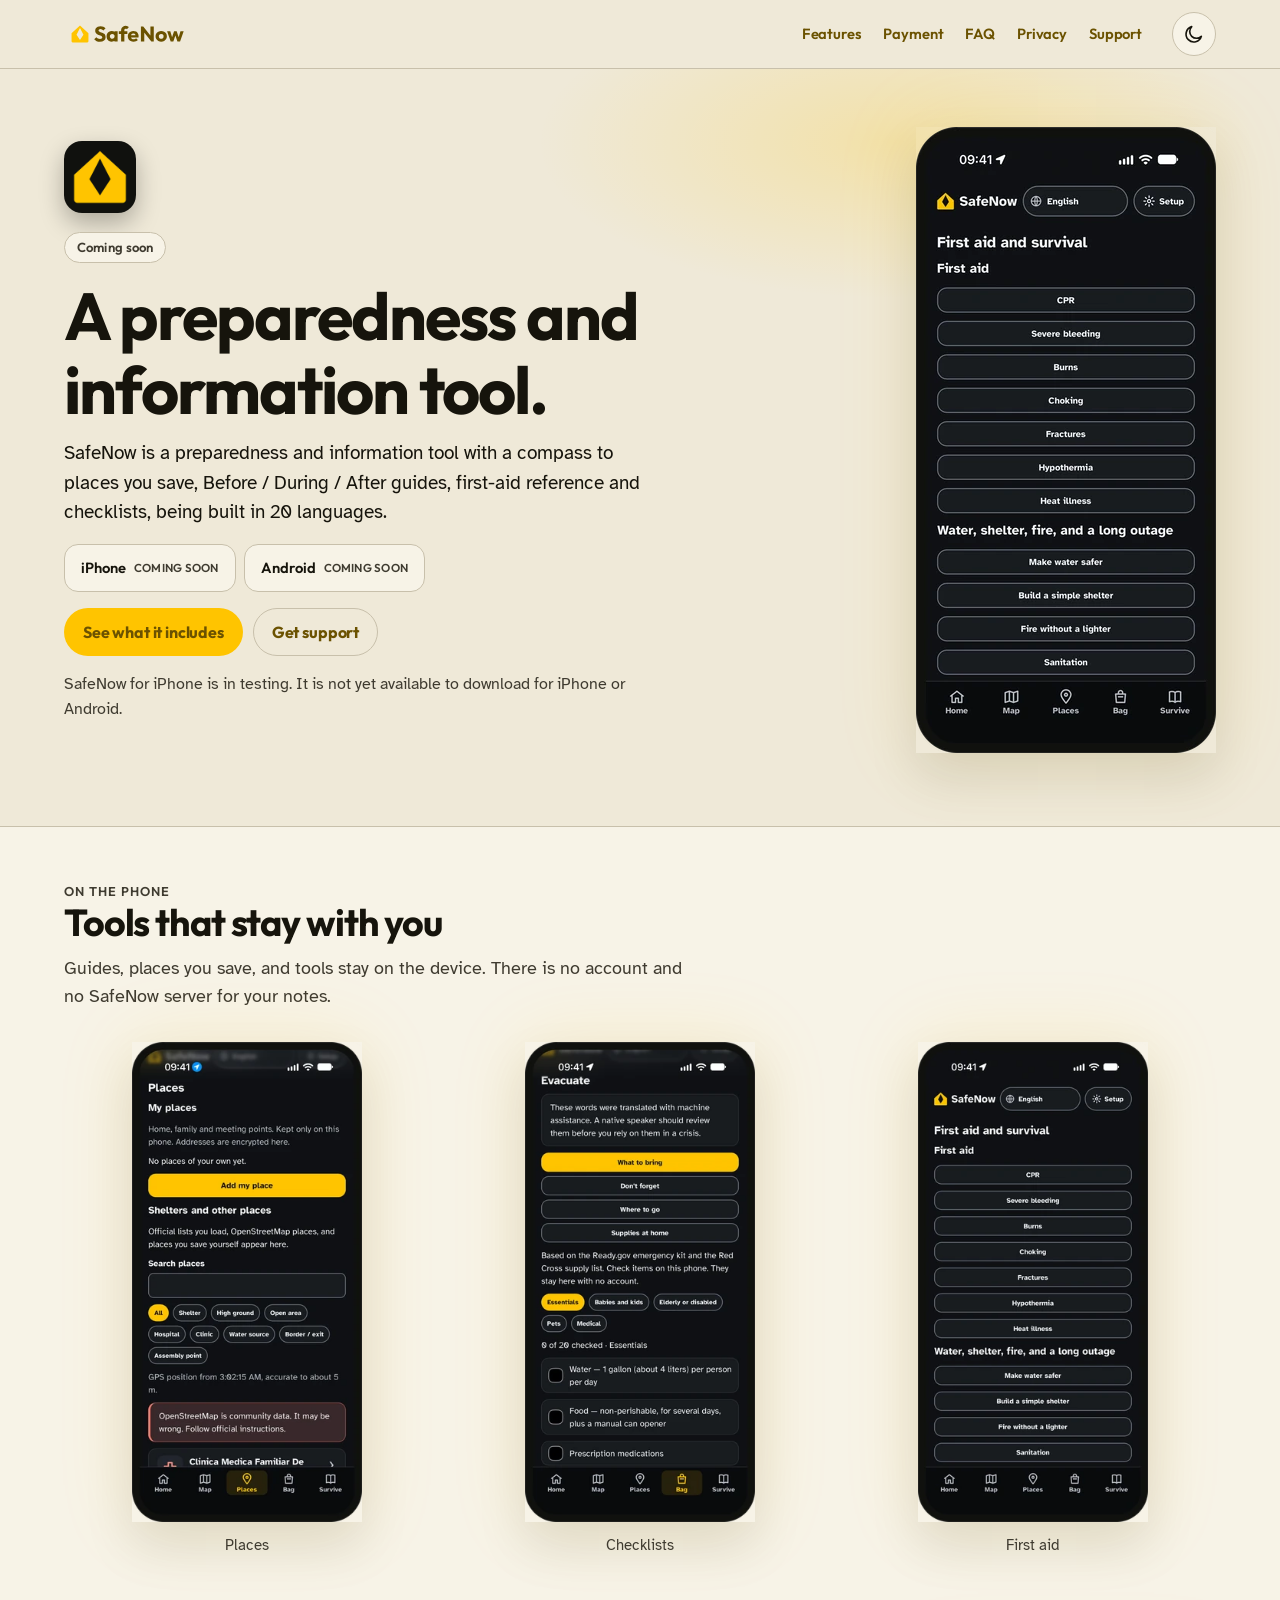
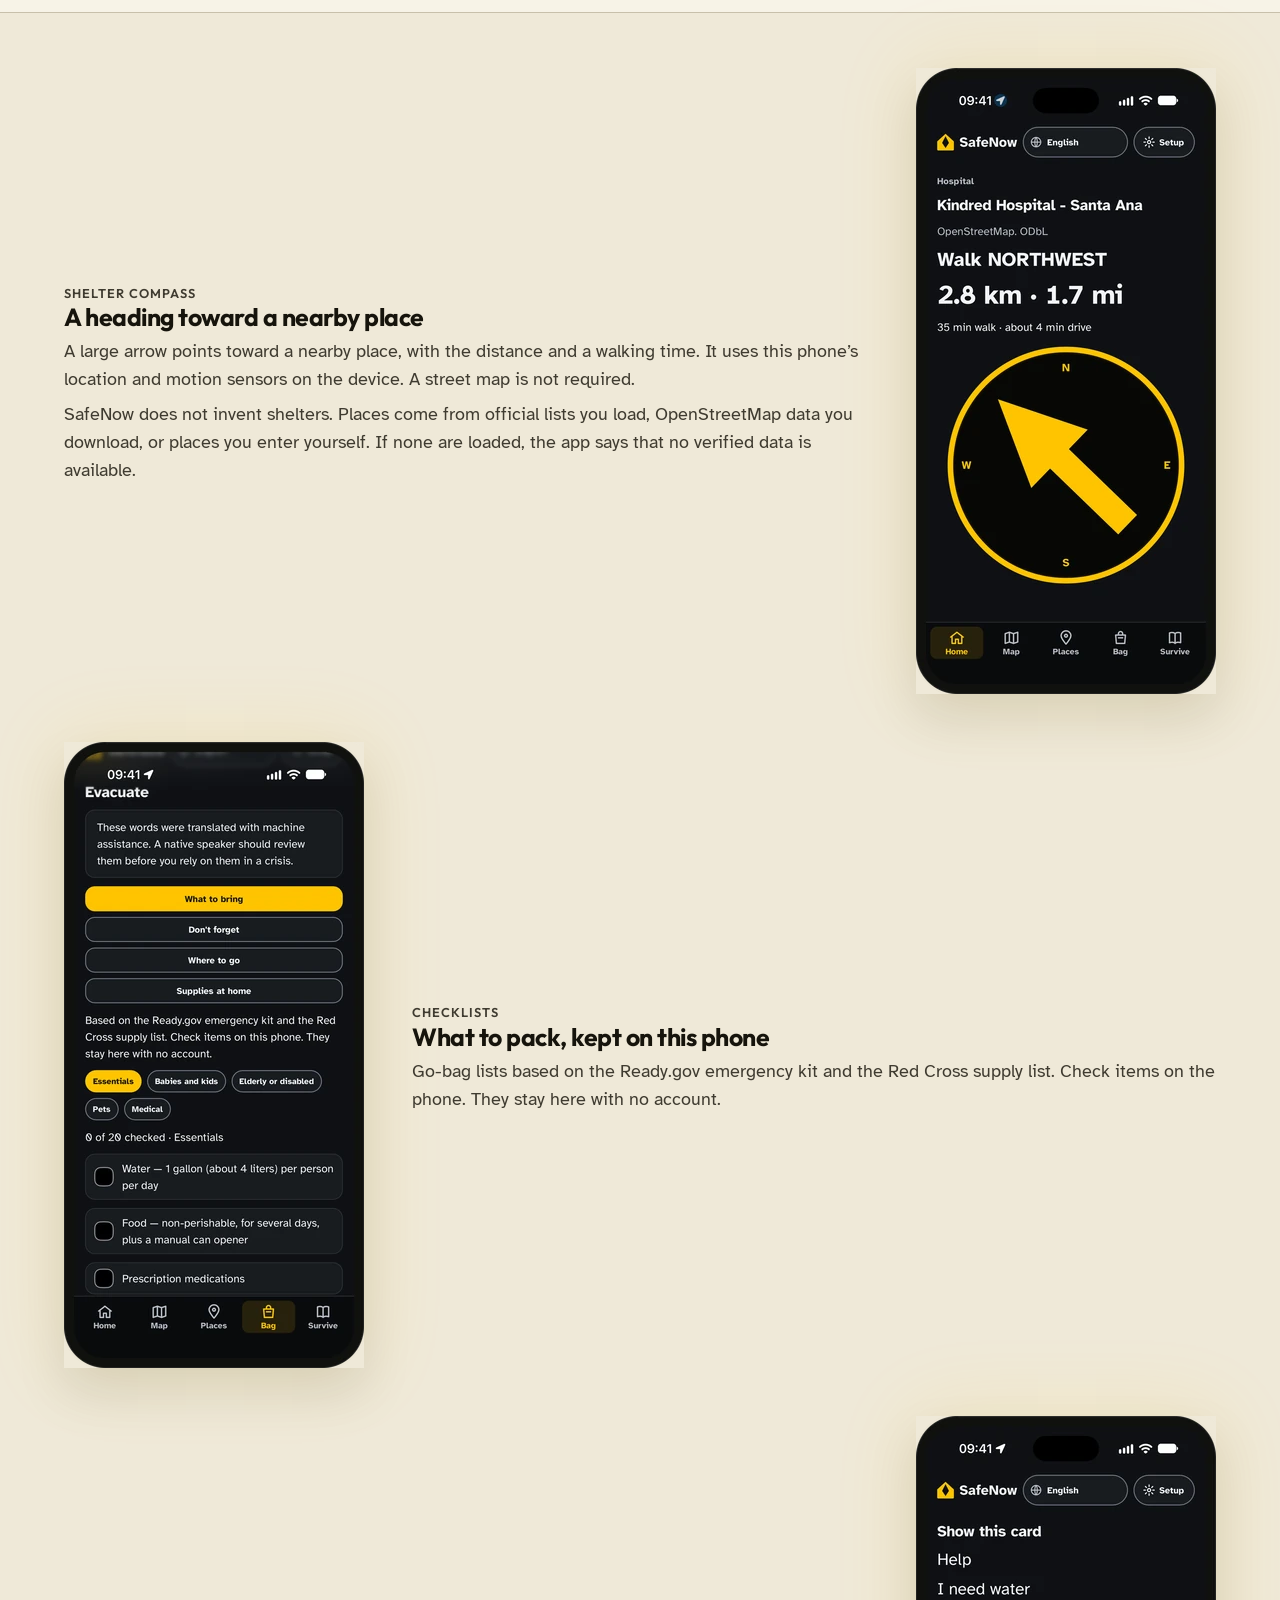
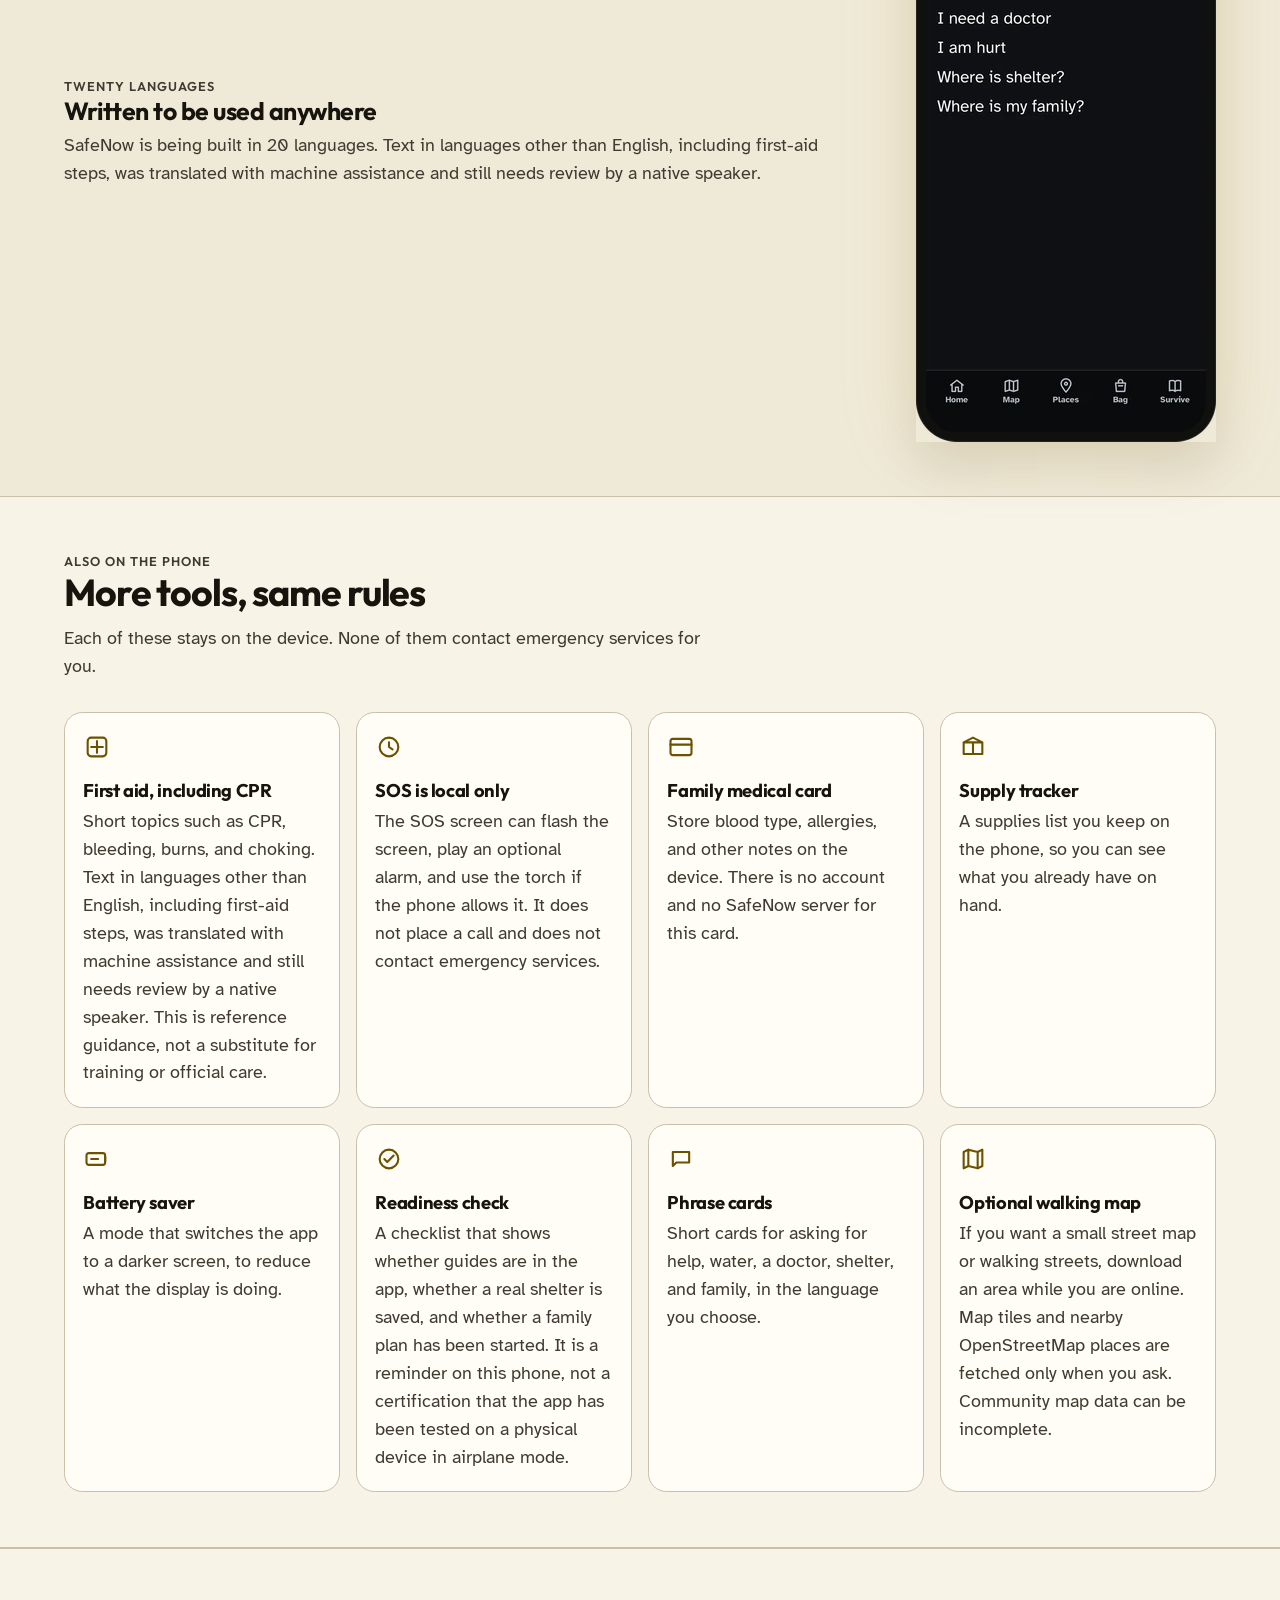
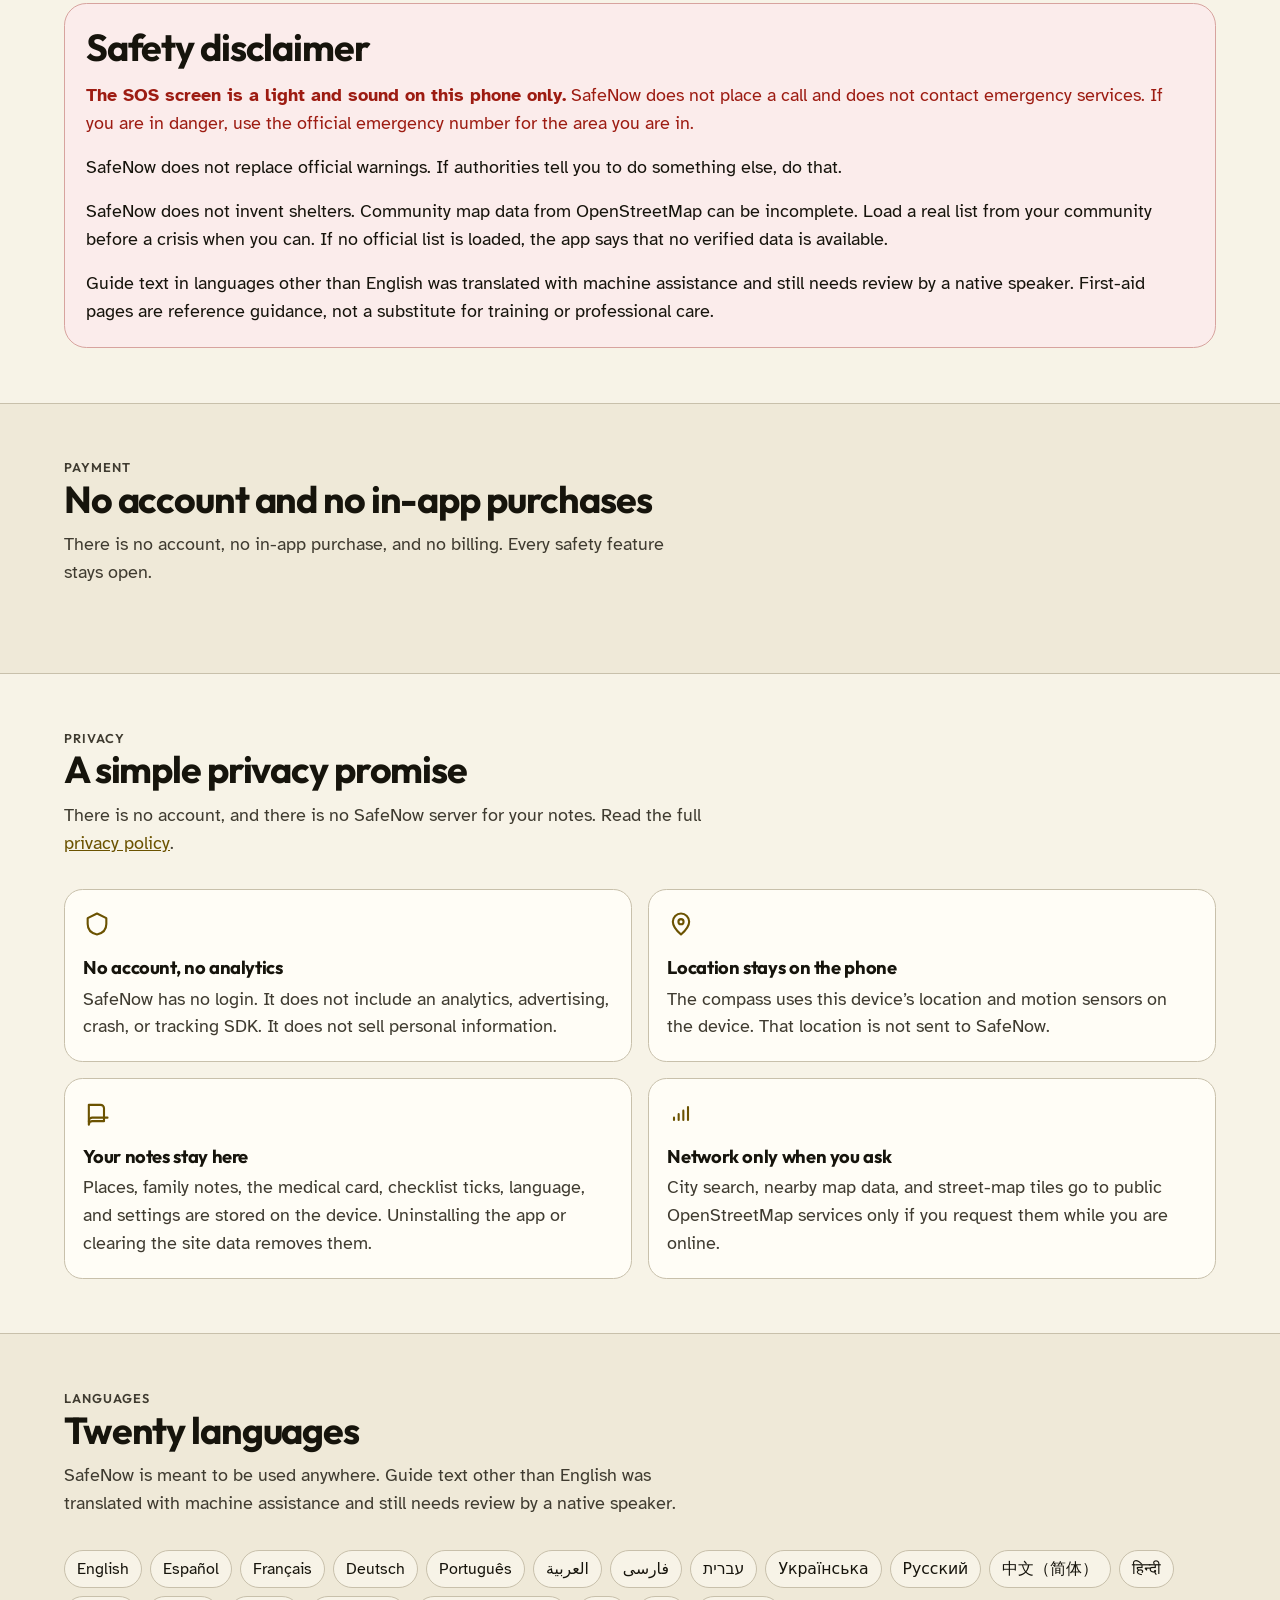
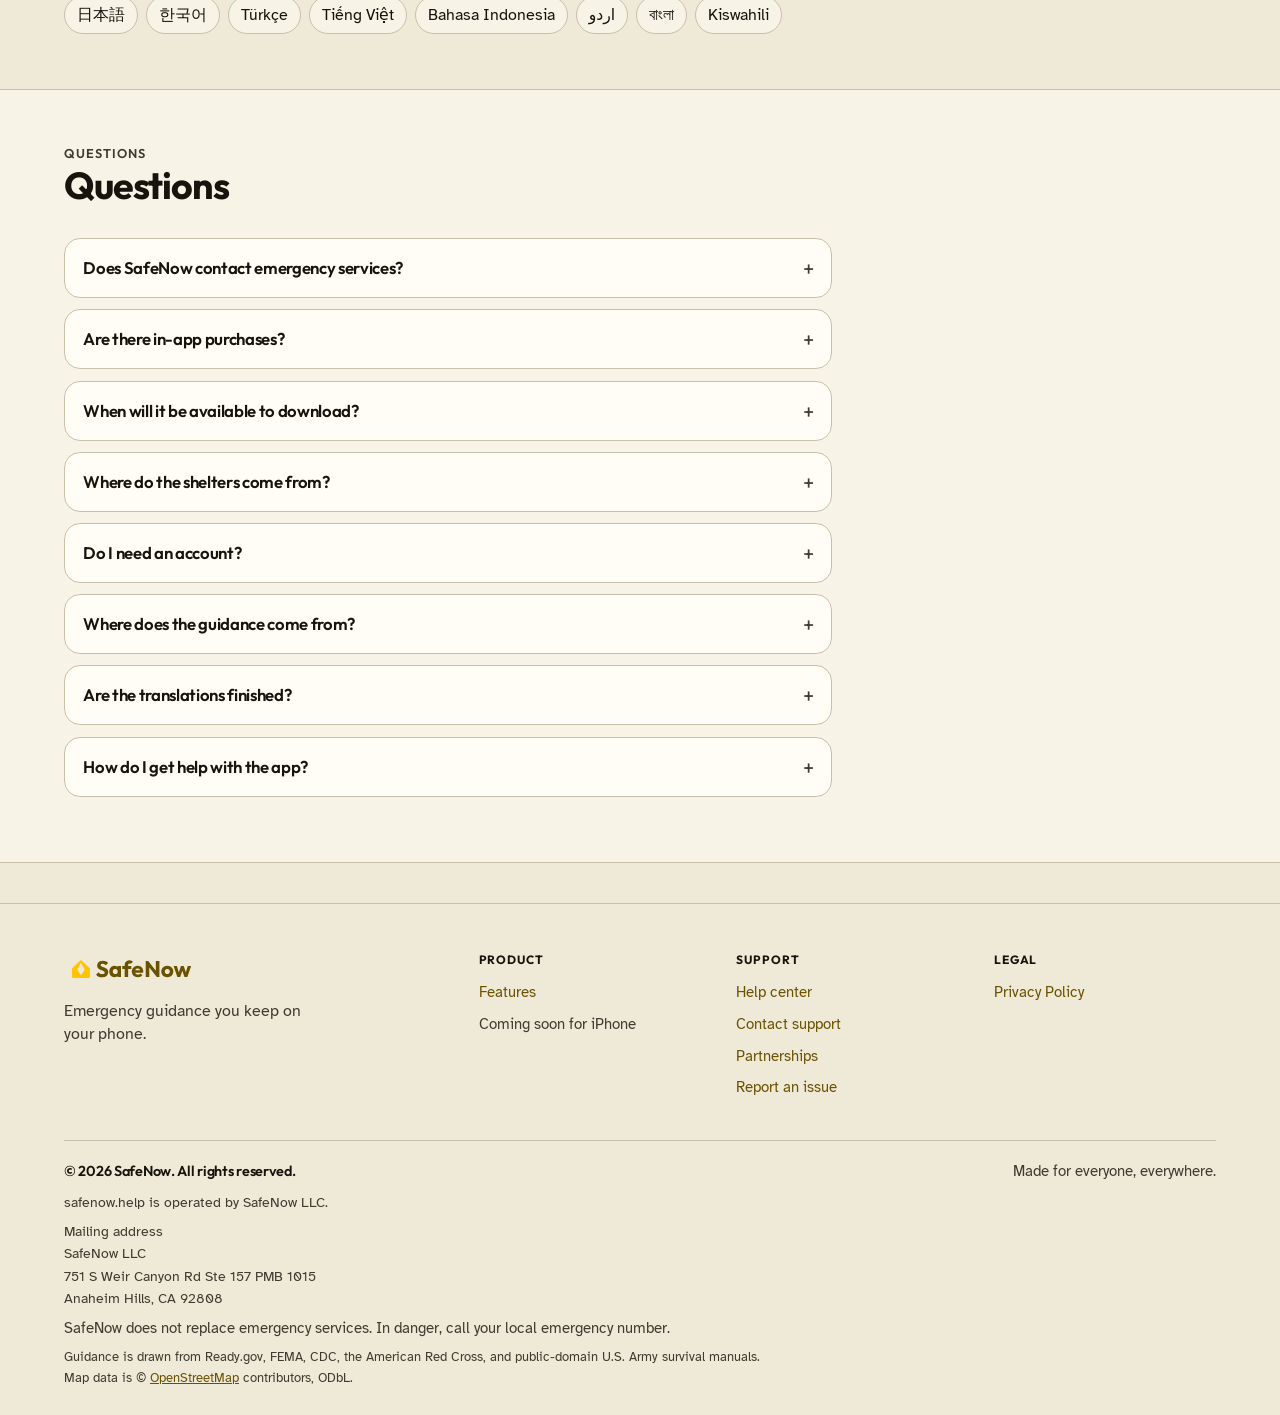
<file: index.html>
<!doctype html>
<html lang="en">
  <head>
    <meta charset="UTF-8" />
    <meta name="viewport" content="width=device-width, initial-scale=1" />
    <title>SafeNow — a preparedness and information tool</title>
    <meta name="description" content="SafeNow is a preparedness and information tool with a compass to places you save, Before / During / After guides, first-aid reference and checklists, being built in 20 languages. Coming soon for iPhone and Android." />
    <link rel="canonical" href="https://safenow.help/" />
    <meta property="og:type" content="website" />
    <meta property="og:site_name" content="SafeNow" />
    <meta property="og:title" content="SafeNow — a preparedness and information tool" />
    <meta property="og:description" content="SafeNow is a preparedness and information tool with a compass to places you save, Before / During / After guides, first-aid reference and checklists, being built in 20 languages. Coming soon for iPhone and Android." />
    <meta property="og:url" content="https://safenow.help/" />
    <meta property="og:image" content="https://safenow.help/images/og.jpg" />
    <meta property="og:image:width" content="1200" />
    <meta property="og:image:height" content="630" />
    <meta name="twitter:card" content="summary_large_image" />
    <link rel="icon" href="/favicon.svg" type="image/svg+xml" />
    <link rel="icon" href="/favicon-32.png" type="image/png" sizes="32x32" />
    <link rel="icon" href="/favicon-16.png" type="image/png" sizes="16x16" />
    <link rel="shortcut icon" href="/favicon.ico" />
    <link rel="apple-touch-icon" href="/apple-touch-icon.png" sizes="180x180" />
    <link rel="manifest" href="/site.webmanifest" />
    <link rel="stylesheet" href="/styles.css" />
    <meta name="theme-color" content="#10110e" media="(prefers-color-scheme: dark)" />
    <meta name="theme-color" content="#efe9d8" media="(prefers-color-scheme: light)" />
    <script>
      try {
        var t = localStorage.getItem("safenow-theme");
        if (t === "light" || t === "dark") document.documentElement.setAttribute("data-theme", t);
      } catch (e) {}
    </script>
  </head>
  <body>
    <a class="skip" href="#main">Skip to content</a>
    <header class="site-header">
      <div class="wrap header-inner">
        <a class="brand" href="/" aria-label="SafeNow">
          <svg class="brand-lockup" viewBox="0 0 5951 1496.72" role="img" aria-hidden="true" focusable="false">
            <g transform="translate(198.294 198.294) scale(1.074)">
              <path fill="#FFC400" fill-rule="evenodd" d="M512 144 L880 480 L880 832 A48 48 0 0 1 832 880 L192 880 A48 48 0 0 1 144 832 L144 480 Z M512 252 L662 543.2 L512 772 L362 543.2 Z"/>
            </g>
            <g transform="translate(1396 1101.36)">
              <path fill="currentColor" d="M280 11Q193 11 130.25 -17.25Q67.5 -45.5 16.0 -103.5L117.5 -205.0Q151.5 -165.5 193.0 -144.0Q234.5 -122.5 290.0 -122.5Q339.5 -122.5 367.25 -140.75Q395 -159 395 -191Q395.0 -219.5 377.0 -237.75Q359 -256 329.5 -269.0Q300 -282 264.5 -293.75Q229.0 -305.5 193.75 -321.25Q158.5 -337.0 129.0 -360.25Q99.5 -383.5 81.5 -419.25Q63.5 -455.0 63.5 -508.5Q63.5 -574.0 95.25 -620.75Q127.0 -667.5 183.0 -692.25Q239 -717 311.5 -717.0Q386 -717 447.5 -690.75Q509.0 -664.5 548.5 -620.0L446.5 -518.5Q415.0 -551.5 382.25 -567.5Q349.5 -583.5 309.0 -583.5Q267.5 -583.5 243.5 -568.0Q219.5 -552.5 219.5 -523.5Q219.5 -497.0 237.5 -480.5Q255.5 -464.0 285.0 -451.75Q314.5 -439.5 350.0 -427.5Q385.5 -415.5 420.75 -399.75Q456 -384 485.5 -359.5Q515 -335 533.0 -297.5Q551 -260 551 -205Q551.0 -103.5 479.0 -46.25Q407 11 280 11ZM829 10Q762 10 709.25 -23.0Q656.5 -56.0 626.25 -113.0Q596 -170 596.0 -242.5Q596.0 -315.5 626.25 -372.75Q656.5 -430.0 709.25 -463.0Q762 -496 829 -496Q878 -496 917.5 -477.0Q957 -458 981.75 -424.5Q1006.5 -391.0 1010 -348V-138Q1006.5 -95.0 982.0 -61.5Q957.5 -28.0 917.75 -9.0Q878 10 829 10ZM860 -128Q909 -128 939.0 -160.25Q969.0 -192.5 969 -243Q969 -277 955.5 -302.75Q942.0 -328.5 917.5 -343.25Q893 -358 860.5 -358.0Q828.5 -358.0 804.0 -343.25Q779.5 -328.5 765.25 -302.5Q751.0 -276.5 751 -243Q751.0 -209.5 765.0 -183.5Q779.0 -157.5 803.75 -142.75Q828.5 -128.0 860 -128ZM962.5 0.0V-130.5L985.5 -249.0L962.5 -366.5V-486.0H1113V0ZM1275 0V-527.5Q1275 -587 1301.25 -634.25Q1327.5 -681.5 1375.75 -709.25Q1424 -737 1490 -737Q1540 -737 1577.25 -720.5Q1614.5 -704.0 1642.5 -675.0L1546.5 -579.0Q1537 -589 1524.5 -594.25Q1512.0 -599.5 1495.0 -599.5Q1463.5 -599.5 1445.75 -581.75Q1428 -564 1428.0 -532.5V0ZM1167.5 -356.0V-486.0H1568V-356ZM1859.5 11.0Q1780.5 11.0 1719.25 -21.5Q1658 -54 1623.0 -111.75Q1588.0 -169.5 1588 -243Q1588 -316 1622.25 -373.25Q1656.5 -430.5 1715.75 -463.75Q1775 -497 1848.5 -497.0Q1920.5 -497.0 1975.75 -465.75Q2031.0 -434.5 2062.5 -379.5Q2094.0 -324.5 2094 -254Q2094.0 -240.5 2092.5 -226.0Q2091.0 -211.5 2087 -193L1668.0 -191.5V-296.5L2022 -298L1956.0 -253.5Q1955.0 -295.5 1942.75 -323.25Q1930.5 -351.0 1907.25 -365.5Q1884 -380 1849.5 -380.0Q1813.5 -380.0 1787.0 -363.5Q1760.5 -347.0 1746.25 -316.75Q1732.0 -286.5 1732 -244Q1732 -201 1747.25 -170.25Q1762.5 -139.5 1791.0 -123.25Q1819.5 -107.0 1859 -107Q1895 -107 1924.0 -119.25Q1953.0 -131.5 1975.0 -156.5L2059.0 -72.5Q2023 -31 1972.0 -10.0Q1921 11 1859.5 11.0ZM2201.5 0.0V-706.0H2311.5L2359 -565V0ZM2689 0 2273 -533 2311.5 -706.0 2727.5 -173.0ZM2689 0 2646.5 -140.5V-706.0H2804V0ZM3152 11Q3076.5 11.0 3016.25 -22.5Q2956 -56 2921.0 -114.0Q2886 -172 2886 -244Q2886 -316 2920.75 -373.0Q2955.5 -430.0 3015.75 -463.5Q3076 -497 3151.5 -497.0Q3227.5 -497.0 3287.5 -463.75Q3347.5 -430.5 3382.5 -373.25Q3417.5 -316.0 3417.5 -244.0Q3417.5 -172.0 3382.75 -114.0Q3348 -56 3288.0 -22.5Q3228 11 3152 11ZM3151.5 -128.0Q3184.5 -128.0 3209.5 -142.5Q3234.5 -157.0 3248.25 -183.25Q3262.0 -209.5 3262.0 -243.5Q3262.0 -277.5 3247.75 -303.25Q3233.5 -329.0 3209.0 -343.5Q3184.5 -358.0 3151.5 -358.0Q3119.5 -358.0 3094.5 -343.25Q3069.5 -328.5 3055.5 -302.75Q3041.5 -277.0 3041.5 -243.0Q3041.5 -209.5 3055.5 -183.25Q3069.5 -157.0 3094.5 -142.5Q3119.5 -128.0 3151.5 -128.0ZM3594.5 0.0 3426.5 -486.0H3576.5L3681.0 -132.5L3636.5 -131.5L3751.5 -486.0H3876L3991.5 -131.5L3946.5 -132.5L4052 -486H4202L4034 0H3908.5L3795.5 -336.0H3833.5L3719 0Z"/>
            </g>
          </svg>
        </a>
        <nav class="site-nav site-nav-desktop" aria-label="Site">
            <a href="/#features">Features</a>
            <a href="/#pricing">Payment</a>
            <a href="/#faq">FAQ</a>
            <a href="/privacy/">Privacy</a>
            <a href="/support/">Support</a>
        </nav>
        <div class="header-tools">
          <details class="nav-menu">
            <summary>Menu</summary>
            <nav class="site-nav" aria-label="Site">
              <a href="/#features">Features</a>
              <a href="/#pricing">Payment</a>
              <a href="/#faq">FAQ</a>
              <a href="/privacy/">Privacy</a>
              <a href="/support/">Support</a>
            </nav>
          </details>
          <button type="button" class="theme-toggle" data-theme-toggle aria-label="Switch to light theme">
            <svg class="icon-light" viewBox="0 0 24 24" aria-hidden="true">
              <circle cx="12" cy="12" r="4" />
              <path d="M12 3v2M12 19v2M4.9 4.9l1.4 1.4M17.7 17.7l1.4 1.4M3 12h2M19 12h2M4.9 19.1l1.4-1.4M17.7 6.3l1.4-1.4" />
            </svg>
            <svg class="icon-dark" viewBox="0 0 24 24" aria-hidden="true">
              <path d="M20 14.5A8.5 8.5 0 1 1 9.5 4 7 7 0 0 0 20 14.5z" />
            </svg>
          </button>
        </div>
      </div>
    </header>
    <main id="main">
      <section class="hero">
        <div class="hero-glow" aria-hidden="true"></div>
        <div class="wrap hero-grid">
          <div class="hero-copy">
            <img class="app-icon" src="/apple-touch-icon.png" width="180" height="180" alt="SafeNow app icon: a yellow shelter mark on a dark field." />
            <p class="pill pill-muted">Coming soon</p>
            <h1>A preparedness and information tool.</h1>
            <p class="lede">SafeNow is a preparedness and information tool with a compass to places you save, Before / During / After guides, first-aid reference and checklists, being built in 20 languages.</p>
            <p class="store-row" aria-label="Store availability">
              <span class="store-soon"><span>iPhone</span><small>Coming soon</small></span>
              <span class="store-soon"><span>Android</span><small>Coming soon</small></span>
            </p>
            <p class="hero-actions">
              <a class="btn btn-primary" href="#features">See what it includes</a>
              <a class="btn btn-ghost" href="/support/">Get support</a>
            </p>
            <p class="status">SafeNow for iPhone is in testing. It is not yet available to download for iPhone or Android.</p>
          </div>
          <div class="hero-visual">
            <figure class="device-shadow">
              <picture>
                <source type="image/webp"
                        srcset="/images/hero.webp 1x, /images/hero@2x.webp 2x" />
                <img src="/images/hero.png"
                     srcset="/images/hero.png 1x, /images/hero@2x.png 2x"
                     width="300" height="626"
                     alt="SafeNow First aid and survival screen, with first-aid topics (CPR, severe bleeding, burns, choking, fractures, hypothermia, and heat illness) and topics for making water safer, building a simple shelter, fire without a lighter, and sanitation."
                     loading="eager" />
              </picture>
            </figure>
          </div>
        </div>
      </section>

      <section class="section band" id="features">
        <div class="wrap">
          <div class="section-head">
            <p class="kicker">On the phone</p>
            <h2>Tools that stay with you</h2>
            <p>Guides, places you save, and tools stay on the device. There is no account and no SafeNow server for your notes.</p>
          </div>

          <div class="shot-gallery" role="list">
            <div role="listitem">
            <figure class="device-shadow">
              <picture>
                <source type="image/webp"
                        srcset="/images/places.webp 1x, /images/places@2x.webp 2x" />
                <img src="/images/places.png"
                     srcset="/images/places.png 1x, /images/places@2x.png 2x"
                     width="300" height="626"
                     alt="SafeNow Places screen, with a My places area that has no saved places yet, an Add my place button, filters for shelters and other places, including Shelter, Hospital, Clinic, Water source, and Assembly point, and a notice that OpenStreetMap is community data, it may be wrong, and to follow official instructions."
                     loading="lazy" />
              </picture>
            </figure>
            <p class="phone-caption">Places</p>
            </div>
            <div role="listitem">
            <figure class="device-shadow">
              <picture>
                <source type="image/webp"
                        srcset="/images/checklists.webp 1x, /images/checklists@2x.webp 2x" />
                <img src="/images/checklists.png"
                     srcset="/images/checklists.png 1x, /images/checklists@2x.png 2x"
                     width="300" height="626"
                     alt="SafeNow Evacuate checklist, Essentials group, with 0 of 20 items checked. Visible items include water (1 gallon, about 4 liters, per person per day), food (non-perishable, for several days, plus a manual can opener), and prescription medications. The screen cites the Ready.gov emergency kit and the Red Cross supply list, and notes that a native speaker should review machine-assisted translations."
                     loading="lazy" />
              </picture>
            </figure>
            <p class="phone-caption">Checklists</p>
            </div>
            <div role="listitem">
            <figure class="device-shadow">
              <picture>
                <source type="image/webp"
                        srcset="/images/first-aid.webp 1x, /images/first-aid@2x.webp 2x" />
                <img src="/images/first-aid.png"
                     srcset="/images/first-aid.png 1x, /images/first-aid@2x.png 2x"
                     width="300" height="626"
                     alt="SafeNow First aid and survival screen, with first-aid topics (CPR, severe bleeding, burns, choking, fractures, hypothermia, and heat illness) and topics for making water safer, building a simple shelter, fire without a lighter, and sanitation."
                     loading="lazy" />
              </picture>
            </figure>
            <p class="phone-caption">First aid</p>
            </div>
          </div>
        </div>
      </section>

      <section class="section">
        <div class="wrap">
          <article class="feature-row">
            <div class="feature-copy">
              <p class="kicker">Shelter compass</p>
              <h3>A heading toward a nearby place</h3>
              <p>A large arrow points toward a nearby place, with the distance and a walking time. It uses this phone’s location and motion sensors on the device. A street map is not required.</p>
              <p>SafeNow does not invent shelters. Places come from official lists you load, OpenStreetMap data you download, or places you enter yourself. If none are loaded, the app says that no verified data is available.</p>
            </div>
            <figure class="device-shadow">
              <picture>
                <source type="image/webp"
                        srcset="/images/compass.webp 1x, /images/compass@2x.webp 2x" />
                <img src="/images/compass.png"
                     srcset="/images/compass.png 1x, /images/compass@2x.png 2x"
                     width="300" height="626"
                     alt="SafeNow compass screen heading toward Kindred Hospital - Santa Ana, credited to OpenStreetMap (ODbL), with a large yellow arrow pointing northwest, a distance of 2.8 km (1.7 mi), and a 35-minute walk."
                     loading="lazy" />
              </picture>
            </figure>
          </article>

          <article class="feature-row flip">
            <div class="feature-copy">
              <p class="kicker">Checklists</p>
              <h3>What to pack, kept on this phone</h3>
              <p>Go-bag lists based on the Ready.gov emergency kit and the Red Cross supply list. Check items on the phone. They stay here with no account.</p>
            </div>
            <figure class="device-shadow">
              <picture>
                <source type="image/webp"
                        srcset="/images/checklists.webp 1x, /images/checklists@2x.webp 2x" />
                <img src="/images/checklists.png"
                     srcset="/images/checklists.png 1x, /images/checklists@2x.png 2x"
                     width="300" height="626"
                     alt="SafeNow Evacuate checklist, Essentials group, with 0 of 20 items checked. Visible items include water (1 gallon, about 4 liters, per person per day), food (non-perishable, for several days, plus a manual can opener), and prescription medications. The screen cites the Ready.gov emergency kit and the Red Cross supply list, and notes that a native speaker should review machine-assisted translations."
                     loading="lazy" />
              </picture>
            </figure>
          </article>

          <article class="feature-row">
            <div class="feature-copy">
              <p class="kicker">Twenty languages</p>
              <h3>Written to be used anywhere</h3>
              <p>SafeNow is being built in 20 languages. Text in languages other than English, including first-aid steps, was translated with machine assistance and still needs review by a native speaker.</p>
            </div>
            <figure class="device-shadow">
              <picture>
                <source type="image/webp"
                        srcset="/images/phrases.webp 1x, /images/phrases@2x.webp 2x" />
                <img src="/images/phrases.png"
                     srcset="/images/phrases.png 1x, /images/phrases@2x.png 2x"
                     width="300" height="626"
                     alt="SafeNow phrase card headed Show this card, with English lines for help, water, a doctor, being hurt, shelter, and family."
                     loading="lazy" />
              </picture>
            </figure>
          </article>
        </div>
      </section>

      <section class="section band">
        <div class="wrap">
          <div class="section-head">
            <p class="kicker">Also on the phone</p>
            <h2>More tools, same rules</h2>
            <p>Each of these stays on the device. None of them contact emergency services for you.</p>
          </div>
          <div class="card-grid">
            <article class="card">
              <svg viewBox="0 0 24 24" aria-hidden="true"><path d="M12 7v10M7 12h10"/><rect x="4" y="4" width="16" height="16" rx="3"/></svg>
              <h3>First aid, including CPR</h3>
              <p>Short topics such as CPR, bleeding, burns, and choking. Text in languages other than English, including first-aid steps, was translated with machine assistance and still needs review by a native speaker. This is reference guidance, not a substitute for training or official care.</p>
            </article>
            <article class="card">
              <svg viewBox="0 0 24 24" aria-hidden="true"><circle cx="12" cy="12" r="8"/><path d="M12 8v4l3 2"/></svg>
              <h3>SOS is local only</h3>
              <p>The SOS screen can flash the screen, play an optional alarm, and use the torch if the phone allows it. It does not place a call and does not contact emergency services.</p>
            </article>
            <article class="card">
              <svg viewBox="0 0 24 24" aria-hidden="true"><rect x="3" y="5" width="18" height="14" rx="2"/><path d="M3 10h18"/></svg>
              <h3>Family medical card</h3>
              <p>Store blood type, allergies, and other notes on the device. There is no account and no SafeNow server for this card.</p>
            </article>
            <article class="card">
              <svg viewBox="0 0 24 24" aria-hidden="true"><path d="M4 8h16v10H4zM4 8l8-4 8 4M12 8v10"/></svg>
              <h3>Supply tracker</h3>
              <p>A supplies list you keep on the phone, so you can see what you already have on hand.</p>
            </article>
            <article class="card">
              <svg viewBox="0 0 24 24" aria-hidden="true"><rect x="3" y="7" width="16" height="10" rx="2"/><path d="M19 10v4M7 12h6"/></svg>
              <h3>Battery saver</h3>
              <p>A mode that switches the app to a darker screen, to reduce what the display is doing.</p>
            </article>
            <article class="card">
              <svg viewBox="0 0 24 24" aria-hidden="true"><circle cx="12" cy="12" r="8"/><path d="M8 12l2.5 2.5L16 9"/></svg>
              <h3>Readiness check</h3>
              <p>A checklist that shows whether guides are in the app, whether a real shelter is saved, and whether a family plan has been started. It is a reminder on this phone, not a certification that the app has been tested on a physical device in airplane mode.</p>
            </article>
            <article class="card">
              <svg viewBox="0 0 24 24" aria-hidden="true"><path d="M5 6h14v9H8l-3 3V6z"/></svg>
              <h3>Phrase cards</h3>
              <p>Short cards for asking for help, water, a doctor, shelter, and family, in the language you choose.</p>
            </article>
            <article class="card">
              <svg viewBox="0 0 24 24" aria-hidden="true"><path d="M8 4l8 2v14l-8-2V4zM8 4L4 6v14l4-2M16 6l4-2v14l-4 2"/></svg>
              <h3>Optional walking map</h3>
              <p>If you want a small street map or walking streets, download an area while you are online. Map tiles and nearby OpenStreetMap places are fetched only when you ask. Community map data can be incomplete.</p>
            </article>
          </div>
        </div>
      </section>

      <section class="section band" id="safety">
        <div class="wrap">
          <div class="panel warn-panel">
            <h2>Safety disclaimer</h2>
            <p class="warn"><strong>The SOS screen is a light and sound on this phone only.</strong> SafeNow does not place a call and does not contact emergency services. If you are in danger, use the official emergency number for the area you are in.</p>
            <p>SafeNow does not replace official warnings. If authorities tell you to do something else, do that.</p>
            <p>SafeNow does not invent shelters. Community map data from OpenStreetMap can be incomplete. Load a real list from your community before a crisis when you can. If no official list is loaded, the app says that no verified data is available.</p>
            <p>Guide text in languages other than English was translated with machine assistance and still needs review by a native speaker. First-aid pages are reference guidance, not a substitute for training or professional care.</p>
          </div>
        </div>
      </section>

      <section class="section" id="pricing">
        <div class="wrap">
          <div class="section-head">
            <p class="kicker">Payment</p>
            <h2>No account and no in-app purchases</h2>
            <p>There is no account, no in-app purchase, and no billing. Every safety feature stays open.</p>
          </div>
        </div>
      </section>

      <section class="section band" id="privacy-promise">
        <div class="wrap">
          <div class="section-head">
            <p class="kicker">Privacy</p>
            <h2>A simple privacy promise</h2>
            <p>There is no account, and there is no SafeNow server for your notes. Read the full <a href="/privacy/">privacy policy</a>.</p>
          </div>
          <div class="promise-grid">
            <article class="card">
              <svg viewBox="0 0 24 24" aria-hidden="true"><path d="M12 3l8 4v5c0 5-3.5 8-8 9-4.5-1-8-4-8-9V7z"/></svg>
              <h3>No account, no analytics</h3>
              <p>SafeNow has no login. It does not include an analytics, advertising, crash, or tracking SDK. It does not sell personal information.</p>
            </article>
            <article class="card">
              <svg viewBox="0 0 24 24" aria-hidden="true"><path d="M12 21s7-6.2 7-11a7 7 0 1 0-14 0c0 4.8 7 11 7 11z"/><circle cx="12" cy="10" r="2.2"/></svg>
              <h3>Location stays on the phone</h3>
              <p>The compass uses this device’s location and motion sensors on the device. That location is not sent to SafeNow.</p>
            </article>
            <article class="card">
              <svg viewBox="0 0 24 24" aria-hidden="true"><path d="M5 5h10a3 3 0 0 1 3 3v11H8a3 3 0 0 0-3 3V5z"/><path d="M5 19a3 3 0 0 1 3-3h13"/></svg>
              <h3>Your notes stay here</h3>
              <p>Places, family notes, the medical card, checklist ticks, language, and settings are stored on the device. Uninstalling the app or clearing the site data removes them.</p>
            </article>
            <article class="card">
              <svg viewBox="0 0 24 24" aria-hidden="true"><path d="M6 16v2M10 13v5M14 10v8M18 7v11"/></svg>
              <h3>Network only when you ask</h3>
              <p>City search, nearby map data, and street-map tiles go to public OpenStreetMap services only if you request them while you are online.</p>
            </article>
          </div>
        </div>
      </section>

      <section class="section" id="languages">
        <div class="wrap">
          <div class="section-head">
            <p class="kicker">Languages</p>
            <h2>Twenty languages</h2>
            <p>SafeNow is meant to be used anywhere. Guide text other than English was translated with machine assistance and still needs review by a native speaker.</p>
          </div>
          <ul class="lang-list">
            <li>English</li>
            <li>Español</li>
            <li>Français</li>
            <li>Deutsch</li>
            <li>Português</li>
            <li lang="ar">العربية</li>
            <li lang="fa">فارسی</li>
            <li lang="he">עברית</li>
            <li>Українська</li>
            <li lang="ru">Русский</li>
            <li lang="zh">中文（简体）</li>
            <li lang="hi">हिन्दी</li>
            <li lang="ja">日本語</li>
            <li lang="ko">한국어</li>
            <li>Türkçe</li>
            <li>Tiếng Việt</li>
            <li>Bahasa Indonesia</li>
            <li lang="ur">اردو</li>
            <li lang="bn">বাংলা</li>
            <li>Kiswahili</li>
          </ul>
        </div>
      </section>

      <section class="section band" id="faq">
        <div class="wrap">
          <div class="section-head">
            <p class="kicker">Questions</p>
            <h2>Questions</h2>
          </div>
          <div class="faq">
            <details>
              <summary>Does SafeNow contact emergency services?</summary>
              <p>No. The SOS screen is a light and sound on this phone only. It does not place a call and it does not contact emergency services. If you are in danger, use the official emergency number for the area you are in.</p>
            </details>
            <details>
              <summary>Are there in-app purchases?</summary>
              <p>There is no account, no in-app purchase, and no billing. Safety features are not locked.</p>
            </details>
            <details>
              <summary>When will it be available to download?</summary>
              <p>SafeNow for iPhone is in testing. It is not yet available to download for iPhone or Android.</p>
            </details>
            <details>
              <summary>Where do the shelters come from?</summary>
              <p>SafeNow does not invent shelters. Places come from official lists you load, OpenStreetMap data you download, or places you enter yourself. If none are loaded, the app says that no verified data is available. Community map data can be incomplete.</p>
            </details>
            <details>
              <summary>Do I need an account?</summary>
              <p>No. There is no account and no login. Places, family notes, medical card details, and checklist ticks stay on the device. See the <a href="/privacy/">privacy policy</a>.</p>
            </details>
            <details>
              <summary>Where does the guidance come from?</summary>
              <p>Guidance is drawn from Ready.gov, FEMA, CDC, the American Red Cross, and public-domain U.S. Army survival manuals. Map data is © OpenStreetMap contributors, ODbL. SafeNow does not replace official warnings.</p>
            </details>
            <details>
              <summary>Are the translations finished?</summary>
              <p>The app is being built in 20 languages. Text in languages other than English, including first-aid steps, was translated with machine assistance and still needs review by a native speaker.</p>
            </details>
            <details>
              <summary>How do I get help with the app?</summary>
              <p>See the <a href="/support/">support page</a>. You can open a GitHub Issue on the public SafeNow site repository. Please do not include medical details, exact home addresses, or other sensitive information in a public issue.</p>
            </details>
          </div>
        </div>
      </section>
    </main>
    <footer class="site-footer">
      <div class="wrap">
        <div class="footer-top">
          <div class="footer-brand-col">
            <a class="footer-brand" href="/" aria-label="SafeNow">
          <svg class="brand-lockup" viewBox="0 0 5951 1496.72" role="img" aria-hidden="true" focusable="false">
            <g transform="translate(198.294 198.294) scale(1.074)">
              <path fill="#FFC400" fill-rule="evenodd" d="M512 144 L880 480 L880 832 A48 48 0 0 1 832 880 L192 880 A48 48 0 0 1 144 832 L144 480 Z M512 252 L662 543.2 L512 772 L362 543.2 Z"/>
            </g>
            <g transform="translate(1396 1101.36)">
              <path fill="currentColor" d="M280 11Q193 11 130.25 -17.25Q67.5 -45.5 16.0 -103.5L117.5 -205.0Q151.5 -165.5 193.0 -144.0Q234.5 -122.5 290.0 -122.5Q339.5 -122.5 367.25 -140.75Q395 -159 395 -191Q395.0 -219.5 377.0 -237.75Q359 -256 329.5 -269.0Q300 -282 264.5 -293.75Q229.0 -305.5 193.75 -321.25Q158.5 -337.0 129.0 -360.25Q99.5 -383.5 81.5 -419.25Q63.5 -455.0 63.5 -508.5Q63.5 -574.0 95.25 -620.75Q127.0 -667.5 183.0 -692.25Q239 -717 311.5 -717.0Q386 -717 447.5 -690.75Q509.0 -664.5 548.5 -620.0L446.5 -518.5Q415.0 -551.5 382.25 -567.5Q349.5 -583.5 309.0 -583.5Q267.5 -583.5 243.5 -568.0Q219.5 -552.5 219.5 -523.5Q219.5 -497.0 237.5 -480.5Q255.5 -464.0 285.0 -451.75Q314.5 -439.5 350.0 -427.5Q385.5 -415.5 420.75 -399.75Q456 -384 485.5 -359.5Q515 -335 533.0 -297.5Q551 -260 551 -205Q551.0 -103.5 479.0 -46.25Q407 11 280 11ZM829 10Q762 10 709.25 -23.0Q656.5 -56.0 626.25 -113.0Q596 -170 596.0 -242.5Q596.0 -315.5 626.25 -372.75Q656.5 -430.0 709.25 -463.0Q762 -496 829 -496Q878 -496 917.5 -477.0Q957 -458 981.75 -424.5Q1006.5 -391.0 1010 -348V-138Q1006.5 -95.0 982.0 -61.5Q957.5 -28.0 917.75 -9.0Q878 10 829 10ZM860 -128Q909 -128 939.0 -160.25Q969.0 -192.5 969 -243Q969 -277 955.5 -302.75Q942.0 -328.5 917.5 -343.25Q893 -358 860.5 -358.0Q828.5 -358.0 804.0 -343.25Q779.5 -328.5 765.25 -302.5Q751.0 -276.5 751 -243Q751.0 -209.5 765.0 -183.5Q779.0 -157.5 803.75 -142.75Q828.5 -128.0 860 -128ZM962.5 0.0V-130.5L985.5 -249.0L962.5 -366.5V-486.0H1113V0ZM1275 0V-527.5Q1275 -587 1301.25 -634.25Q1327.5 -681.5 1375.75 -709.25Q1424 -737 1490 -737Q1540 -737 1577.25 -720.5Q1614.5 -704.0 1642.5 -675.0L1546.5 -579.0Q1537 -589 1524.5 -594.25Q1512.0 -599.5 1495.0 -599.5Q1463.5 -599.5 1445.75 -581.75Q1428 -564 1428.0 -532.5V0ZM1167.5 -356.0V-486.0H1568V-356ZM1859.5 11.0Q1780.5 11.0 1719.25 -21.5Q1658 -54 1623.0 -111.75Q1588.0 -169.5 1588 -243Q1588 -316 1622.25 -373.25Q1656.5 -430.5 1715.75 -463.75Q1775 -497 1848.5 -497.0Q1920.5 -497.0 1975.75 -465.75Q2031.0 -434.5 2062.5 -379.5Q2094.0 -324.5 2094 -254Q2094.0 -240.5 2092.5 -226.0Q2091.0 -211.5 2087 -193L1668.0 -191.5V-296.5L2022 -298L1956.0 -253.5Q1955.0 -295.5 1942.75 -323.25Q1930.5 -351.0 1907.25 -365.5Q1884 -380 1849.5 -380.0Q1813.5 -380.0 1787.0 -363.5Q1760.5 -347.0 1746.25 -316.75Q1732.0 -286.5 1732 -244Q1732 -201 1747.25 -170.25Q1762.5 -139.5 1791.0 -123.25Q1819.5 -107.0 1859 -107Q1895 -107 1924.0 -119.25Q1953.0 -131.5 1975.0 -156.5L2059.0 -72.5Q2023 -31 1972.0 -10.0Q1921 11 1859.5 11.0ZM2201.5 0.0V-706.0H2311.5L2359 -565V0ZM2689 0 2273 -533 2311.5 -706.0 2727.5 -173.0ZM2689 0 2646.5 -140.5V-706.0H2804V0ZM3152 11Q3076.5 11.0 3016.25 -22.5Q2956 -56 2921.0 -114.0Q2886 -172 2886 -244Q2886 -316 2920.75 -373.0Q2955.5 -430.0 3015.75 -463.5Q3076 -497 3151.5 -497.0Q3227.5 -497.0 3287.5 -463.75Q3347.5 -430.5 3382.5 -373.25Q3417.5 -316.0 3417.5 -244.0Q3417.5 -172.0 3382.75 -114.0Q3348 -56 3288.0 -22.5Q3228 11 3152 11ZM3151.5 -128.0Q3184.5 -128.0 3209.5 -142.5Q3234.5 -157.0 3248.25 -183.25Q3262.0 -209.5 3262.0 -243.5Q3262.0 -277.5 3247.75 -303.25Q3233.5 -329.0 3209.0 -343.5Q3184.5 -358.0 3151.5 -358.0Q3119.5 -358.0 3094.5 -343.25Q3069.5 -328.5 3055.5 -302.75Q3041.5 -277.0 3041.5 -243.0Q3041.5 -209.5 3055.5 -183.25Q3069.5 -157.0 3094.5 -142.5Q3119.5 -128.0 3151.5 -128.0ZM3594.5 0.0 3426.5 -486.0H3576.5L3681.0 -132.5L3636.5 -131.5L3751.5 -486.0H3876L3991.5 -131.5L3946.5 -132.5L4052 -486H4202L4034 0H3908.5L3795.5 -336.0H3833.5L3719 0Z"/>
            </g>
          </svg>
          </a>
            <p class="footer-tagline">Emergency guidance you keep on your phone.</p>
          </div>
          <nav class="footer-col" aria-labelledby="footer-product-heading">
            <h2 class="footer-heading" id="footer-product-heading">Product</h2>
            <ul class="footer-list">
              <li><a href="/#features">Features</a></li>
              <li><span class="footer-coming-soon">Coming soon for iPhone</span></li>
            </ul>
          </nav>
          <nav class="footer-col" aria-labelledby="footer-support-heading">
            <h2 class="footer-heading" id="footer-support-heading">Support</h2>
            <ul class="footer-list">
              <li><a href="/support/">Help center</a></li>
              <li><a href="mailto:support@safenow.help">Contact support</a></li>
              <li><a href="mailto:partners@safenow.help">Partnerships</a></li>
              <li><a href="https://github.com/oxgirl/safenow-site/issues" rel="noopener noreferrer">Report an issue</a></li>
            </ul>
          </nav>
          <nav class="footer-col" aria-labelledby="footer-legal-heading">
            <h2 class="footer-heading" id="footer-legal-heading">Legal</h2>
            <ul class="footer-list">
              <li><a href="/privacy/">Privacy Policy</a></li>
            </ul>
          </nav>
        </div>
        <div class="footer-bottom">
          <div class="footer-bottom-primary">
            <p class="footer-copy">© 2026 SafeNow. All rights reserved.</p>
            <p class="footer-everywhere">Made for everyone, everywhere.</p>
          </div>
          <p class="footer-operator">safenow.help is operated by SafeNow LLC.</p>
          <p class="footer-address">Mailing address<br />SafeNow LLC<br />751 S Weir Canyon Rd Ste 157 PMB 1015<br />Anaheim Hills, CA 92808</p>
          <p class="footer-disclaimer">SafeNow does not replace emergency services. In danger, call your local emergency number.</p>
          <p class="footer-credits">Guidance is drawn from Ready.gov, FEMA, CDC, the American Red Cross, and public-domain U.S. Army survival manuals.<br />Map data is © <a href="https://www.openstreetmap.org/copyright">OpenStreetMap</a> contributors, ODbL.</p>
        </div>
      </div>
    </footer>
    <script src="/theme.js"></script>
  </body>
</html>
</file>
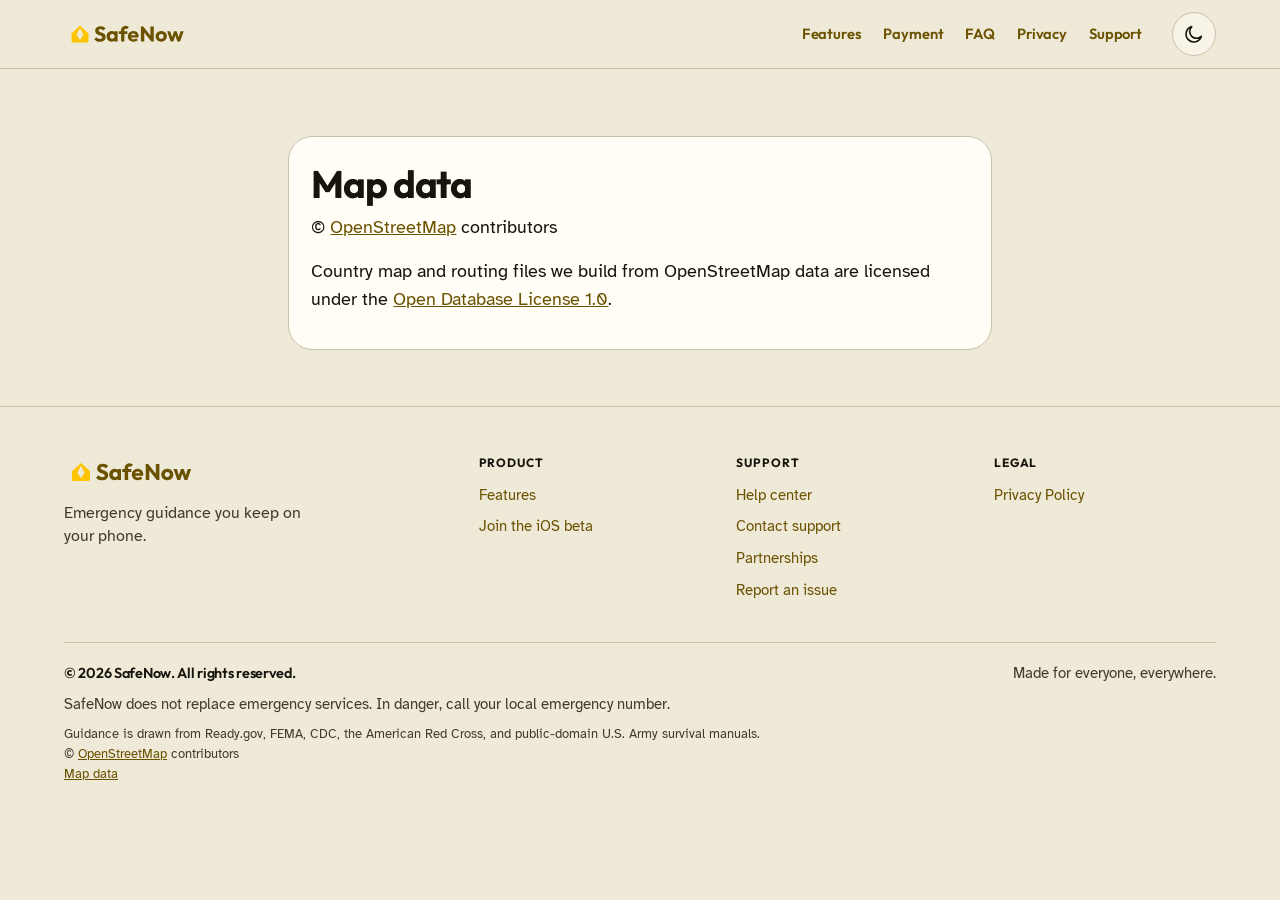
<file: map-data/index.html>
<!doctype html>
<html lang="en">
  <head>
    <meta charset="UTF-8" />
    <meta name="viewport" content="width=device-width, initial-scale=1" />
    <title>SafeNow map data</title>
    <meta name="description" content="OpenStreetMap credit and licence notes for SafeNow map and routing files." />
    <link rel="canonical" href="https://safenow.help/map-data/" />
    <meta property="og:type" content="website" />
    <meta property="og:site_name" content="SafeNow" />
    <meta property="og:title" content="SafeNow map data" />
    <meta property="og:description" content="OpenStreetMap credit and licence notes for SafeNow map and routing files." />
    <meta property="og:url" content="https://safenow.help/map-data/" />
    <meta property="og:image" content="https://safenow.help/icon-512.png" />
    <meta property="og:image:width" content="512" />
    <meta property="og:image:height" content="512" />
    <meta name="twitter:card" content="summary_large_image" />
    <link rel="icon" href="../favicon.svg" type="image/svg+xml" />
    <link rel="icon" href="../favicon-32.png" type="image/png" sizes="32x32" />
    <link rel="icon" href="../favicon-16.png" type="image/png" sizes="16x16" />
    <link rel="shortcut icon" href="../favicon.ico" />
    <link rel="apple-touch-icon" href="../apple-touch-icon.png" sizes="180x180" />
    <link rel="manifest" href="../site.webmanifest" />
    <link rel="stylesheet" href="../styles.css" />
    <meta name="theme-color" content="#10110e" media="(prefers-color-scheme: dark)" />
    <meta name="theme-color" content="#efe9d8" media="(prefers-color-scheme: light)" />
    <script>
      try {
        var t = localStorage.getItem("safenow-theme");
        if (t === "light" || t === "dark") document.documentElement.setAttribute("data-theme", t);
      } catch (e) {}
    </script>
  </head>
  <body>
    <a class="skip" href="#main">Skip to content</a>
    <header class="site-header">
      <div class="wrap header-inner">
        <a class="brand" href="../index.html" aria-label="SafeNow">
          <svg class="brand-lockup" viewBox="0 0 5951 1496.72" role="img" aria-hidden="true" focusable="false">
            <g transform="translate(198.294 198.294) scale(1.074)">
              <path fill="#FFC400" fill-rule="evenodd" d="M512 144 L880 480 L880 832 A48 48 0 0 1 832 880 L192 880 A48 48 0 0 1 144 832 L144 480 Z M512 252 L662 543.2 L512 772 L362 543.2 Z"/>
            </g>
            <g transform="translate(1396 1101.36)">
              <path fill="currentColor" d="M280 11Q193 11 130.25 -17.25Q67.5 -45.5 16.0 -103.5L117.5 -205.0Q151.5 -165.5 193.0 -144.0Q234.5 -122.5 290.0 -122.5Q339.5 -122.5 367.25 -140.75Q395 -159 395 -191Q395.0 -219.5 377.0 -237.75Q359 -256 329.5 -269.0Q300 -282 264.5 -293.75Q229.0 -305.5 193.75 -321.25Q158.5 -337.0 129.0 -360.25Q99.5 -383.5 81.5 -419.25Q63.5 -455.0 63.5 -508.5Q63.5 -574.0 95.25 -620.75Q127.0 -667.5 183.0 -692.25Q239 -717 311.5 -717.0Q386 -717 447.5 -690.75Q509.0 -664.5 548.5 -620.0L446.5 -518.5Q415.0 -551.5 382.25 -567.5Q349.5 -583.5 309.0 -583.5Q267.5 -583.5 243.5 -568.0Q219.5 -552.5 219.5 -523.5Q219.5 -497.0 237.5 -480.5Q255.5 -464.0 285.0 -451.75Q314.5 -439.5 350.0 -427.5Q385.5 -415.5 420.75 -399.75Q456 -384 485.5 -359.5Q515 -335 533.0 -297.5Q551 -260 551 -205Q551.0 -103.5 479.0 -46.25Q407 11 280 11ZM829 10Q762 10 709.25 -23.0Q656.5 -56.0 626.25 -113.0Q596 -170 596.0 -242.5Q596.0 -315.5 626.25 -372.75Q656.5 -430.0 709.25 -463.0Q762 -496 829 -496Q878 -496 917.5 -477.0Q957 -458 981.75 -424.5Q1006.5 -391.0 1010 -348V-138Q1006.5 -95.0 982.0 -61.5Q957.5 -28.0 917.75 -9.0Q878 10 829 10ZM860 -128Q909 -128 939.0 -160.25Q969.0 -192.5 969 -243Q969 -277 955.5 -302.75Q942.0 -328.5 917.5 -343.25Q893 -358 860.5 -358.0Q828.5 -358.0 804.0 -343.25Q779.5 -328.5 765.25 -302.5Q751.0 -276.5 751 -243Q751.0 -209.5 765.0 -183.5Q779.0 -157.5 803.75 -142.75Q828.5 -128.0 860 -128ZM962.5 0.0V-130.5L985.5 -249.0L962.5 -366.5V-486.0H1113V0ZM1275 0V-527.5Q1275 -587 1301.25 -634.25Q1327.5 -681.5 1375.75 -709.25Q1424 -737 1490 -737Q1540 -737 1577.25 -720.5Q1614.5 -704.0 1642.5 -675.0L1546.5 -579.0Q1537 -589 1524.5 -594.25Q1512.0 -599.5 1495.0 -599.5Q1463.5 -599.5 1445.75 -581.75Q1428 -564 1428.0 -532.5V0ZM1167.5 -356.0V-486.0H1568V-356ZM1859.5 11.0Q1780.5 11.0 1719.25 -21.5Q1658 -54 1623.0 -111.75Q1588.0 -169.5 1588 -243Q1588 -316 1622.25 -373.25Q1656.5 -430.5 1715.75 -463.75Q1775 -497 1848.5 -497.0Q1920.5 -497.0 1975.75 -465.75Q2031.0 -434.5 2062.5 -379.5Q2094.0 -324.5 2094 -254Q2094.0 -240.5 2092.5 -226.0Q2091.0 -211.5 2087 -193L1668.0 -191.5V-296.5L2022 -298L1956.0 -253.5Q1955.0 -295.5 1942.75 -323.25Q1930.5 -351.0 1907.25 -365.5Q1884 -380 1849.5 -380.0Q1813.5 -380.0 1787.0 -363.5Q1760.5 -347.0 1746.25 -316.75Q1732.0 -286.5 1732 -244Q1732 -201 1747.25 -170.25Q1762.5 -139.5 1791.0 -123.25Q1819.5 -107.0 1859 -107Q1895 -107 1924.0 -119.25Q1953.0 -131.5 1975.0 -156.5L2059.0 -72.5Q2023 -31 1972.0 -10.0Q1921 11 1859.5 11.0ZM2201.5 0.0V-706.0H2311.5L2359 -565V0ZM2689 0 2273 -533 2311.5 -706.0 2727.5 -173.0ZM2689 0 2646.5 -140.5V-706.0H2804V0ZM3152 11Q3076.5 11.0 3016.25 -22.5Q2956 -56 2921.0 -114.0Q2886 -172 2886 -244Q2886 -316 2920.75 -373.0Q2955.5 -430.0 3015.75 -463.5Q3076 -497 3151.5 -497.0Q3227.5 -497.0 3287.5 -463.75Q3347.5 -430.5 3382.5 -373.25Q3417.5 -316.0 3417.5 -244.0Q3417.5 -172.0 3382.75 -114.0Q3348 -56 3288.0 -22.5Q3228 11 3152 11ZM3151.5 -128.0Q3184.5 -128.0 3209.5 -142.5Q3234.5 -157.0 3248.25 -183.25Q3262.0 -209.5 3262.0 -243.5Q3262.0 -277.5 3247.75 -303.25Q3233.5 -329.0 3209.0 -343.5Q3184.5 -358.0 3151.5 -358.0Q3119.5 -358.0 3094.5 -343.25Q3069.5 -328.5 3055.5 -302.75Q3041.5 -277.0 3041.5 -243.0Q3041.5 -209.5 3055.5 -183.25Q3069.5 -157.0 3094.5 -142.5Q3119.5 -128.0 3151.5 -128.0ZM3594.5 0.0 3426.5 -486.0H3576.5L3681.0 -132.5L3636.5 -131.5L3751.5 -486.0H3876L3991.5 -131.5L3946.5 -132.5L4052 -486H4202L4034 0H3908.5L3795.5 -336.0H3833.5L3719 0Z"/>
            </g>
          </svg>
        </a>
        <nav class="site-nav site-nav-desktop" aria-label="Site">
            <a href="../index.html#features">Features</a>
            <a href="../index.html#pricing">Payment</a>
            <a href="../index.html#faq">FAQ</a>
            <a href="../privacy/">Privacy</a>
            <a href="../support/">Support</a>
        </nav>
        <div class="header-tools">
          <details class="nav-menu">
            <summary>Menu</summary>
            <nav class="site-nav" aria-label="Site">
              <a href="../index.html#features">Features</a>
              <a href="../index.html#pricing">Payment</a>
              <a href="../index.html#faq">FAQ</a>
              <a href="../privacy/">Privacy</a>
              <a href="../support/">Support</a>
            </nav>
          </details>
          <button type="button" class="theme-toggle" data-theme-toggle aria-label="Switch to light theme">
            <svg class="icon-light" viewBox="0 0 24 24" aria-hidden="true">
              <circle cx="12" cy="12" r="4" />
              <path d="M12 3v2M12 19v2M4.9 4.9l1.4 1.4M17.7 17.7l1.4 1.4M3 12h2M19 12h2M4.9 19.1l1.4-1.4M17.7 6.3l1.4-1.4" />
            </svg>
            <svg class="icon-dark" viewBox="0 0 24 24" aria-hidden="true">
              <path d="M20 14.5A8.5 8.5 0 1 1 9.5 4 7 7 0 0 0 20 14.5z" />
            </svg>
          </button>
        </div>
      </div>
    </header>
    <main id="main" class="page-hero">
      <div class="wrap">
        <article class="doc">
          <h1>Map data</h1>
          <p class="credit-line">© <a href="https://www.openstreetmap.org/copyright">OpenStreetMap</a> contributors</p>
          <p>Country map and routing files we build from OpenStreetMap data are licensed under the <a href="https://opendatacommons.org/licenses/odbl/1-0/">Open Database License 1.0</a>.</p>
        </article>
      </div>
    </main>
    <footer class="site-footer">
      <div class="wrap">
        <div class="footer-top">
          <div class="footer-brand-col">
            <a class="footer-brand" href="../index.html" aria-label="SafeNow">
          <svg class="brand-lockup" viewBox="0 0 5951 1496.72" role="img" aria-hidden="true" focusable="false">
            <g transform="translate(198.294 198.294) scale(1.074)">
              <path fill="#FFC400" fill-rule="evenodd" d="M512 144 L880 480 L880 832 A48 48 0 0 1 832 880 L192 880 A48 48 0 0 1 144 832 L144 480 Z M512 252 L662 543.2 L512 772 L362 543.2 Z"/>
            </g>
            <g transform="translate(1396 1101.36)">
              <path fill="currentColor" d="M280 11Q193 11 130.25 -17.25Q67.5 -45.5 16.0 -103.5L117.5 -205.0Q151.5 -165.5 193.0 -144.0Q234.5 -122.5 290.0 -122.5Q339.5 -122.5 367.25 -140.75Q395 -159 395 -191Q395.0 -219.5 377.0 -237.75Q359 -256 329.5 -269.0Q300 -282 264.5 -293.75Q229.0 -305.5 193.75 -321.25Q158.5 -337.0 129.0 -360.25Q99.5 -383.5 81.5 -419.25Q63.5 -455.0 63.5 -508.5Q63.5 -574.0 95.25 -620.75Q127.0 -667.5 183.0 -692.25Q239 -717 311.5 -717.0Q386 -717 447.5 -690.75Q509.0 -664.5 548.5 -620.0L446.5 -518.5Q415.0 -551.5 382.25 -567.5Q349.5 -583.5 309.0 -583.5Q267.5 -583.5 243.5 -568.0Q219.5 -552.5 219.5 -523.5Q219.5 -497.0 237.5 -480.5Q255.5 -464.0 285.0 -451.75Q314.5 -439.5 350.0 -427.5Q385.5 -415.5 420.75 -399.75Q456 -384 485.5 -359.5Q515 -335 533.0 -297.5Q551 -260 551 -205Q551.0 -103.5 479.0 -46.25Q407 11 280 11ZM829 10Q762 10 709.25 -23.0Q656.5 -56.0 626.25 -113.0Q596 -170 596.0 -242.5Q596.0 -315.5 626.25 -372.75Q656.5 -430.0 709.25 -463.0Q762 -496 829 -496Q878 -496 917.5 -477.0Q957 -458 981.75 -424.5Q1006.5 -391.0 1010 -348V-138Q1006.5 -95.0 982.0 -61.5Q957.5 -28.0 917.75 -9.0Q878 10 829 10ZM860 -128Q909 -128 939.0 -160.25Q969.0 -192.5 969 -243Q969 -277 955.5 -302.75Q942.0 -328.5 917.5 -343.25Q893 -358 860.5 -358.0Q828.5 -358.0 804.0 -343.25Q779.5 -328.5 765.25 -302.5Q751.0 -276.5 751 -243Q751.0 -209.5 765.0 -183.5Q779.0 -157.5 803.75 -142.75Q828.5 -128.0 860 -128ZM962.5 0.0V-130.5L985.5 -249.0L962.5 -366.5V-486.0H1113V0ZM1275 0V-527.5Q1275 -587 1301.25 -634.25Q1327.5 -681.5 1375.75 -709.25Q1424 -737 1490 -737Q1540 -737 1577.25 -720.5Q1614.5 -704.0 1642.5 -675.0L1546.5 -579.0Q1537 -589 1524.5 -594.25Q1512.0 -599.5 1495.0 -599.5Q1463.5 -599.5 1445.75 -581.75Q1428 -564 1428.0 -532.5V0ZM1167.5 -356.0V-486.0H1568V-356ZM1859.5 11.0Q1780.5 11.0 1719.25 -21.5Q1658 -54 1623.0 -111.75Q1588.0 -169.5 1588 -243Q1588 -316 1622.25 -373.25Q1656.5 -430.5 1715.75 -463.75Q1775 -497 1848.5 -497.0Q1920.5 -497.0 1975.75 -465.75Q2031.0 -434.5 2062.5 -379.5Q2094.0 -324.5 2094 -254Q2094.0 -240.5 2092.5 -226.0Q2091.0 -211.5 2087 -193L1668.0 -191.5V-296.5L2022 -298L1956.0 -253.5Q1955.0 -295.5 1942.75 -323.25Q1930.5 -351.0 1907.25 -365.5Q1884 -380 1849.5 -380.0Q1813.5 -380.0 1787.0 -363.5Q1760.5 -347.0 1746.25 -316.75Q1732.0 -286.5 1732 -244Q1732 -201 1747.25 -170.25Q1762.5 -139.5 1791.0 -123.25Q1819.5 -107.0 1859 -107Q1895 -107 1924.0 -119.25Q1953.0 -131.5 1975.0 -156.5L2059.0 -72.5Q2023 -31 1972.0 -10.0Q1921 11 1859.5 11.0ZM2201.5 0.0V-706.0H2311.5L2359 -565V0ZM2689 0 2273 -533 2311.5 -706.0 2727.5 -173.0ZM2689 0 2646.5 -140.5V-706.0H2804V0ZM3152 11Q3076.5 11.0 3016.25 -22.5Q2956 -56 2921.0 -114.0Q2886 -172 2886 -244Q2886 -316 2920.75 -373.0Q2955.5 -430.0 3015.75 -463.5Q3076 -497 3151.5 -497.0Q3227.5 -497.0 3287.5 -463.75Q3347.5 -430.5 3382.5 -373.25Q3417.5 -316.0 3417.5 -244.0Q3417.5 -172.0 3382.75 -114.0Q3348 -56 3288.0 -22.5Q3228 11 3152 11ZM3151.5 -128.0Q3184.5 -128.0 3209.5 -142.5Q3234.5 -157.0 3248.25 -183.25Q3262.0 -209.5 3262.0 -243.5Q3262.0 -277.5 3247.75 -303.25Q3233.5 -329.0 3209.0 -343.5Q3184.5 -358.0 3151.5 -358.0Q3119.5 -358.0 3094.5 -343.25Q3069.5 -328.5 3055.5 -302.75Q3041.5 -277.0 3041.5 -243.0Q3041.5 -209.5 3055.5 -183.25Q3069.5 -157.0 3094.5 -142.5Q3119.5 -128.0 3151.5 -128.0ZM3594.5 0.0 3426.5 -486.0H3576.5L3681.0 -132.5L3636.5 -131.5L3751.5 -486.0H3876L3991.5 -131.5L3946.5 -132.5L4052 -486H4202L4034 0H3908.5L3795.5 -336.0H3833.5L3719 0Z"/>
            </g>
          </svg>
          </a>
            <p class="footer-tagline">Emergency guidance you keep on your phone.</p>
          </div>
          <nav class="footer-col" aria-labelledby="footer-product-heading">
            <h2 class="footer-heading" id="footer-product-heading">Product</h2>
            <ul class="footer-list">
              <li><a href="../index.html#features">Features</a></li>
              <li><a href="https://testflight.apple.com/join/SJqQeFAy" rel="noopener noreferrer">Join the iOS beta</a></li>
            </ul>
          </nav>
          <nav class="footer-col" aria-labelledby="footer-support-heading">
            <h2 class="footer-heading" id="footer-support-heading">Support</h2>
            <ul class="footer-list">
              <li><a href="../support/">Help center</a></li>
              <li><a href="mailto:support@safenow.help">Contact support</a></li>
              <li><a href="mailto:partners@safenow.help">Partnerships</a></li>
              <li><a href="https://github.com/oxgirl/safenow-site/issues" rel="noopener noreferrer">Report an issue</a></li>
            </ul>
          </nav>
          <nav class="footer-col" aria-labelledby="footer-legal-heading">
            <h2 class="footer-heading" id="footer-legal-heading">Legal</h2>
            <ul class="footer-list">
              <li><a href="../privacy/">Privacy Policy</a></li>
            </ul>
          </nav>
        </div>
        <div class="footer-bottom">
          <div class="footer-bottom-primary">
            <p class="footer-copy">© 2026 SafeNow. All rights reserved.</p>
            <p class="footer-everywhere">Made for everyone, everywhere.</p>
          </div>
          <p class="footer-disclaimer">SafeNow does not replace emergency services. In danger, call your local emergency number.</p>
          <p class="footer-credits">Guidance is drawn from Ready.gov, FEMA, CDC, the American Red Cross, and public-domain U.S. Army survival manuals.<br />© <a href="https://www.openstreetmap.org/copyright">OpenStreetMap</a> contributors<br /><a href="../map-data/" aria-current="page">Map data</a></p>
        </div>
      </div>
    </footer>
    <script src="../theme.js"></script>
  </body>
</html>
</file>
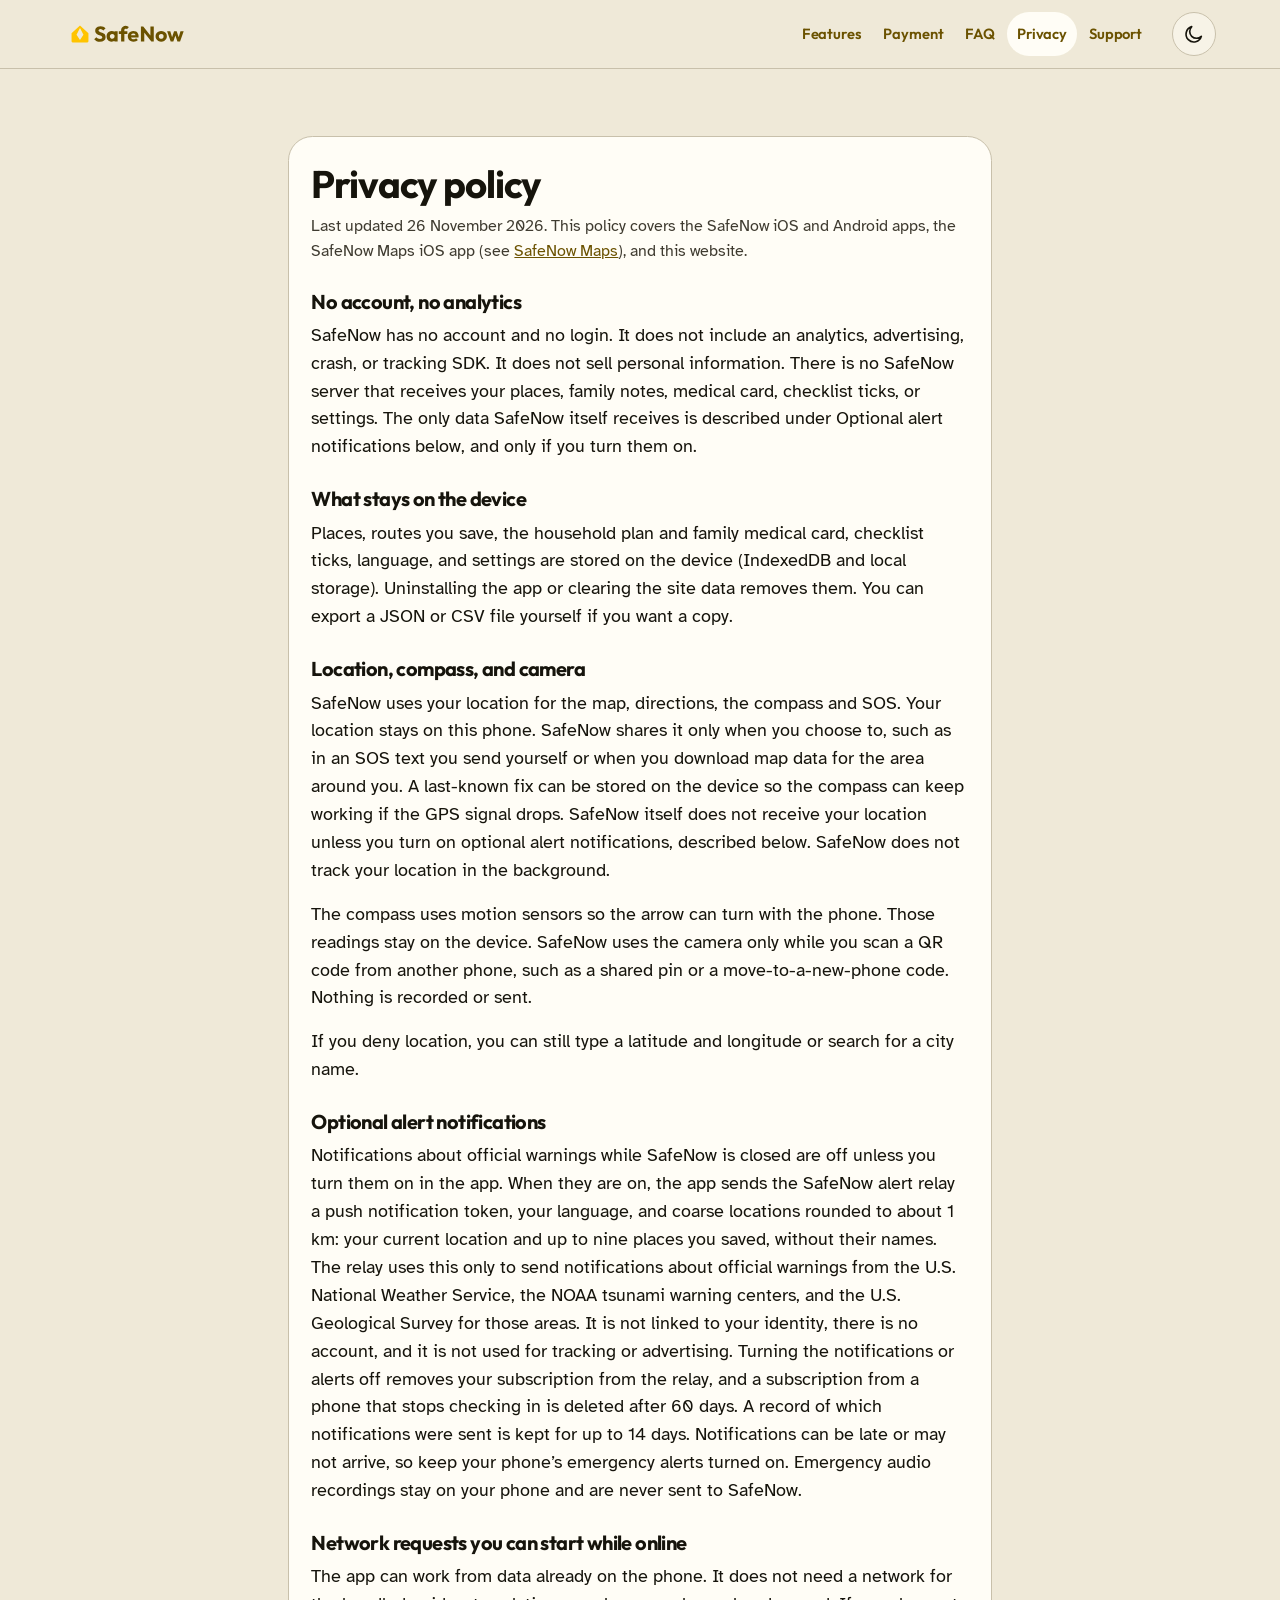
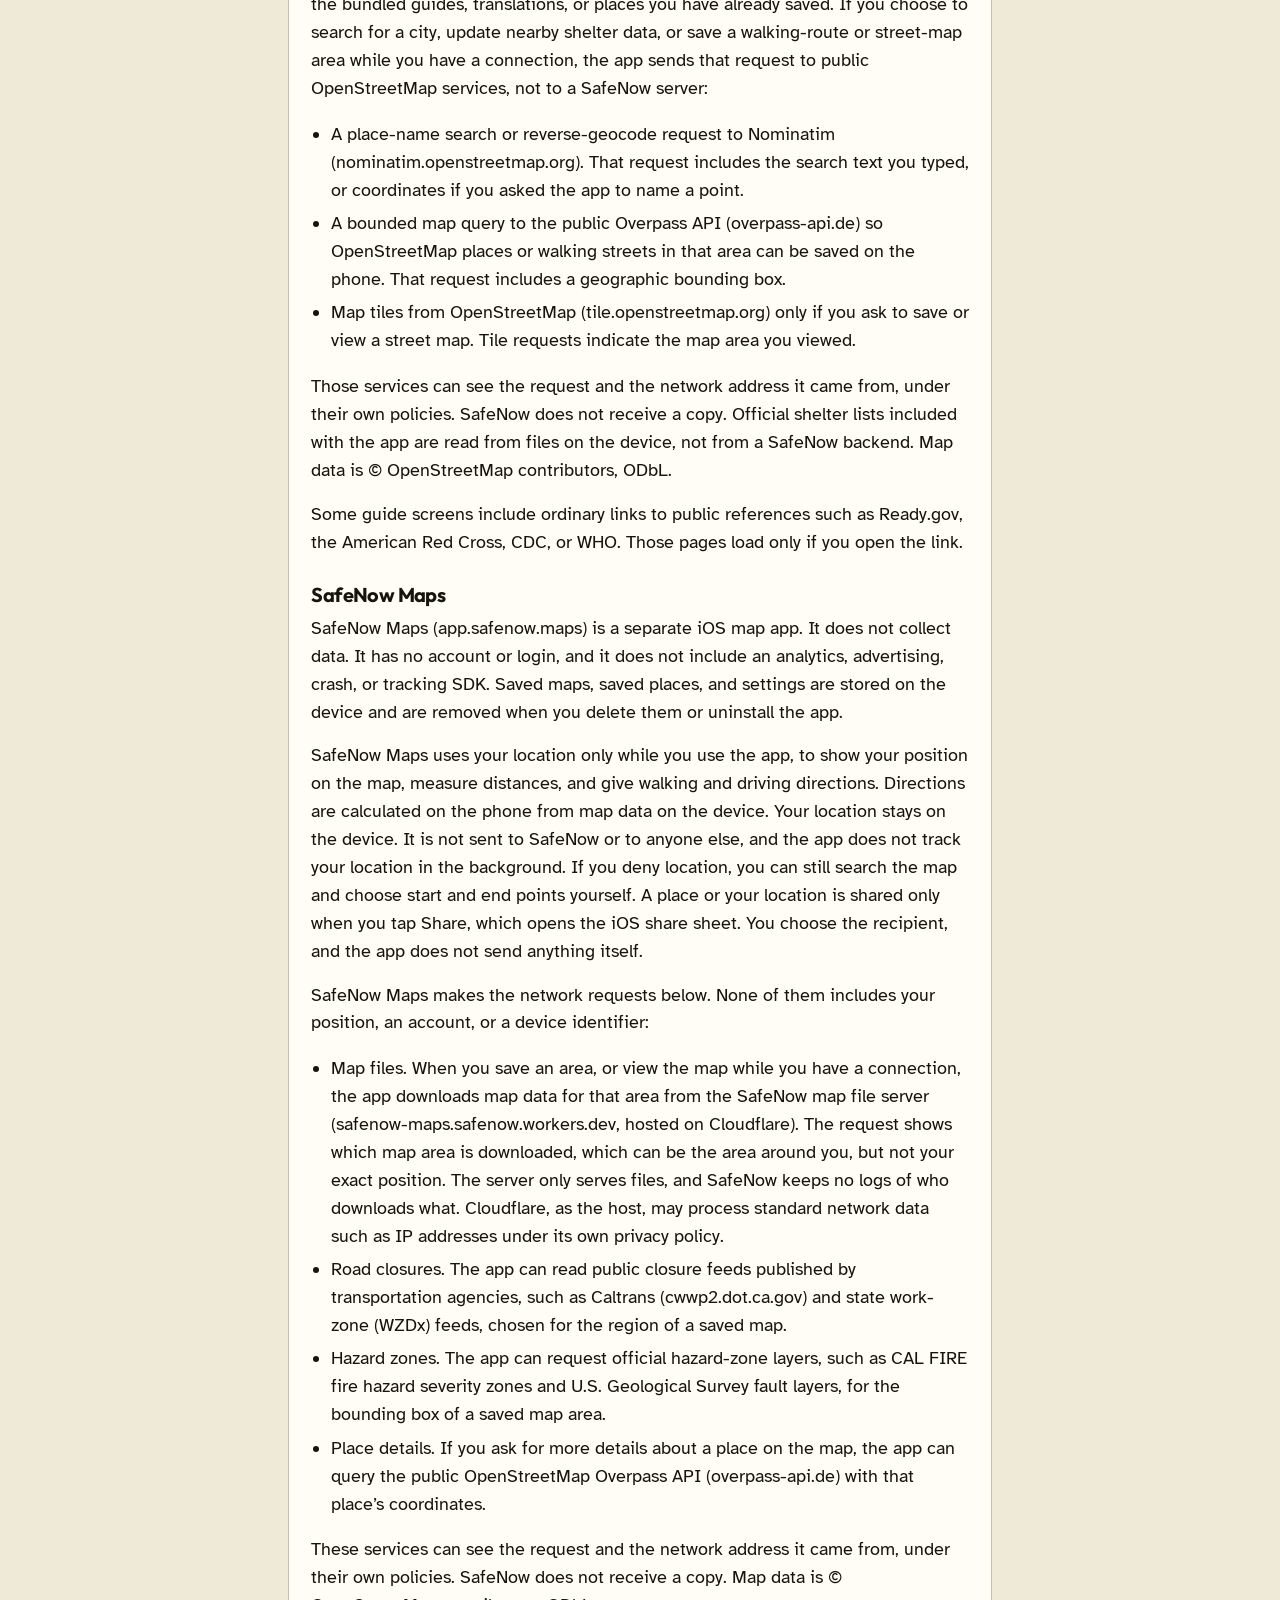
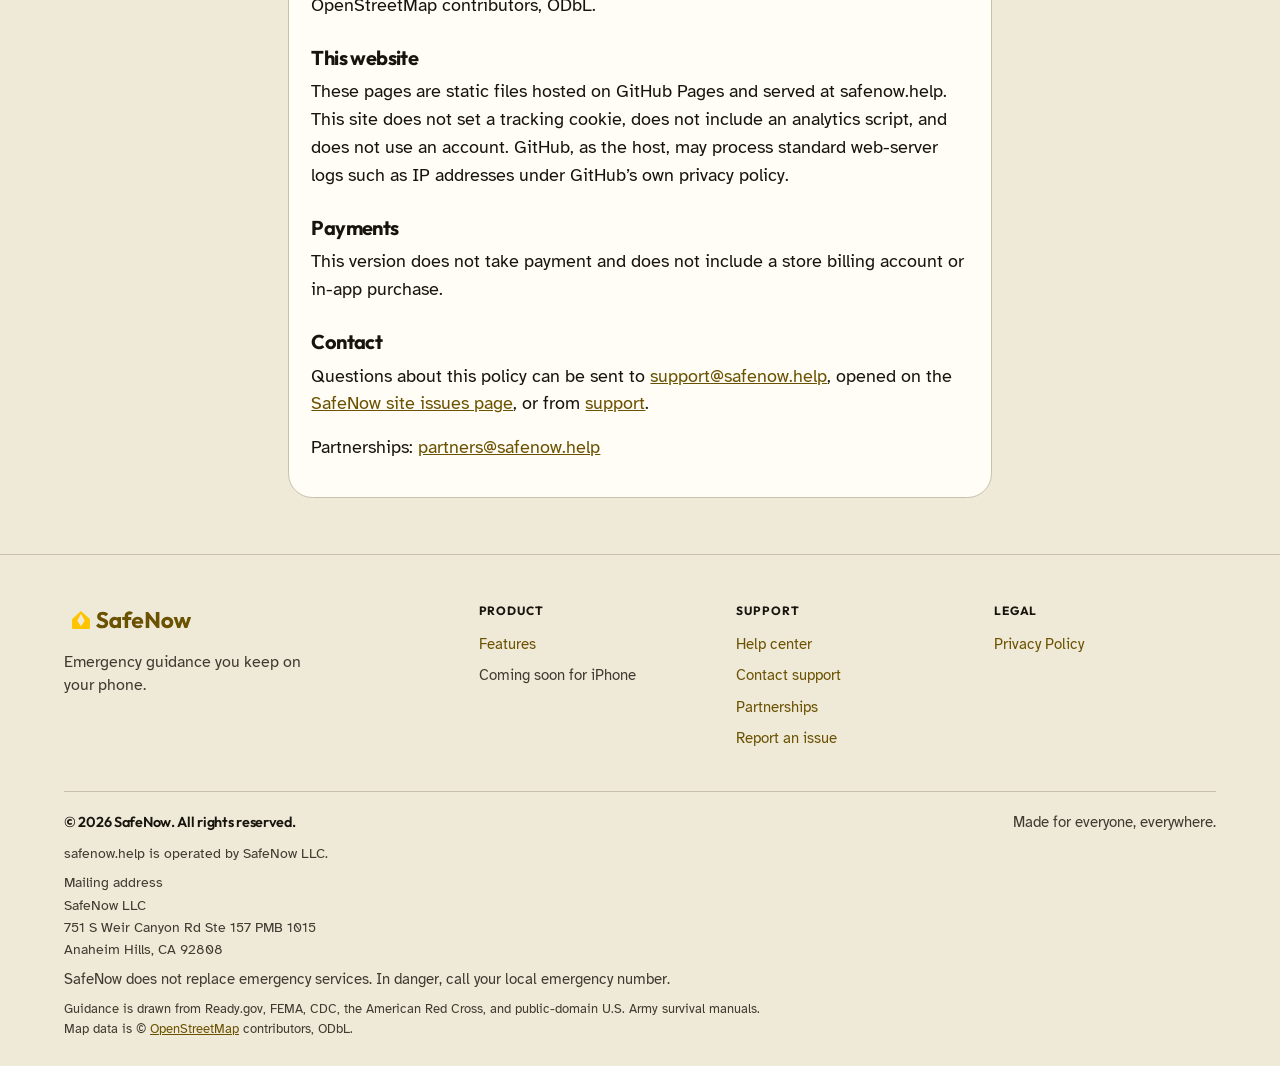
<file: privacy/index.html>
<!doctype html>
<html lang="en">
  <head>
    <meta charset="UTF-8" />
    <meta name="viewport" content="width=device-width, initial-scale=1" />
    <title>SafeNow privacy</title>
    <meta name="description" content="SafeNow and SafeNow Maps privacy policy: no account and no analytics. Your location stays on your phone unless you choose to share it or turn on optional alert notifications." />
    <link rel="canonical" href="https://safenow.help/privacy/" />
    <meta property="og:type" content="website" />
    <meta property="og:site_name" content="SafeNow" />
    <meta property="og:title" content="SafeNow privacy" />
    <meta property="og:description" content="SafeNow and SafeNow Maps privacy policy: no account and no analytics. Your location stays on your phone unless you choose to share it or turn on optional alert notifications." />
    <meta property="og:url" content="https://safenow.help/privacy/" />
    <meta property="og:image" content="https://safenow.help/images/og.jpg" />
    <meta property="og:image:width" content="1200" />
    <meta property="og:image:height" content="630" />
    <meta name="twitter:card" content="summary_large_image" />
    <link rel="icon" href="/favicon.svg" type="image/svg+xml" />
    <link rel="icon" href="/favicon-32.png" type="image/png" sizes="32x32" />
    <link rel="icon" href="/favicon-16.png" type="image/png" sizes="16x16" />
    <link rel="shortcut icon" href="/favicon.ico" />
    <link rel="apple-touch-icon" href="/apple-touch-icon.png" sizes="180x180" />
    <link rel="manifest" href="/site.webmanifest" />
    <link rel="stylesheet" href="/styles.css" />
    <meta name="theme-color" content="#10110e" media="(prefers-color-scheme: dark)" />
    <meta name="theme-color" content="#efe9d8" media="(prefers-color-scheme: light)" />
    <script>
      try {
        var t = localStorage.getItem("safenow-theme");
        if (t === "light" || t === "dark") document.documentElement.setAttribute("data-theme", t);
      } catch (e) {}
    </script>
  </head>
  <body>
    <a class="skip" href="#main">Skip to content</a>
    <header class="site-header">
      <div class="wrap header-inner">
        <a class="brand" href="/" aria-label="SafeNow">
          <svg class="brand-lockup" viewBox="0 0 5951 1496.72" role="img" aria-hidden="true" focusable="false">
            <g transform="translate(198.294 198.294) scale(1.074)">
              <path fill="#FFC400" fill-rule="evenodd" d="M512 144 L880 480 L880 832 A48 48 0 0 1 832 880 L192 880 A48 48 0 0 1 144 832 L144 480 Z M512 252 L662 543.2 L512 772 L362 543.2 Z"/>
            </g>
            <g transform="translate(1396 1101.36)">
              <path fill="currentColor" d="M280 11Q193 11 130.25 -17.25Q67.5 -45.5 16.0 -103.5L117.5 -205.0Q151.5 -165.5 193.0 -144.0Q234.5 -122.5 290.0 -122.5Q339.5 -122.5 367.25 -140.75Q395 -159 395 -191Q395.0 -219.5 377.0 -237.75Q359 -256 329.5 -269.0Q300 -282 264.5 -293.75Q229.0 -305.5 193.75 -321.25Q158.5 -337.0 129.0 -360.25Q99.5 -383.5 81.5 -419.25Q63.5 -455.0 63.5 -508.5Q63.5 -574.0 95.25 -620.75Q127.0 -667.5 183.0 -692.25Q239 -717 311.5 -717.0Q386 -717 447.5 -690.75Q509.0 -664.5 548.5 -620.0L446.5 -518.5Q415.0 -551.5 382.25 -567.5Q349.5 -583.5 309.0 -583.5Q267.5 -583.5 243.5 -568.0Q219.5 -552.5 219.5 -523.5Q219.5 -497.0 237.5 -480.5Q255.5 -464.0 285.0 -451.75Q314.5 -439.5 350.0 -427.5Q385.5 -415.5 420.75 -399.75Q456 -384 485.5 -359.5Q515 -335 533.0 -297.5Q551 -260 551 -205Q551.0 -103.5 479.0 -46.25Q407 11 280 11ZM829 10Q762 10 709.25 -23.0Q656.5 -56.0 626.25 -113.0Q596 -170 596.0 -242.5Q596.0 -315.5 626.25 -372.75Q656.5 -430.0 709.25 -463.0Q762 -496 829 -496Q878 -496 917.5 -477.0Q957 -458 981.75 -424.5Q1006.5 -391.0 1010 -348V-138Q1006.5 -95.0 982.0 -61.5Q957.5 -28.0 917.75 -9.0Q878 10 829 10ZM860 -128Q909 -128 939.0 -160.25Q969.0 -192.5 969 -243Q969 -277 955.5 -302.75Q942.0 -328.5 917.5 -343.25Q893 -358 860.5 -358.0Q828.5 -358.0 804.0 -343.25Q779.5 -328.5 765.25 -302.5Q751.0 -276.5 751 -243Q751.0 -209.5 765.0 -183.5Q779.0 -157.5 803.75 -142.75Q828.5 -128.0 860 -128ZM962.5 0.0V-130.5L985.5 -249.0L962.5 -366.5V-486.0H1113V0ZM1275 0V-527.5Q1275 -587 1301.25 -634.25Q1327.5 -681.5 1375.75 -709.25Q1424 -737 1490 -737Q1540 -737 1577.25 -720.5Q1614.5 -704.0 1642.5 -675.0L1546.5 -579.0Q1537 -589 1524.5 -594.25Q1512.0 -599.5 1495.0 -599.5Q1463.5 -599.5 1445.75 -581.75Q1428 -564 1428.0 -532.5V0ZM1167.5 -356.0V-486.0H1568V-356ZM1859.5 11.0Q1780.5 11.0 1719.25 -21.5Q1658 -54 1623.0 -111.75Q1588.0 -169.5 1588 -243Q1588 -316 1622.25 -373.25Q1656.5 -430.5 1715.75 -463.75Q1775 -497 1848.5 -497.0Q1920.5 -497.0 1975.75 -465.75Q2031.0 -434.5 2062.5 -379.5Q2094.0 -324.5 2094 -254Q2094.0 -240.5 2092.5 -226.0Q2091.0 -211.5 2087 -193L1668.0 -191.5V-296.5L2022 -298L1956.0 -253.5Q1955.0 -295.5 1942.75 -323.25Q1930.5 -351.0 1907.25 -365.5Q1884 -380 1849.5 -380.0Q1813.5 -380.0 1787.0 -363.5Q1760.5 -347.0 1746.25 -316.75Q1732.0 -286.5 1732 -244Q1732 -201 1747.25 -170.25Q1762.5 -139.5 1791.0 -123.25Q1819.5 -107.0 1859 -107Q1895 -107 1924.0 -119.25Q1953.0 -131.5 1975.0 -156.5L2059.0 -72.5Q2023 -31 1972.0 -10.0Q1921 11 1859.5 11.0ZM2201.5 0.0V-706.0H2311.5L2359 -565V0ZM2689 0 2273 -533 2311.5 -706.0 2727.5 -173.0ZM2689 0 2646.5 -140.5V-706.0H2804V0ZM3152 11Q3076.5 11.0 3016.25 -22.5Q2956 -56 2921.0 -114.0Q2886 -172 2886 -244Q2886 -316 2920.75 -373.0Q2955.5 -430.0 3015.75 -463.5Q3076 -497 3151.5 -497.0Q3227.5 -497.0 3287.5 -463.75Q3347.5 -430.5 3382.5 -373.25Q3417.5 -316.0 3417.5 -244.0Q3417.5 -172.0 3382.75 -114.0Q3348 -56 3288.0 -22.5Q3228 11 3152 11ZM3151.5 -128.0Q3184.5 -128.0 3209.5 -142.5Q3234.5 -157.0 3248.25 -183.25Q3262.0 -209.5 3262.0 -243.5Q3262.0 -277.5 3247.75 -303.25Q3233.5 -329.0 3209.0 -343.5Q3184.5 -358.0 3151.5 -358.0Q3119.5 -358.0 3094.5 -343.25Q3069.5 -328.5 3055.5 -302.75Q3041.5 -277.0 3041.5 -243.0Q3041.5 -209.5 3055.5 -183.25Q3069.5 -157.0 3094.5 -142.5Q3119.5 -128.0 3151.5 -128.0ZM3594.5 0.0 3426.5 -486.0H3576.5L3681.0 -132.5L3636.5 -131.5L3751.5 -486.0H3876L3991.5 -131.5L3946.5 -132.5L4052 -486H4202L4034 0H3908.5L3795.5 -336.0H3833.5L3719 0Z"/>
            </g>
          </svg>
        </a>
        <nav class="site-nav site-nav-desktop" aria-label="Site">
            <a href="/#features">Features</a>
            <a href="/#pricing">Payment</a>
            <a href="/#faq">FAQ</a>
            <a href="/privacy/" aria-current="page">Privacy</a>
            <a href="/support/">Support</a>
        </nav>
        <div class="header-tools">
          <details class="nav-menu">
            <summary>Menu</summary>
            <nav class="site-nav" aria-label="Site">
              <a href="/#features">Features</a>
              <a href="/#pricing">Payment</a>
              <a href="/#faq">FAQ</a>
              <a href="/privacy/" aria-current="page">Privacy</a>
              <a href="/support/">Support</a>
            </nav>
          </details>
          <button type="button" class="theme-toggle" data-theme-toggle aria-label="Switch to light theme">
            <svg class="icon-light" viewBox="0 0 24 24" aria-hidden="true">
              <circle cx="12" cy="12" r="4" />
              <path d="M12 3v2M12 19v2M4.9 4.9l1.4 1.4M17.7 17.7l1.4 1.4M3 12h2M19 12h2M4.9 19.1l1.4-1.4M17.7 6.3l1.4-1.4" />
            </svg>
            <svg class="icon-dark" viewBox="0 0 24 24" aria-hidden="true">
              <path d="M20 14.5A8.5 8.5 0 1 1 9.5 4 7 7 0 0 0 20 14.5z" />
            </svg>
          </button>
        </div>
      </div>
    </header>
    <main id="main" class="page-hero">
      <div class="wrap">
        <article class="doc">
          <h1>Privacy policy</h1>
          <p class="dateline">Last updated 26 November 2026. This policy covers the SafeNow iOS and Android apps, the SafeNow Maps iOS app (see <a href="#safenow-maps">SafeNow Maps</a>), and this website.</p>
          <h2>No account, no analytics</h2>
          <p>SafeNow has no account and no login. It does not include an analytics, advertising, crash, or tracking SDK. It does not sell personal information. There is no SafeNow server that receives your places, family notes, medical card, checklist ticks, or settings. The only data SafeNow itself receives is described under Optional alert notifications below, and only if you turn them on.</p>
          <h2>What stays on the device</h2>
          <p>Places, routes you save, the household plan and family medical card, checklist ticks, language, and settings are stored on the device (IndexedDB and local storage). Uninstalling the app or clearing the site data removes them. You can export a JSON or CSV file yourself if you want a copy.</p>
          <h2>Location, compass, and camera</h2>
          <p>SafeNow uses your location for the map, directions, the compass and SOS. Your location stays on this phone. SafeNow shares it only when you choose to, such as in an SOS text you send yourself or when you download map data for the area around you. A last-known fix can be stored on the device so the compass can keep working if the GPS signal drops. SafeNow itself does not receive your location unless you turn on optional alert notifications, described below. SafeNow does not track your location in the background.</p>
          <p>The compass uses motion sensors so the arrow can turn with the phone. Those readings stay on the device. SafeNow uses the camera only while you scan a QR code from another phone, such as a shared pin or a move-to-a-new-phone code. Nothing is recorded or sent.</p>
          <p>If you deny location, you can still type a latitude and longitude or search for a city name.</p>
          <h2>Optional alert notifications</h2>
          <p>Notifications about official warnings while SafeNow is closed are off unless you turn them on in the app. When they are on, the app sends the SafeNow alert relay a push notification token, your language, and coarse locations rounded to about 1 km: your current location and up to nine places you saved, without their names. The relay uses this only to send notifications about official warnings from the U.S. National Weather Service, the NOAA tsunami warning centers, and the U.S. Geological Survey for those areas. It is not linked to your identity, there is no account, and it is not used for tracking or advertising. Turning the notifications or alerts off removes your subscription from the relay, and a subscription from a phone that stops checking in is deleted after 60 days. A record of which notifications were sent is kept for up to 14 days. Notifications can be late or may not arrive, so keep your phone’s emergency alerts turned on. Emergency audio recordings stay on your phone and are never sent to SafeNow.</p>
          <h2>Network requests you can start while online</h2>
          <p>The app can work from data already on the phone. It does not need a network for the bundled guides, translations, or places you have already saved. If you choose to search for a city, update nearby shelter data, or save a walking-route or street-map area while you have a connection, the app sends that request to public OpenStreetMap services, not to a SafeNow server:</p>
          <ul>
            <li>A place-name search or reverse-geocode request to Nominatim (nominatim.openstreetmap.org). That request includes the search text you typed, or coordinates if you asked the app to name a point.</li>
            <li>A bounded map query to the public Overpass API (overpass-api.de) so OpenStreetMap places or walking streets in that area can be saved on the phone. That request includes a geographic bounding box.</li>
            <li>Map tiles from OpenStreetMap (tile.openstreetmap.org) only if you ask to save or view a street map. Tile requests indicate the map area you viewed.</li>
          </ul>
          <p>Those services can see the request and the network address it came from, under their own policies. SafeNow does not receive a copy. Official shelter lists included with the app are read from files on the device, not from a SafeNow backend. Map data is © OpenStreetMap contributors, ODbL.</p>
          <p>Some guide screens include ordinary links to public references such as Ready.gov, the American Red Cross, CDC, or WHO. Those pages load only if you open the link.</p>
          <h2 id="safenow-maps">SafeNow Maps</h2>
          <p>SafeNow Maps (app.safenow.maps) is a separate iOS map app. It does not collect data. It has no account or login, and it does not include an analytics, advertising, crash, or tracking SDK. Saved maps, saved places, and settings are stored on the device and are removed when you delete them or uninstall the app.</p>
          <p>SafeNow Maps uses your location only while you use the app, to show your position on the map, measure distances, and give walking and driving directions. Directions are calculated on the phone from map data on the device. Your location stays on the device. It is not sent to SafeNow or to anyone else, and the app does not track your location in the background. If you deny location, you can still search the map and choose start and end points yourself. A place or your location is shared only when you tap Share, which opens the iOS share sheet. You choose the recipient, and the app does not send anything itself.</p>
          <p>SafeNow Maps makes the network requests below. None of them includes your position, an account, or a device identifier:</p>
          <ul>
            <li>Map files. When you save an area, or view the map while you have a connection, the app downloads map data for that area from the SafeNow map file server (safenow-maps.safenow.workers.dev, hosted on Cloudflare). The request shows which map area is downloaded, which can be the area around you, but not your exact position. The server only serves files, and SafeNow keeps no logs of who downloads what. Cloudflare, as the host, may process standard network data such as IP addresses under its own privacy policy.</li>
            <li>Road closures. The app can read public closure feeds published by transportation agencies, such as Caltrans (cwwp2.dot.ca.gov) and state work-zone (WZDx) feeds, chosen for the region of a saved map.</li>
            <li>Hazard zones. The app can request official hazard-zone layers, such as CAL FIRE fire hazard severity zones and U.S. Geological Survey fault layers, for the bounding box of a saved map area.</li>
            <li>Place details. If you ask for more details about a place on the map, the app can query the public OpenStreetMap Overpass API (overpass-api.de) with that place&rsquo;s coordinates.</li>
          </ul>
          <p>These services can see the request and the network address it came from, under their own policies. SafeNow does not receive a copy. Map data is &copy; OpenStreetMap contributors, ODbL.</p>
          <h2>This website</h2>
          <p>These pages are static files hosted on GitHub Pages and served at safenow.help. This site does not set a tracking cookie, does not include an analytics script, and does not use an account. GitHub, as the host, may process standard web-server logs such as IP addresses under GitHub’s own privacy policy.</p>
          <h2>Payments</h2>
          <p>This version does not take payment and does not include a store billing account or in-app purchase.</p>
          <h2>Contact</h2>
          <p>Questions about this policy can be sent to <a href="mailto:support@safenow.help">support@safenow.help</a>, opened on the <a href="https://github.com/oxgirl/safenow-site/issues">SafeNow site issues page</a>, or from <a href="/support/">support</a>.</p>
          <p>Partnerships: <a href="mailto:partners@safenow.help">partners@safenow.help</a></p>
        </article>
      </div>
    </main>
    <footer class="site-footer">
      <div class="wrap">
        <div class="footer-top">
          <div class="footer-brand-col">
            <a class="footer-brand" href="/" aria-label="SafeNow">
          <svg class="brand-lockup" viewBox="0 0 5951 1496.72" role="img" aria-hidden="true" focusable="false">
            <g transform="translate(198.294 198.294) scale(1.074)">
              <path fill="#FFC400" fill-rule="evenodd" d="M512 144 L880 480 L880 832 A48 48 0 0 1 832 880 L192 880 A48 48 0 0 1 144 832 L144 480 Z M512 252 L662 543.2 L512 772 L362 543.2 Z"/>
            </g>
            <g transform="translate(1396 1101.36)">
              <path fill="currentColor" d="M280 11Q193 11 130.25 -17.25Q67.5 -45.5 16.0 -103.5L117.5 -205.0Q151.5 -165.5 193.0 -144.0Q234.5 -122.5 290.0 -122.5Q339.5 -122.5 367.25 -140.75Q395 -159 395 -191Q395.0 -219.5 377.0 -237.75Q359 -256 329.5 -269.0Q300 -282 264.5 -293.75Q229.0 -305.5 193.75 -321.25Q158.5 -337.0 129.0 -360.25Q99.5 -383.5 81.5 -419.25Q63.5 -455.0 63.5 -508.5Q63.5 -574.0 95.25 -620.75Q127.0 -667.5 183.0 -692.25Q239 -717 311.5 -717.0Q386 -717 447.5 -690.75Q509.0 -664.5 548.5 -620.0L446.5 -518.5Q415.0 -551.5 382.25 -567.5Q349.5 -583.5 309.0 -583.5Q267.5 -583.5 243.5 -568.0Q219.5 -552.5 219.5 -523.5Q219.5 -497.0 237.5 -480.5Q255.5 -464.0 285.0 -451.75Q314.5 -439.5 350.0 -427.5Q385.5 -415.5 420.75 -399.75Q456 -384 485.5 -359.5Q515 -335 533.0 -297.5Q551 -260 551 -205Q551.0 -103.5 479.0 -46.25Q407 11 280 11ZM829 10Q762 10 709.25 -23.0Q656.5 -56.0 626.25 -113.0Q596 -170 596.0 -242.5Q596.0 -315.5 626.25 -372.75Q656.5 -430.0 709.25 -463.0Q762 -496 829 -496Q878 -496 917.5 -477.0Q957 -458 981.75 -424.5Q1006.5 -391.0 1010 -348V-138Q1006.5 -95.0 982.0 -61.5Q957.5 -28.0 917.75 -9.0Q878 10 829 10ZM860 -128Q909 -128 939.0 -160.25Q969.0 -192.5 969 -243Q969 -277 955.5 -302.75Q942.0 -328.5 917.5 -343.25Q893 -358 860.5 -358.0Q828.5 -358.0 804.0 -343.25Q779.5 -328.5 765.25 -302.5Q751.0 -276.5 751 -243Q751.0 -209.5 765.0 -183.5Q779.0 -157.5 803.75 -142.75Q828.5 -128.0 860 -128ZM962.5 0.0V-130.5L985.5 -249.0L962.5 -366.5V-486.0H1113V0ZM1275 0V-527.5Q1275 -587 1301.25 -634.25Q1327.5 -681.5 1375.75 -709.25Q1424 -737 1490 -737Q1540 -737 1577.25 -720.5Q1614.5 -704.0 1642.5 -675.0L1546.5 -579.0Q1537 -589 1524.5 -594.25Q1512.0 -599.5 1495.0 -599.5Q1463.5 -599.5 1445.75 -581.75Q1428 -564 1428.0 -532.5V0ZM1167.5 -356.0V-486.0H1568V-356ZM1859.5 11.0Q1780.5 11.0 1719.25 -21.5Q1658 -54 1623.0 -111.75Q1588.0 -169.5 1588 -243Q1588 -316 1622.25 -373.25Q1656.5 -430.5 1715.75 -463.75Q1775 -497 1848.5 -497.0Q1920.5 -497.0 1975.75 -465.75Q2031.0 -434.5 2062.5 -379.5Q2094.0 -324.5 2094 -254Q2094.0 -240.5 2092.5 -226.0Q2091.0 -211.5 2087 -193L1668.0 -191.5V-296.5L2022 -298L1956.0 -253.5Q1955.0 -295.5 1942.75 -323.25Q1930.5 -351.0 1907.25 -365.5Q1884 -380 1849.5 -380.0Q1813.5 -380.0 1787.0 -363.5Q1760.5 -347.0 1746.25 -316.75Q1732.0 -286.5 1732 -244Q1732 -201 1747.25 -170.25Q1762.5 -139.5 1791.0 -123.25Q1819.5 -107.0 1859 -107Q1895 -107 1924.0 -119.25Q1953.0 -131.5 1975.0 -156.5L2059.0 -72.5Q2023 -31 1972.0 -10.0Q1921 11 1859.5 11.0ZM2201.5 0.0V-706.0H2311.5L2359 -565V0ZM2689 0 2273 -533 2311.5 -706.0 2727.5 -173.0ZM2689 0 2646.5 -140.5V-706.0H2804V0ZM3152 11Q3076.5 11.0 3016.25 -22.5Q2956 -56 2921.0 -114.0Q2886 -172 2886 -244Q2886 -316 2920.75 -373.0Q2955.5 -430.0 3015.75 -463.5Q3076 -497 3151.5 -497.0Q3227.5 -497.0 3287.5 -463.75Q3347.5 -430.5 3382.5 -373.25Q3417.5 -316.0 3417.5 -244.0Q3417.5 -172.0 3382.75 -114.0Q3348 -56 3288.0 -22.5Q3228 11 3152 11ZM3151.5 -128.0Q3184.5 -128.0 3209.5 -142.5Q3234.5 -157.0 3248.25 -183.25Q3262.0 -209.5 3262.0 -243.5Q3262.0 -277.5 3247.75 -303.25Q3233.5 -329.0 3209.0 -343.5Q3184.5 -358.0 3151.5 -358.0Q3119.5 -358.0 3094.5 -343.25Q3069.5 -328.5 3055.5 -302.75Q3041.5 -277.0 3041.5 -243.0Q3041.5 -209.5 3055.5 -183.25Q3069.5 -157.0 3094.5 -142.5Q3119.5 -128.0 3151.5 -128.0ZM3594.5 0.0 3426.5 -486.0H3576.5L3681.0 -132.5L3636.5 -131.5L3751.5 -486.0H3876L3991.5 -131.5L3946.5 -132.5L4052 -486H4202L4034 0H3908.5L3795.5 -336.0H3833.5L3719 0Z"/>
            </g>
          </svg>
          </a>
            <p class="footer-tagline">Emergency guidance you keep on your phone.</p>
          </div>
          <nav class="footer-col" aria-labelledby="footer-product-heading">
            <h2 class="footer-heading" id="footer-product-heading">Product</h2>
            <ul class="footer-list">
              <li><a href="/#features">Features</a></li>
              <li><span class="footer-coming-soon">Coming soon for iPhone</span></li>
            </ul>
          </nav>
          <nav class="footer-col" aria-labelledby="footer-support-heading">
            <h2 class="footer-heading" id="footer-support-heading">Support</h2>
            <ul class="footer-list">
              <li><a href="/support/">Help center</a></li>
              <li><a href="mailto:support@safenow.help">Contact support</a></li>
              <li><a href="mailto:partners@safenow.help">Partnerships</a></li>
              <li><a href="https://github.com/oxgirl/safenow-site/issues" rel="noopener noreferrer">Report an issue</a></li>
            </ul>
          </nav>
          <nav class="footer-col" aria-labelledby="footer-legal-heading">
            <h2 class="footer-heading" id="footer-legal-heading">Legal</h2>
            <ul class="footer-list">
              <li><a href="/privacy/">Privacy Policy</a></li>
            </ul>
          </nav>
        </div>
        <div class="footer-bottom">
          <div class="footer-bottom-primary">
            <p class="footer-copy">© 2026 SafeNow. All rights reserved.</p>
            <p class="footer-everywhere">Made for everyone, everywhere.</p>
          </div>
          <p class="footer-operator">safenow.help is operated by SafeNow LLC.</p>
          <p class="footer-address">Mailing address<br />SafeNow LLC<br />751 S Weir Canyon Rd Ste 157 PMB 1015<br />Anaheim Hills, CA 92808</p>
          <p class="footer-disclaimer">SafeNow does not replace emergency services. In danger, call your local emergency number.</p>
          <p class="footer-credits">Guidance is drawn from Ready.gov, FEMA, CDC, the American Red Cross, and public-domain U.S. Army survival manuals.<br />Map data is © <a href="https://www.openstreetmap.org/copyright">OpenStreetMap</a> contributors, ODbL.</p>
        </div>
      </div>
    </footer>
    <script src="/theme.js"></script>
  </body>
</html>
</file>
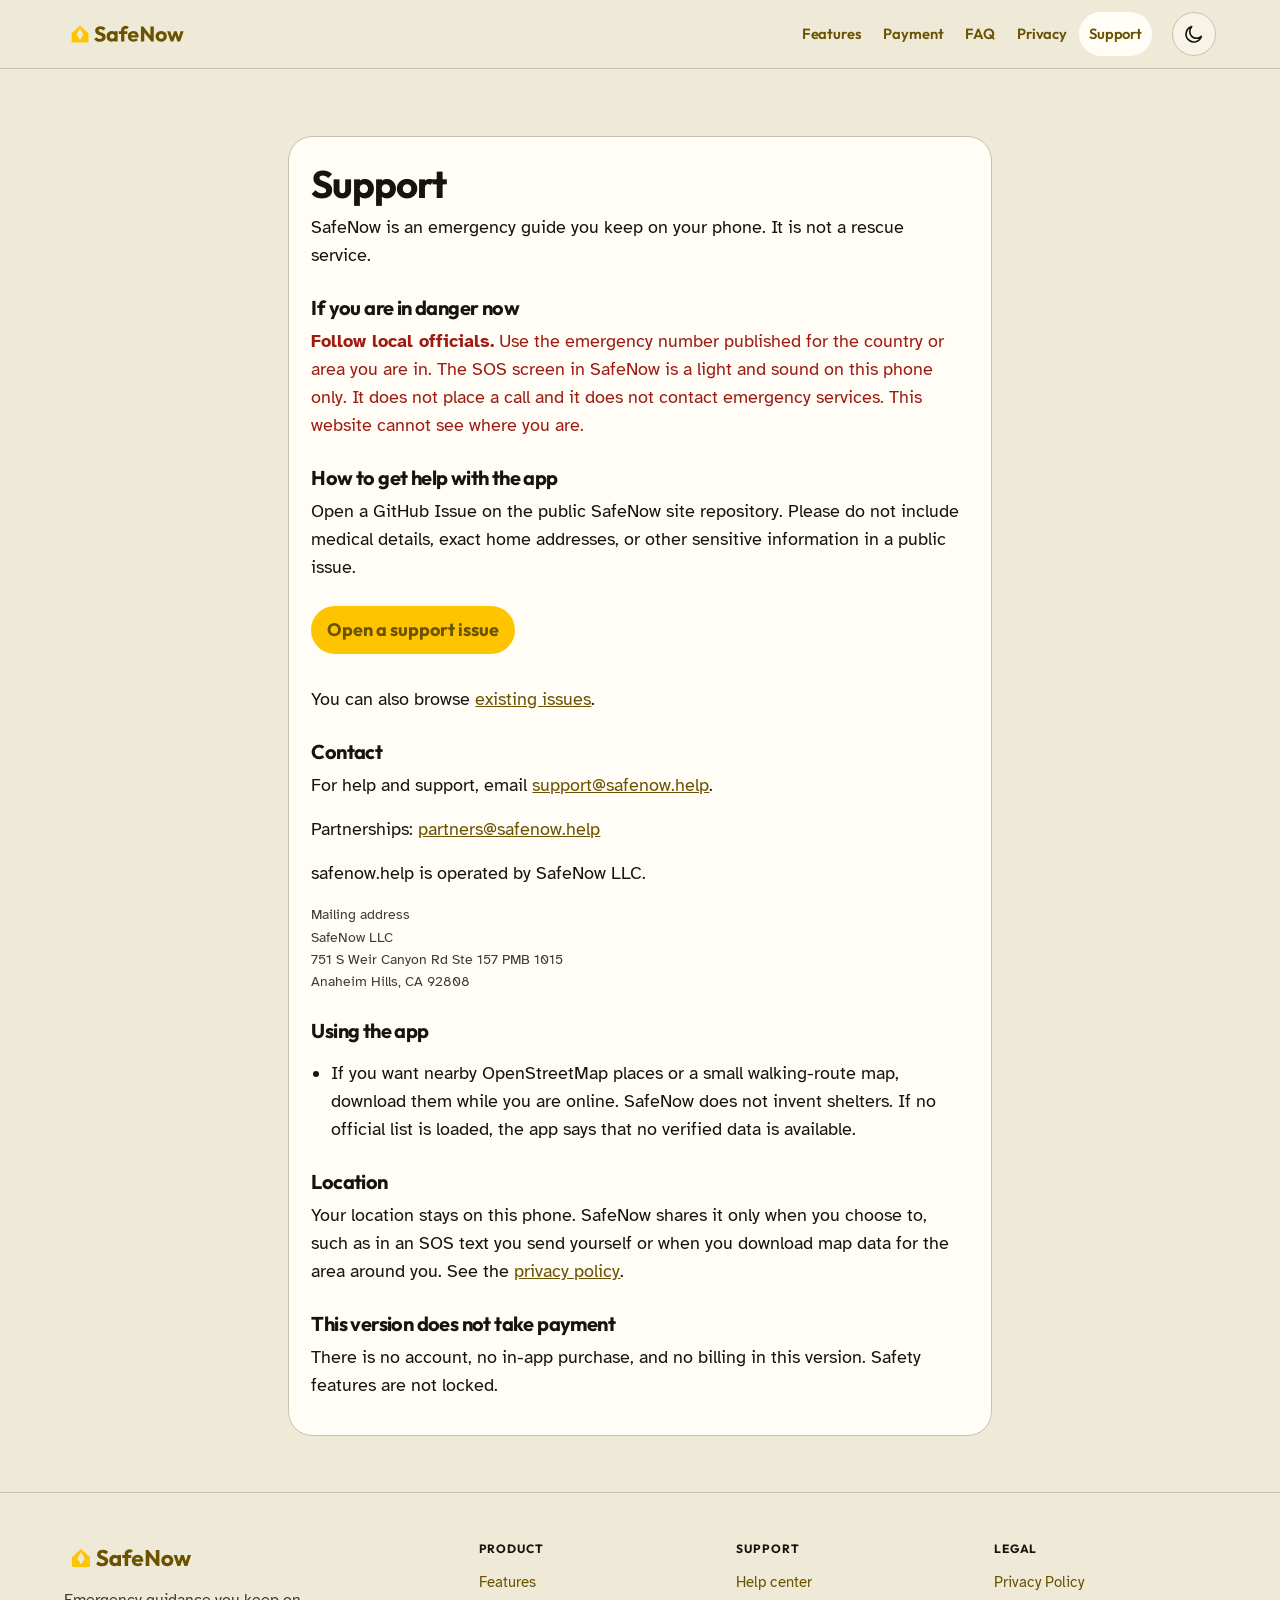
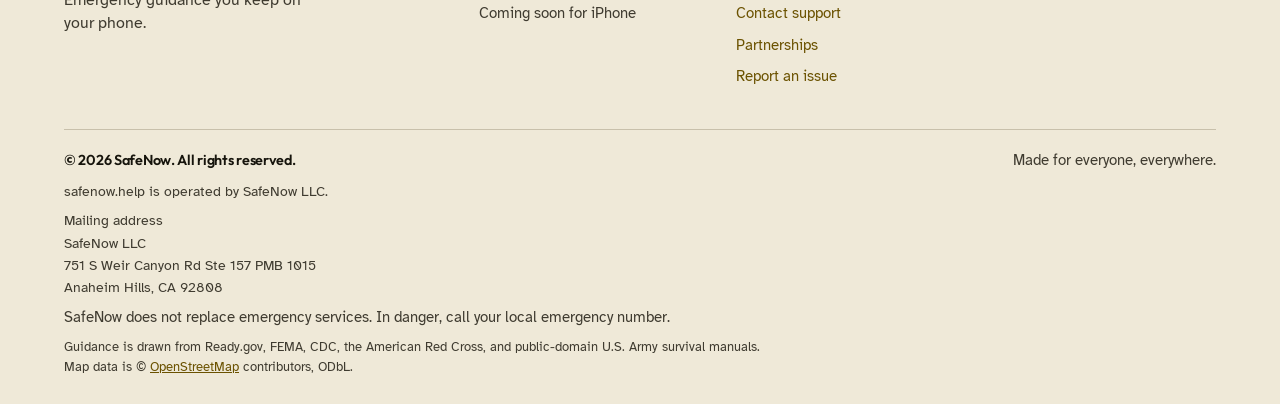
<file: support/index.html>
<!doctype html>
<html lang="en">
  <head>
    <meta charset="UTF-8" />
    <meta name="viewport" content="width=device-width, initial-scale=1" />
    <title>SafeNow support</title>
    <meta name="description" content="Get help with SafeNow. Use GitHub Issues for support. SafeNow does not contact emergency services." />
    <link rel="canonical" href="https://safenow.help/support/" />
    <meta property="og:type" content="website" />
    <meta property="og:site_name" content="SafeNow" />
    <meta property="og:title" content="SafeNow support" />
    <meta property="og:description" content="Get help with SafeNow. Use GitHub Issues for support. SafeNow does not contact emergency services." />
    <meta property="og:url" content="https://safenow.help/support/" />
    <meta property="og:image" content="https://safenow.help/images/og.jpg" />
    <meta property="og:image:width" content="1200" />
    <meta property="og:image:height" content="630" />
    <meta name="twitter:card" content="summary_large_image" />
    <link rel="icon" href="/favicon.svg" type="image/svg+xml" />
    <link rel="icon" href="/favicon-32.png" type="image/png" sizes="32x32" />
    <link rel="icon" href="/favicon-16.png" type="image/png" sizes="16x16" />
    <link rel="shortcut icon" href="/favicon.ico" />
    <link rel="apple-touch-icon" href="/apple-touch-icon.png" sizes="180x180" />
    <link rel="manifest" href="/site.webmanifest" />
    <link rel="stylesheet" href="/styles.css" />
    <meta name="theme-color" content="#10110e" media="(prefers-color-scheme: dark)" />
    <meta name="theme-color" content="#efe9d8" media="(prefers-color-scheme: light)" />
    <script>
      try {
        var t = localStorage.getItem("safenow-theme");
        if (t === "light" || t === "dark") document.documentElement.setAttribute("data-theme", t);
      } catch (e) {}
    </script>
  </head>
  <body>
    <a class="skip" href="#main">Skip to content</a>
    <header class="site-header">
      <div class="wrap header-inner">
        <a class="brand" href="/" aria-label="SafeNow">
          <svg class="brand-lockup" viewBox="0 0 5951 1496.72" role="img" aria-hidden="true" focusable="false">
            <g transform="translate(198.294 198.294) scale(1.074)">
              <path fill="#FFC400" fill-rule="evenodd" d="M512 144 L880 480 L880 832 A48 48 0 0 1 832 880 L192 880 A48 48 0 0 1 144 832 L144 480 Z M512 252 L662 543.2 L512 772 L362 543.2 Z"/>
            </g>
            <g transform="translate(1396 1101.36)">
              <path fill="currentColor" d="M280 11Q193 11 130.25 -17.25Q67.5 -45.5 16.0 -103.5L117.5 -205.0Q151.5 -165.5 193.0 -144.0Q234.5 -122.5 290.0 -122.5Q339.5 -122.5 367.25 -140.75Q395 -159 395 -191Q395.0 -219.5 377.0 -237.75Q359 -256 329.5 -269.0Q300 -282 264.5 -293.75Q229.0 -305.5 193.75 -321.25Q158.5 -337.0 129.0 -360.25Q99.5 -383.5 81.5 -419.25Q63.5 -455.0 63.5 -508.5Q63.5 -574.0 95.25 -620.75Q127.0 -667.5 183.0 -692.25Q239 -717 311.5 -717.0Q386 -717 447.5 -690.75Q509.0 -664.5 548.5 -620.0L446.5 -518.5Q415.0 -551.5 382.25 -567.5Q349.5 -583.5 309.0 -583.5Q267.5 -583.5 243.5 -568.0Q219.5 -552.5 219.5 -523.5Q219.5 -497.0 237.5 -480.5Q255.5 -464.0 285.0 -451.75Q314.5 -439.5 350.0 -427.5Q385.5 -415.5 420.75 -399.75Q456 -384 485.5 -359.5Q515 -335 533.0 -297.5Q551 -260 551 -205Q551.0 -103.5 479.0 -46.25Q407 11 280 11ZM829 10Q762 10 709.25 -23.0Q656.5 -56.0 626.25 -113.0Q596 -170 596.0 -242.5Q596.0 -315.5 626.25 -372.75Q656.5 -430.0 709.25 -463.0Q762 -496 829 -496Q878 -496 917.5 -477.0Q957 -458 981.75 -424.5Q1006.5 -391.0 1010 -348V-138Q1006.5 -95.0 982.0 -61.5Q957.5 -28.0 917.75 -9.0Q878 10 829 10ZM860 -128Q909 -128 939.0 -160.25Q969.0 -192.5 969 -243Q969 -277 955.5 -302.75Q942.0 -328.5 917.5 -343.25Q893 -358 860.5 -358.0Q828.5 -358.0 804.0 -343.25Q779.5 -328.5 765.25 -302.5Q751.0 -276.5 751 -243Q751.0 -209.5 765.0 -183.5Q779.0 -157.5 803.75 -142.75Q828.5 -128.0 860 -128ZM962.5 0.0V-130.5L985.5 -249.0L962.5 -366.5V-486.0H1113V0ZM1275 0V-527.5Q1275 -587 1301.25 -634.25Q1327.5 -681.5 1375.75 -709.25Q1424 -737 1490 -737Q1540 -737 1577.25 -720.5Q1614.5 -704.0 1642.5 -675.0L1546.5 -579.0Q1537 -589 1524.5 -594.25Q1512.0 -599.5 1495.0 -599.5Q1463.5 -599.5 1445.75 -581.75Q1428 -564 1428.0 -532.5V0ZM1167.5 -356.0V-486.0H1568V-356ZM1859.5 11.0Q1780.5 11.0 1719.25 -21.5Q1658 -54 1623.0 -111.75Q1588.0 -169.5 1588 -243Q1588 -316 1622.25 -373.25Q1656.5 -430.5 1715.75 -463.75Q1775 -497 1848.5 -497.0Q1920.5 -497.0 1975.75 -465.75Q2031.0 -434.5 2062.5 -379.5Q2094.0 -324.5 2094 -254Q2094.0 -240.5 2092.5 -226.0Q2091.0 -211.5 2087 -193L1668.0 -191.5V-296.5L2022 -298L1956.0 -253.5Q1955.0 -295.5 1942.75 -323.25Q1930.5 -351.0 1907.25 -365.5Q1884 -380 1849.5 -380.0Q1813.5 -380.0 1787.0 -363.5Q1760.5 -347.0 1746.25 -316.75Q1732.0 -286.5 1732 -244Q1732 -201 1747.25 -170.25Q1762.5 -139.5 1791.0 -123.25Q1819.5 -107.0 1859 -107Q1895 -107 1924.0 -119.25Q1953.0 -131.5 1975.0 -156.5L2059.0 -72.5Q2023 -31 1972.0 -10.0Q1921 11 1859.5 11.0ZM2201.5 0.0V-706.0H2311.5L2359 -565V0ZM2689 0 2273 -533 2311.5 -706.0 2727.5 -173.0ZM2689 0 2646.5 -140.5V-706.0H2804V0ZM3152 11Q3076.5 11.0 3016.25 -22.5Q2956 -56 2921.0 -114.0Q2886 -172 2886 -244Q2886 -316 2920.75 -373.0Q2955.5 -430.0 3015.75 -463.5Q3076 -497 3151.5 -497.0Q3227.5 -497.0 3287.5 -463.75Q3347.5 -430.5 3382.5 -373.25Q3417.5 -316.0 3417.5 -244.0Q3417.5 -172.0 3382.75 -114.0Q3348 -56 3288.0 -22.5Q3228 11 3152 11ZM3151.5 -128.0Q3184.5 -128.0 3209.5 -142.5Q3234.5 -157.0 3248.25 -183.25Q3262.0 -209.5 3262.0 -243.5Q3262.0 -277.5 3247.75 -303.25Q3233.5 -329.0 3209.0 -343.5Q3184.5 -358.0 3151.5 -358.0Q3119.5 -358.0 3094.5 -343.25Q3069.5 -328.5 3055.5 -302.75Q3041.5 -277.0 3041.5 -243.0Q3041.5 -209.5 3055.5 -183.25Q3069.5 -157.0 3094.5 -142.5Q3119.5 -128.0 3151.5 -128.0ZM3594.5 0.0 3426.5 -486.0H3576.5L3681.0 -132.5L3636.5 -131.5L3751.5 -486.0H3876L3991.5 -131.5L3946.5 -132.5L4052 -486H4202L4034 0H3908.5L3795.5 -336.0H3833.5L3719 0Z"/>
            </g>
          </svg>
        </a>
        <nav class="site-nav site-nav-desktop" aria-label="Site">
            <a href="/#features">Features</a>
            <a href="/#pricing">Payment</a>
            <a href="/#faq">FAQ</a>
            <a href="/privacy/">Privacy</a>
            <a href="/support/" aria-current="page">Support</a>
        </nav>
        <div class="header-tools">
          <details class="nav-menu">
            <summary>Menu</summary>
            <nav class="site-nav" aria-label="Site">
              <a href="/#features">Features</a>
              <a href="/#pricing">Payment</a>
              <a href="/#faq">FAQ</a>
              <a href="/privacy/">Privacy</a>
              <a href="/support/" aria-current="page">Support</a>
            </nav>
          </details>
          <button type="button" class="theme-toggle" data-theme-toggle aria-label="Switch to light theme">
            <svg class="icon-light" viewBox="0 0 24 24" aria-hidden="true">
              <circle cx="12" cy="12" r="4" />
              <path d="M12 3v2M12 19v2M4.9 4.9l1.4 1.4M17.7 17.7l1.4 1.4M3 12h2M19 12h2M4.9 19.1l1.4-1.4M17.7 6.3l1.4-1.4" />
            </svg>
            <svg class="icon-dark" viewBox="0 0 24 24" aria-hidden="true">
              <path d="M20 14.5A8.5 8.5 0 1 1 9.5 4 7 7 0 0 0 20 14.5z" />
            </svg>
          </button>
        </div>
      </div>
    </header>
    <main id="main" class="page-hero">
      <div class="wrap">
        <article class="doc">
          <h1>Support</h1>
          <p>SafeNow is an emergency guide you keep on your phone. It is not a rescue service.</p>
          <h2>If you are in danger now</h2>
          <p class="warn"><strong>Follow local officials.</strong> Use the emergency number published for the country or area you are in. The SOS screen in SafeNow is a light and sound on this phone only. It does not place a call and it does not contact emergency services. This website cannot see where you are.</p>
          <h2>How to get help with the app</h2>
          <p>Open a GitHub Issue on the public SafeNow site repository. Please do not include medical details, exact home addresses, or other sensitive information in a public issue.</p>
          <p><a class="cta" href="https://github.com/oxgirl/safenow-site/issues/new">Open a support issue</a></p>
          <p>You can also browse <a href="https://github.com/oxgirl/safenow-site/issues">existing issues</a>.</p>
          <h2>Contact</h2>
          <p>For help and support, email <a href="mailto:support@safenow.help">support@safenow.help</a>.</p>
          <p>Partnerships: <a href="mailto:partners@safenow.help">partners@safenow.help</a></p>
          <p>safenow.help is operated by SafeNow LLC.</p>
          <p class="footer-address">Mailing address<br />SafeNow LLC<br />751 S Weir Canyon Rd Ste 157 PMB 1015<br />Anaheim Hills, CA 92808</p>
          <h2>Using the app</h2>
          <ul>
            <li>If you want nearby OpenStreetMap places or a small walking-route map, download them while you are online. SafeNow does not invent shelters. If no official list is loaded, the app says that no verified data is available.</li>
          </ul>
          <h2>Location</h2>
          <p>Your location stays on this phone. SafeNow shares it only when you choose to, such as in an SOS text you send yourself or when you download map data for the area around you. See the <a href="/privacy/">privacy policy</a>.</p>
          <h2>This version does not take payment</h2>
          <p>There is no account, no in-app purchase, and no billing in this version. Safety features are not locked.</p>
        </article>
      </div>
    </main>
    <footer class="site-footer">
      <div class="wrap">
        <div class="footer-top">
          <div class="footer-brand-col">
            <a class="footer-brand" href="/" aria-label="SafeNow">
          <svg class="brand-lockup" viewBox="0 0 5951 1496.72" role="img" aria-hidden="true" focusable="false">
            <g transform="translate(198.294 198.294) scale(1.074)">
              <path fill="#FFC400" fill-rule="evenodd" d="M512 144 L880 480 L880 832 A48 48 0 0 1 832 880 L192 880 A48 48 0 0 1 144 832 L144 480 Z M512 252 L662 543.2 L512 772 L362 543.2 Z"/>
            </g>
            <g transform="translate(1396 1101.36)">
              <path fill="currentColor" d="M280 11Q193 11 130.25 -17.25Q67.5 -45.5 16.0 -103.5L117.5 -205.0Q151.5 -165.5 193.0 -144.0Q234.5 -122.5 290.0 -122.5Q339.5 -122.5 367.25 -140.75Q395 -159 395 -191Q395.0 -219.5 377.0 -237.75Q359 -256 329.5 -269.0Q300 -282 264.5 -293.75Q229.0 -305.5 193.75 -321.25Q158.5 -337.0 129.0 -360.25Q99.5 -383.5 81.5 -419.25Q63.5 -455.0 63.5 -508.5Q63.5 -574.0 95.25 -620.75Q127.0 -667.5 183.0 -692.25Q239 -717 311.5 -717.0Q386 -717 447.5 -690.75Q509.0 -664.5 548.5 -620.0L446.5 -518.5Q415.0 -551.5 382.25 -567.5Q349.5 -583.5 309.0 -583.5Q267.5 -583.5 243.5 -568.0Q219.5 -552.5 219.5 -523.5Q219.5 -497.0 237.5 -480.5Q255.5 -464.0 285.0 -451.75Q314.5 -439.5 350.0 -427.5Q385.5 -415.5 420.75 -399.75Q456 -384 485.5 -359.5Q515 -335 533.0 -297.5Q551 -260 551 -205Q551.0 -103.5 479.0 -46.25Q407 11 280 11ZM829 10Q762 10 709.25 -23.0Q656.5 -56.0 626.25 -113.0Q596 -170 596.0 -242.5Q596.0 -315.5 626.25 -372.75Q656.5 -430.0 709.25 -463.0Q762 -496 829 -496Q878 -496 917.5 -477.0Q957 -458 981.75 -424.5Q1006.5 -391.0 1010 -348V-138Q1006.5 -95.0 982.0 -61.5Q957.5 -28.0 917.75 -9.0Q878 10 829 10ZM860 -128Q909 -128 939.0 -160.25Q969.0 -192.5 969 -243Q969 -277 955.5 -302.75Q942.0 -328.5 917.5 -343.25Q893 -358 860.5 -358.0Q828.5 -358.0 804.0 -343.25Q779.5 -328.5 765.25 -302.5Q751.0 -276.5 751 -243Q751.0 -209.5 765.0 -183.5Q779.0 -157.5 803.75 -142.75Q828.5 -128.0 860 -128ZM962.5 0.0V-130.5L985.5 -249.0L962.5 -366.5V-486.0H1113V0ZM1275 0V-527.5Q1275 -587 1301.25 -634.25Q1327.5 -681.5 1375.75 -709.25Q1424 -737 1490 -737Q1540 -737 1577.25 -720.5Q1614.5 -704.0 1642.5 -675.0L1546.5 -579.0Q1537 -589 1524.5 -594.25Q1512.0 -599.5 1495.0 -599.5Q1463.5 -599.5 1445.75 -581.75Q1428 -564 1428.0 -532.5V0ZM1167.5 -356.0V-486.0H1568V-356ZM1859.5 11.0Q1780.5 11.0 1719.25 -21.5Q1658 -54 1623.0 -111.75Q1588.0 -169.5 1588 -243Q1588 -316 1622.25 -373.25Q1656.5 -430.5 1715.75 -463.75Q1775 -497 1848.5 -497.0Q1920.5 -497.0 1975.75 -465.75Q2031.0 -434.5 2062.5 -379.5Q2094.0 -324.5 2094 -254Q2094.0 -240.5 2092.5 -226.0Q2091.0 -211.5 2087 -193L1668.0 -191.5V-296.5L2022 -298L1956.0 -253.5Q1955.0 -295.5 1942.75 -323.25Q1930.5 -351.0 1907.25 -365.5Q1884 -380 1849.5 -380.0Q1813.5 -380.0 1787.0 -363.5Q1760.5 -347.0 1746.25 -316.75Q1732.0 -286.5 1732 -244Q1732 -201 1747.25 -170.25Q1762.5 -139.5 1791.0 -123.25Q1819.5 -107.0 1859 -107Q1895 -107 1924.0 -119.25Q1953.0 -131.5 1975.0 -156.5L2059.0 -72.5Q2023 -31 1972.0 -10.0Q1921 11 1859.5 11.0ZM2201.5 0.0V-706.0H2311.5L2359 -565V0ZM2689 0 2273 -533 2311.5 -706.0 2727.5 -173.0ZM2689 0 2646.5 -140.5V-706.0H2804V0ZM3152 11Q3076.5 11.0 3016.25 -22.5Q2956 -56 2921.0 -114.0Q2886 -172 2886 -244Q2886 -316 2920.75 -373.0Q2955.5 -430.0 3015.75 -463.5Q3076 -497 3151.5 -497.0Q3227.5 -497.0 3287.5 -463.75Q3347.5 -430.5 3382.5 -373.25Q3417.5 -316.0 3417.5 -244.0Q3417.5 -172.0 3382.75 -114.0Q3348 -56 3288.0 -22.5Q3228 11 3152 11ZM3151.5 -128.0Q3184.5 -128.0 3209.5 -142.5Q3234.5 -157.0 3248.25 -183.25Q3262.0 -209.5 3262.0 -243.5Q3262.0 -277.5 3247.75 -303.25Q3233.5 -329.0 3209.0 -343.5Q3184.5 -358.0 3151.5 -358.0Q3119.5 -358.0 3094.5 -343.25Q3069.5 -328.5 3055.5 -302.75Q3041.5 -277.0 3041.5 -243.0Q3041.5 -209.5 3055.5 -183.25Q3069.5 -157.0 3094.5 -142.5Q3119.5 -128.0 3151.5 -128.0ZM3594.5 0.0 3426.5 -486.0H3576.5L3681.0 -132.5L3636.5 -131.5L3751.5 -486.0H3876L3991.5 -131.5L3946.5 -132.5L4052 -486H4202L4034 0H3908.5L3795.5 -336.0H3833.5L3719 0Z"/>
            </g>
          </svg>
          </a>
            <p class="footer-tagline">Emergency guidance you keep on your phone.</p>
          </div>
          <nav class="footer-col" aria-labelledby="footer-product-heading">
            <h2 class="footer-heading" id="footer-product-heading">Product</h2>
            <ul class="footer-list">
              <li><a href="/#features">Features</a></li>
              <li><span class="footer-coming-soon">Coming soon for iPhone</span></li>
            </ul>
          </nav>
          <nav class="footer-col" aria-labelledby="footer-support-heading">
            <h2 class="footer-heading" id="footer-support-heading">Support</h2>
            <ul class="footer-list">
              <li><a href="/support/">Help center</a></li>
              <li><a href="mailto:support@safenow.help">Contact support</a></li>
              <li><a href="mailto:partners@safenow.help">Partnerships</a></li>
              <li><a href="https://github.com/oxgirl/safenow-site/issues" rel="noopener noreferrer">Report an issue</a></li>
            </ul>
          </nav>
          <nav class="footer-col" aria-labelledby="footer-legal-heading">
            <h2 class="footer-heading" id="footer-legal-heading">Legal</h2>
            <ul class="footer-list">
              <li><a href="/privacy/">Privacy Policy</a></li>
            </ul>
          </nav>
        </div>
        <div class="footer-bottom">
          <div class="footer-bottom-primary">
            <p class="footer-copy">© 2026 SafeNow. All rights reserved.</p>
            <p class="footer-everywhere">Made for everyone, everywhere.</p>
          </div>
          <p class="footer-operator">safenow.help is operated by SafeNow LLC.</p>
          <p class="footer-address">Mailing address<br />SafeNow LLC<br />751 S Weir Canyon Rd Ste 157 PMB 1015<br />Anaheim Hills, CA 92808</p>
          <p class="footer-disclaimer">SafeNow does not replace emergency services. In danger, call your local emergency number.</p>
          <p class="footer-credits">Guidance is drawn from Ready.gov, FEMA, CDC, the American Red Cross, and public-domain U.S. Army survival manuals.<br />Map data is © <a href="https://www.openstreetmap.org/copyright">OpenStreetMap</a> contributors, ODbL.</p>
        </div>
      </div>
    </footer>
    <script src="/theme.js"></script>
  </body>
</html>
</file>
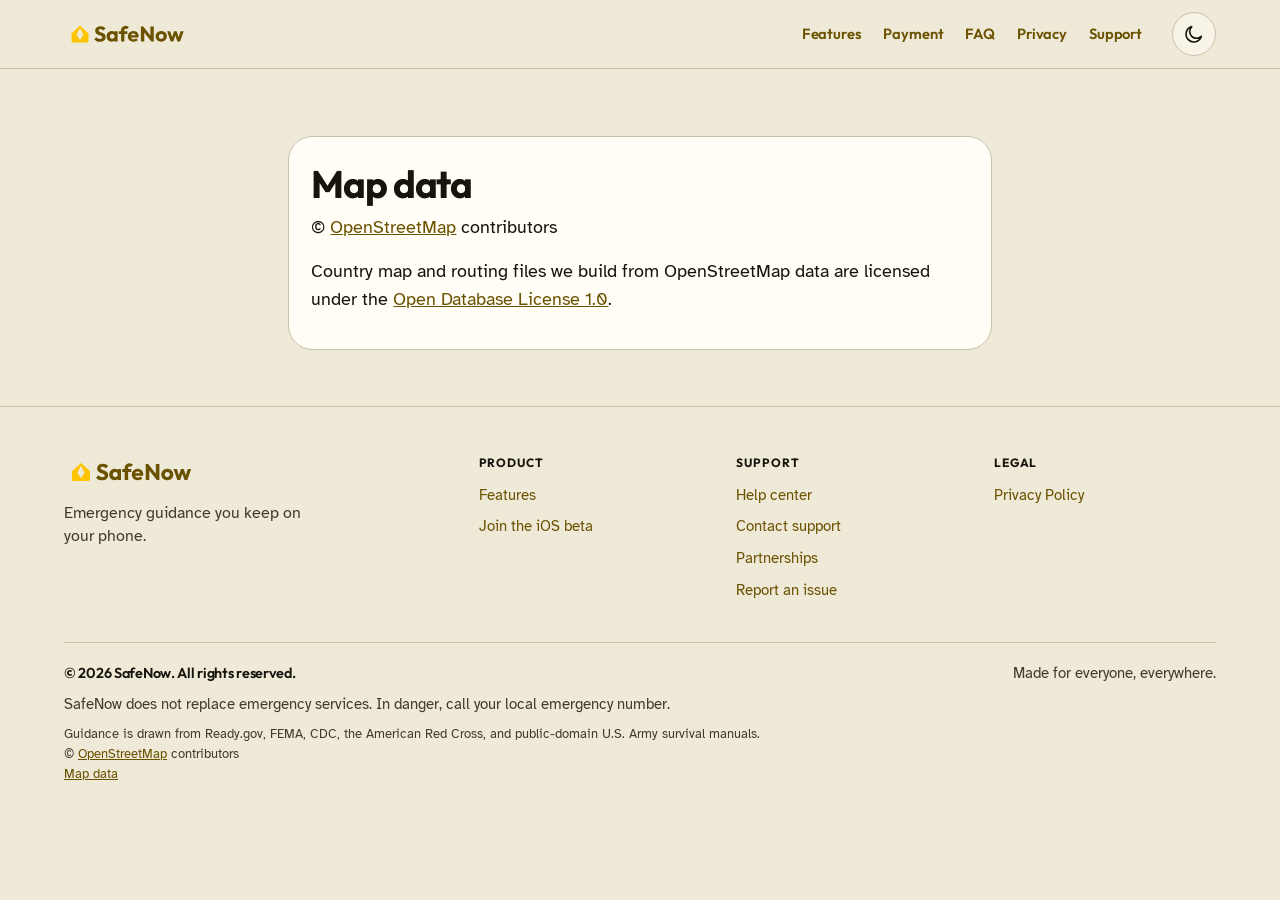
<file: map-data.html>
<!doctype html>
<html lang="en">
  <head>
    <meta charset="UTF-8" />
    <meta name="viewport" content="width=device-width, initial-scale=1" />
    <title>SafeNow map data</title>
    <link rel="canonical" href="https://safenow.help/map-data/" />
    <meta http-equiv="refresh" content="0; url=map-data/" />
    <script>location.replace('map-data/' + location.hash);</script>
  </head>
  <body>
    <p><a href="map-data/">Continue to SafeNow map data</a></p>
  </body>
</html>
</file>
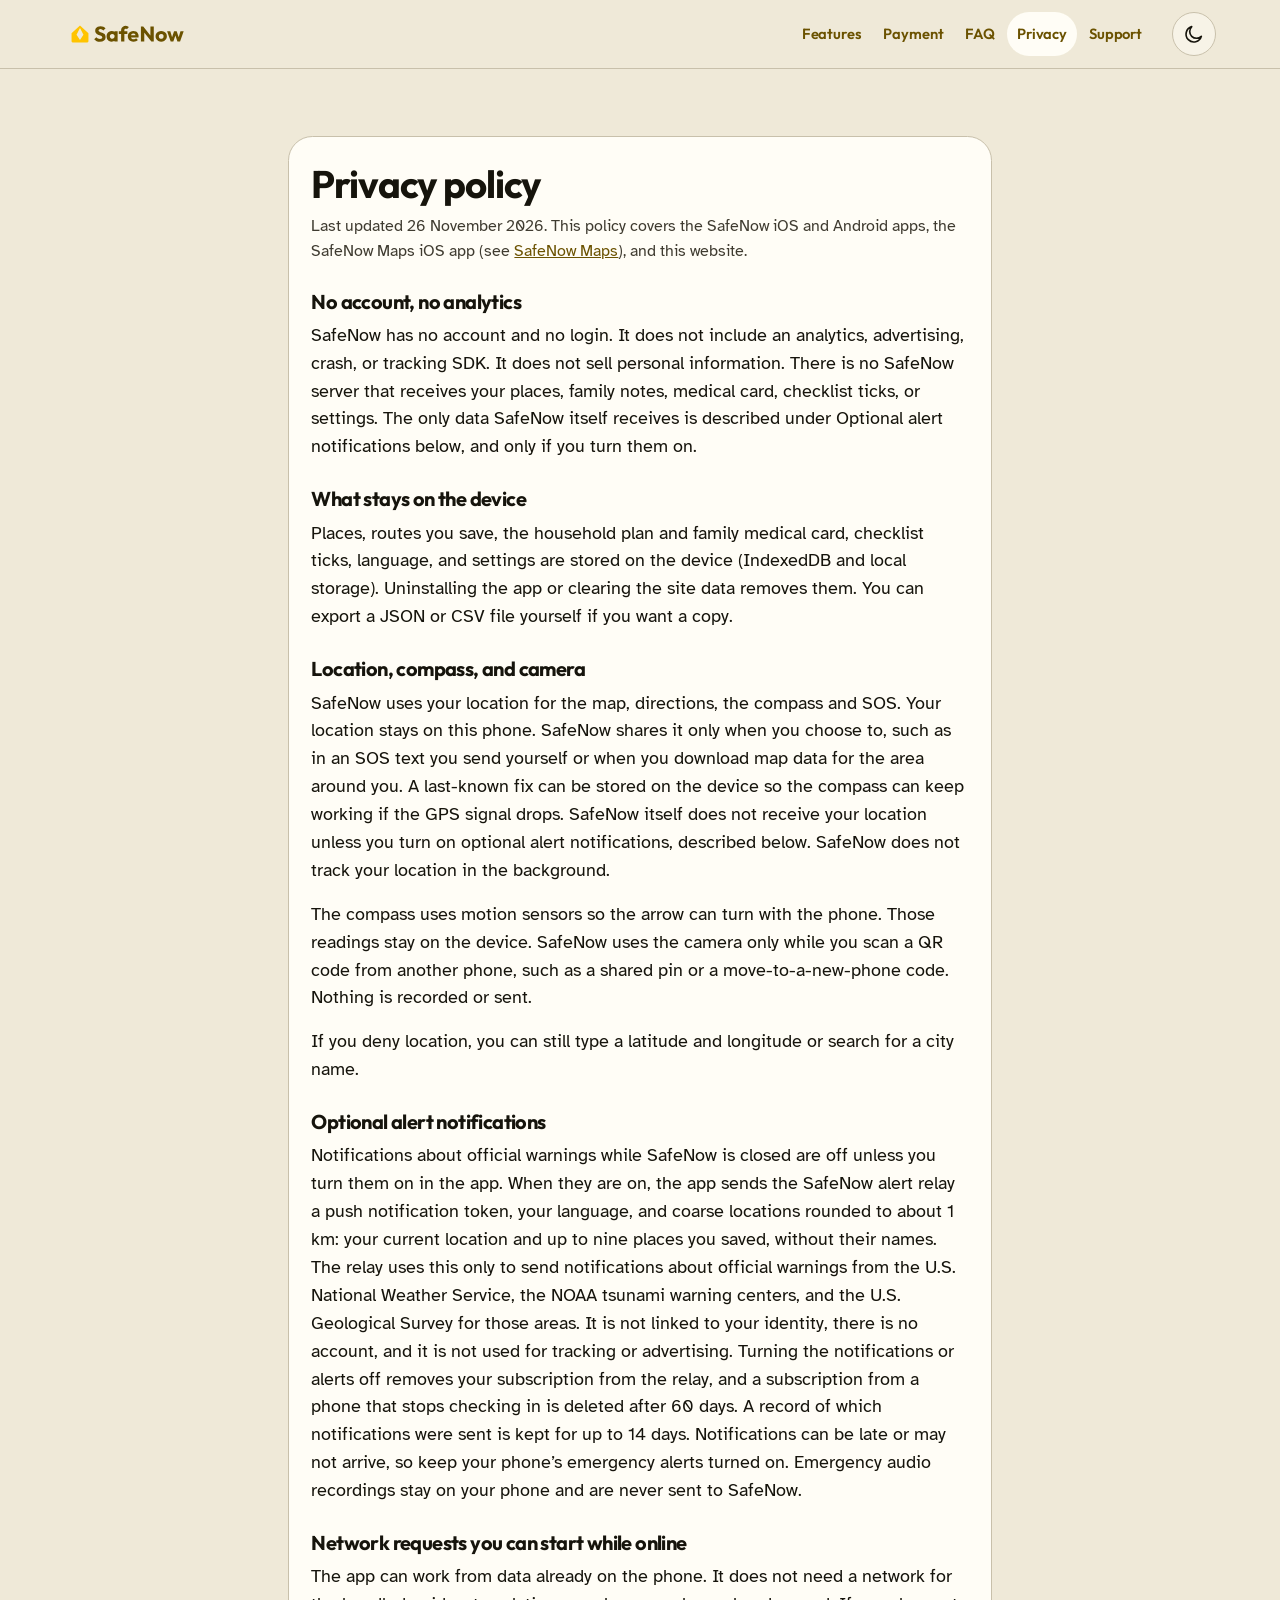
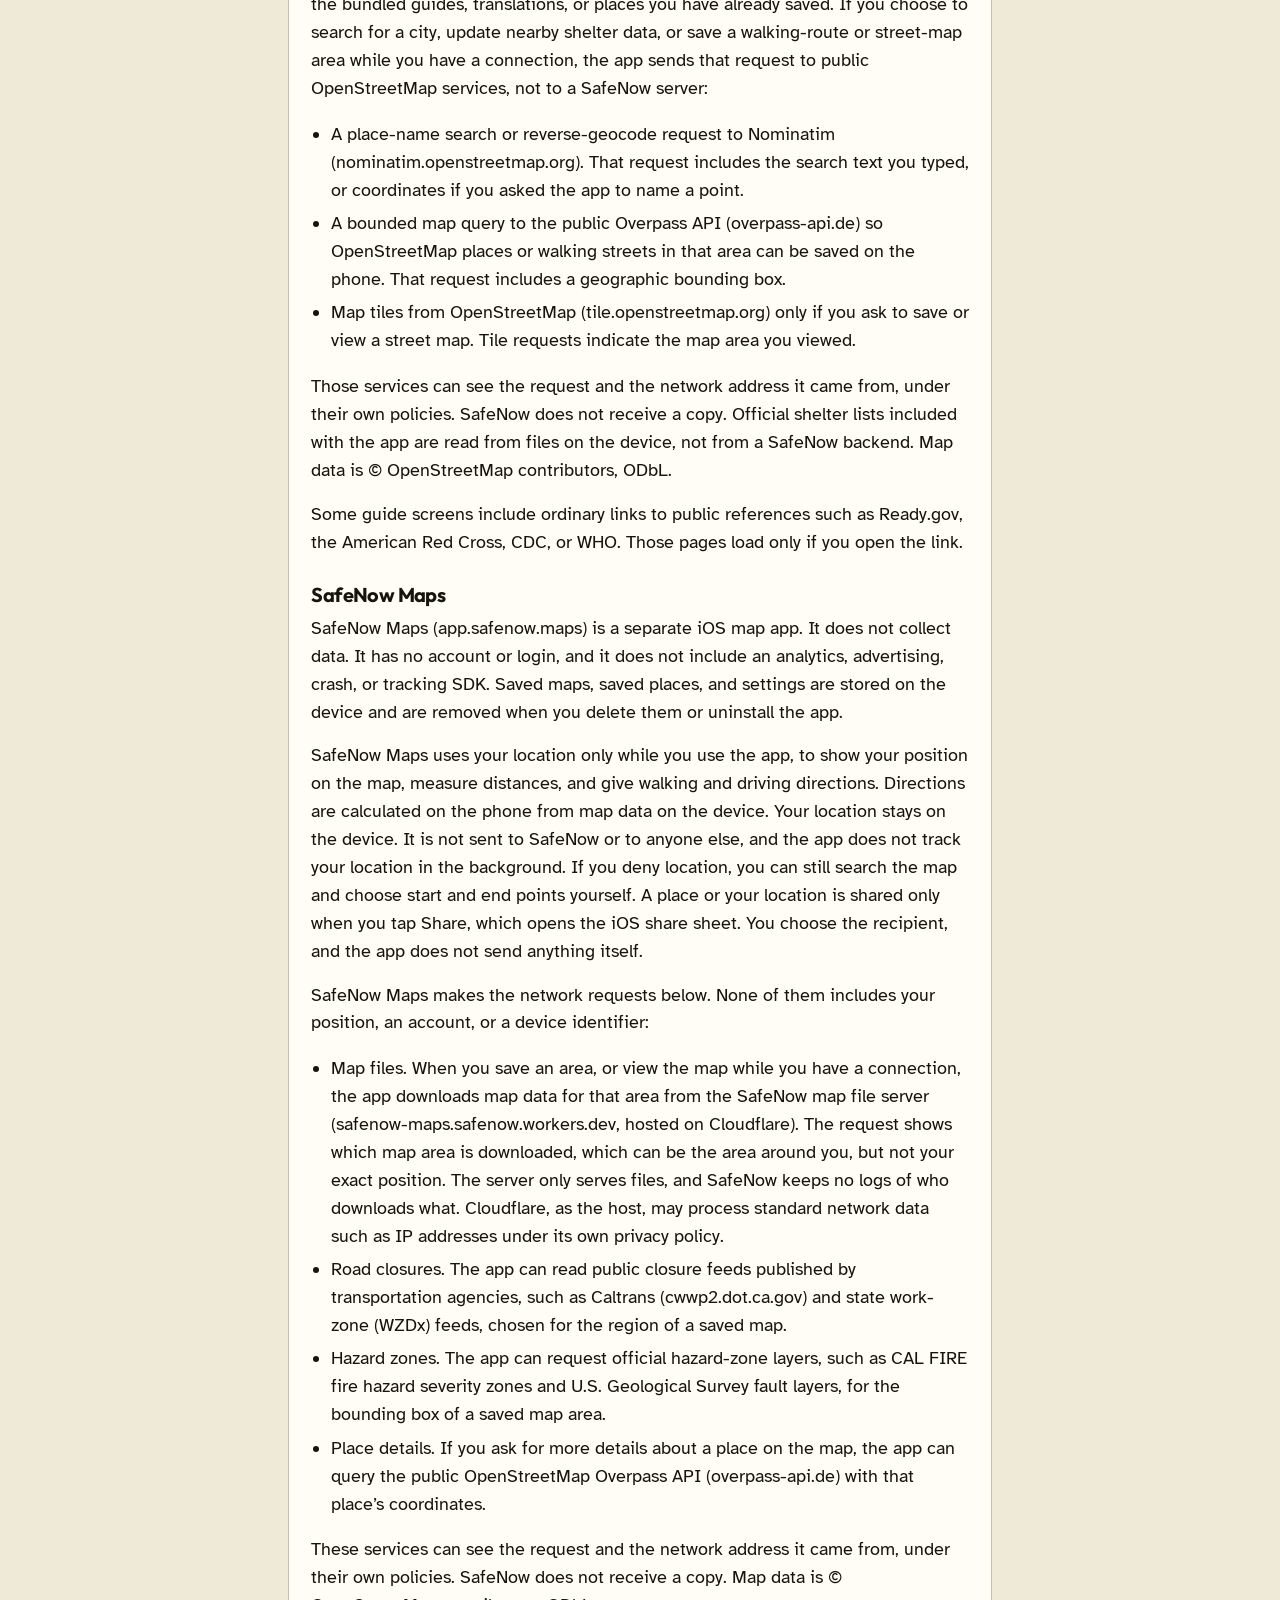
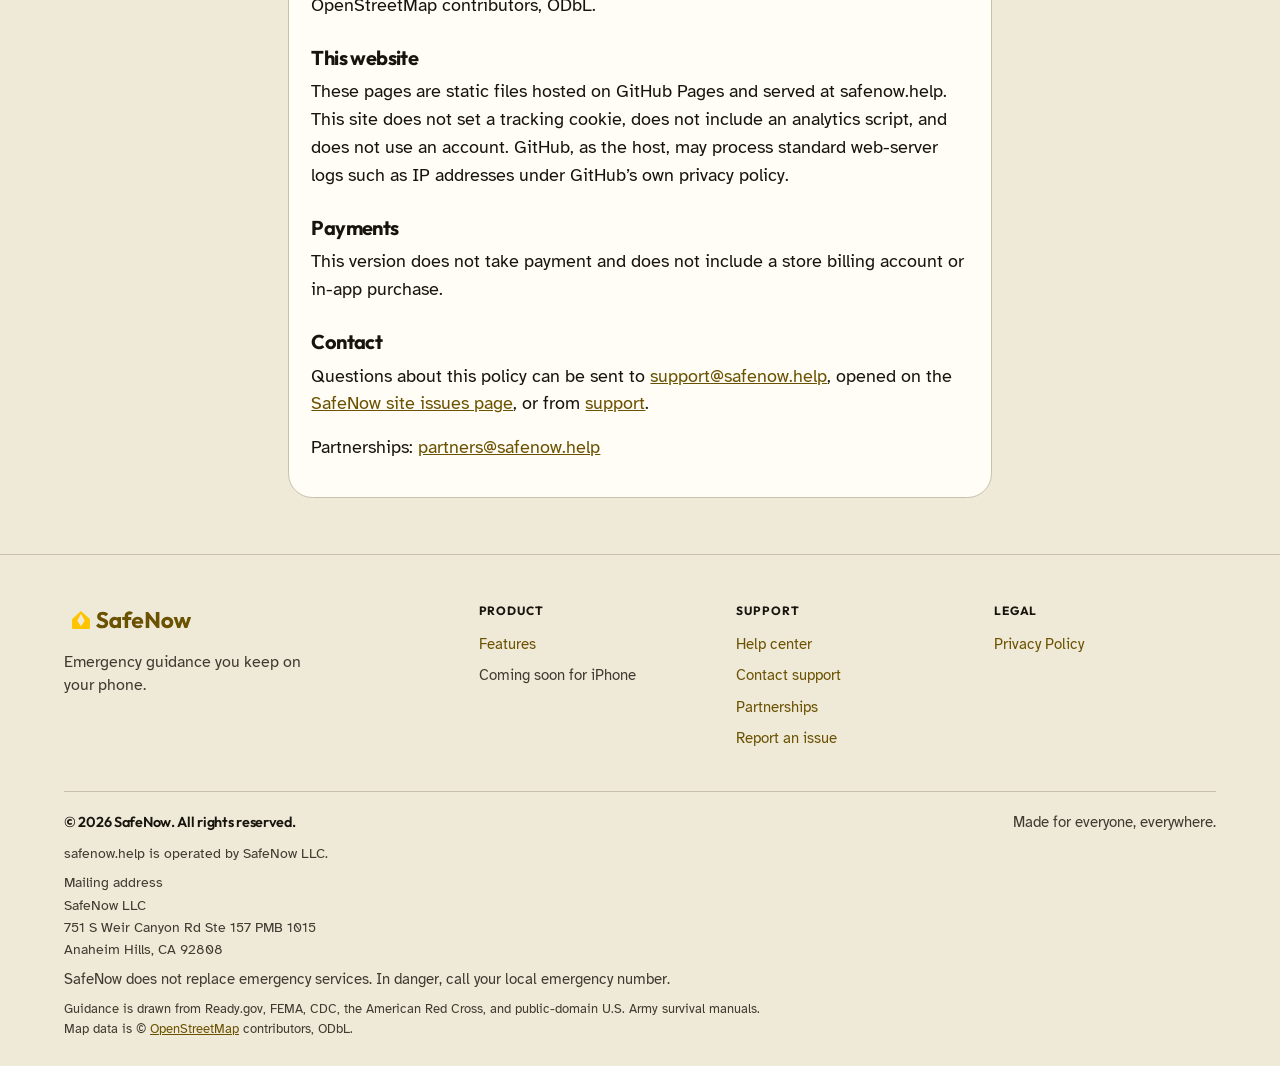
<file: privacy.html>
<!doctype html>
<html lang="en">
  <head>
    <meta charset="UTF-8" />
    <meta name="viewport" content="width=device-width, initial-scale=1" />
    <meta name="robots" content="noindex, follow" />
    <title>SafeNow privacy</title>
    <link rel="canonical" href="https://safenow.help/privacy/" />
    <meta http-equiv="refresh" content="0; url=privacy/" />
    <script>location.replace('privacy/' + location.hash);</script>
  </head>
  <body>
    <p><a href="privacy/">Continue to SafeNow privacy</a></p>
  </body>
</html>
</file>
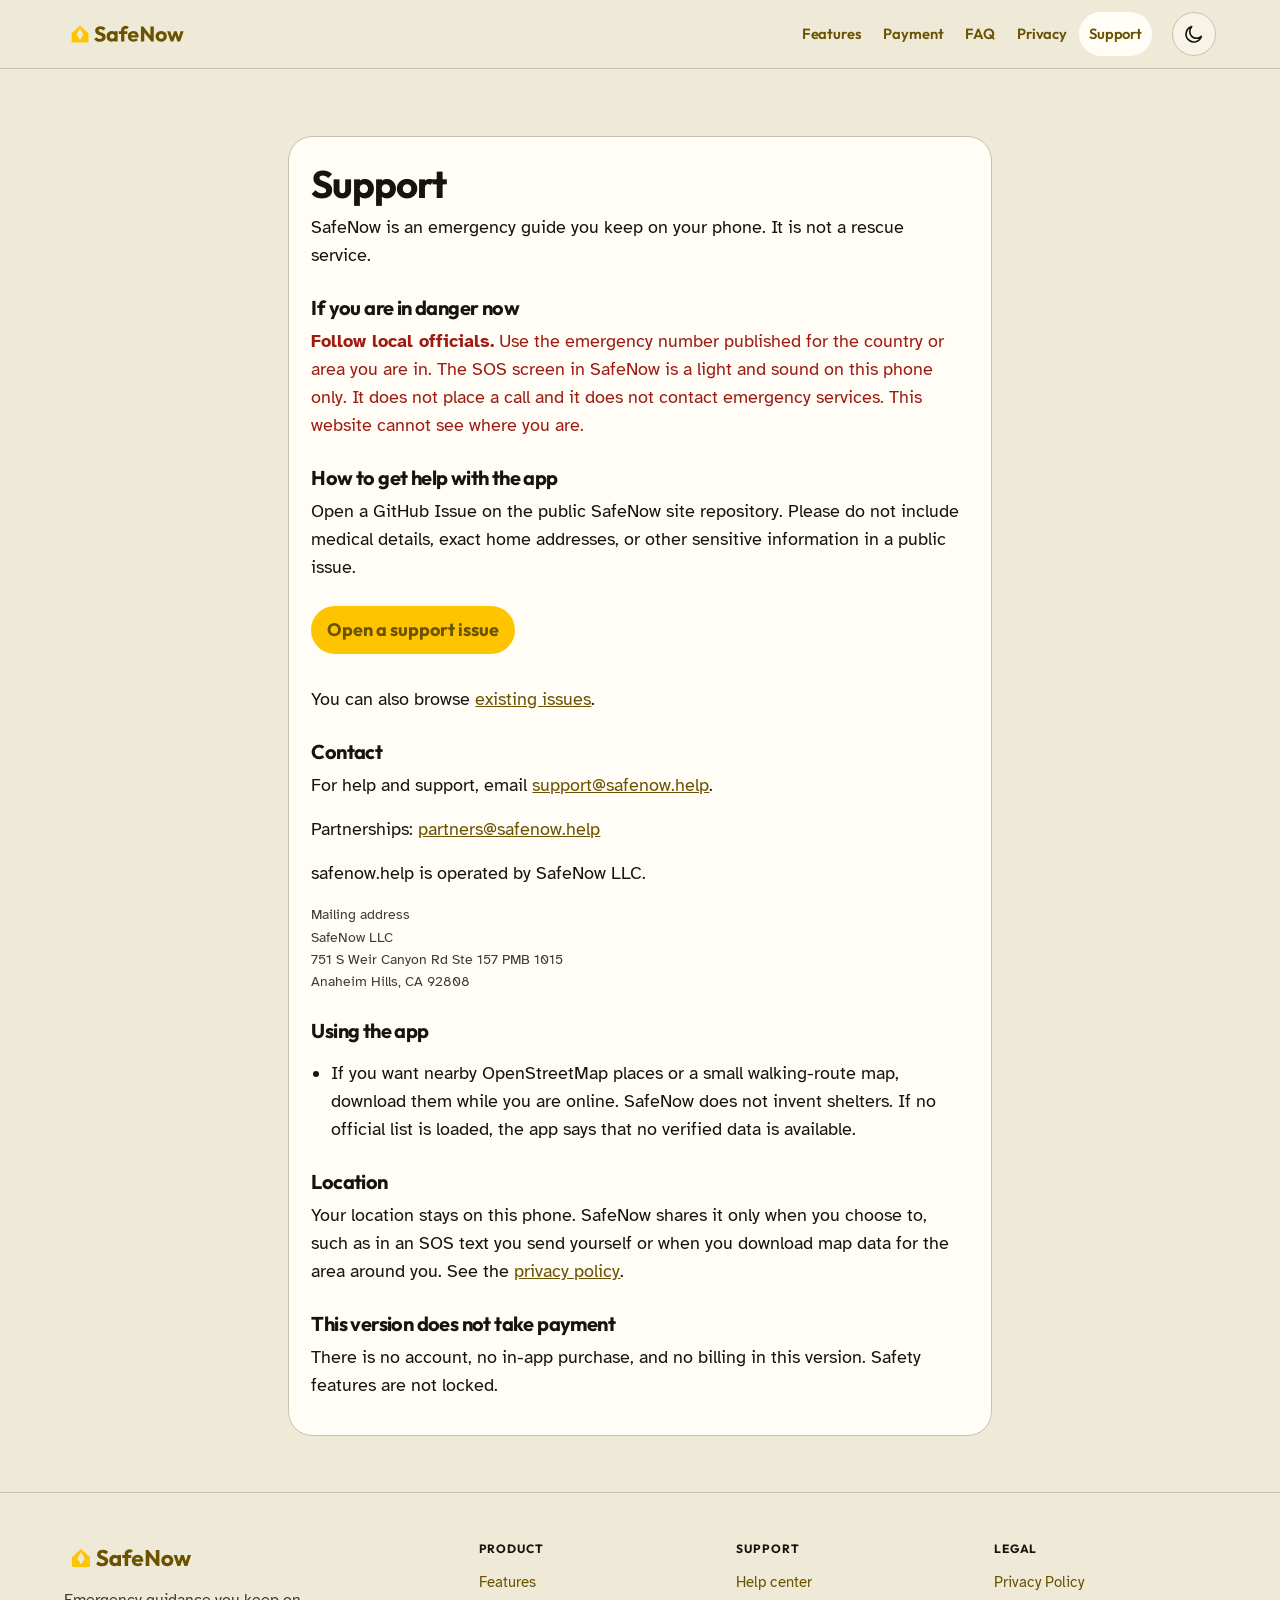
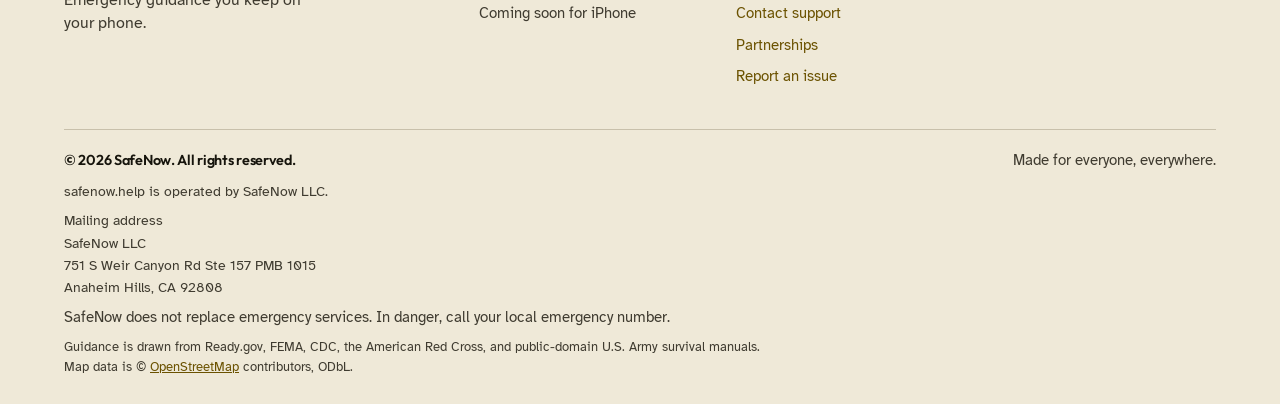
<file: support.html>
<!doctype html>
<html lang="en">
  <head>
    <meta charset="UTF-8" />
    <meta name="viewport" content="width=device-width, initial-scale=1" />
    <meta name="robots" content="noindex, follow" />
    <title>SafeNow support</title>
    <link rel="canonical" href="https://safenow.help/support/" />
    <meta http-equiv="refresh" content="0; url=support/" />
    <script>location.replace('support/' + location.hash);</script>
  </head>
  <body>
    <p><a href="support/">Continue to SafeNow support</a></p>
  </body>
</html>
</file>
<file: styles.css>
/* SafeNow public site. Fonts are self-hosted. No external trackers. */

@font-face {
  font-family: Outfit;
  src: url("fonts/outfit-400.woff2") format("woff2");
  font-weight: 400;
  font-style: normal;
  font-display: swap;
}
@font-face {
  font-family: Outfit;
  src: url("fonts/outfit-600.woff2") format("woff2");
  font-weight: 600;
  font-style: normal;
  font-display: swap;
}
@font-face {
  font-family: Outfit;
  src: url("fonts/outfit-700.woff2") format("woff2");
  font-weight: 700;
  font-style: normal;
  font-display: swap;
}
@font-face {
  font-family: "Atkinson Hyperlegible";
  src: url("fonts/atkinson-400.woff2") format("woff2");
  font-weight: 400;
  font-style: normal;
  font-display: swap;
}
@font-face {
  font-family: "Atkinson Hyperlegible";
  src: url("fonts/atkinson-700.woff2") format("woff2");
  font-weight: 700;
  font-style: normal;
  font-display: swap;
}

:root {
  color-scheme: dark;
  --page: #10110e;
  --bg: #161712;
  --bg-2: #1c1e16;
  --card: #181a14;
  --ink: #f6f3e8;
  --muted: #c4bda8;
  --line: #32342a;
  --yellow: #ffc400;
  --yellow-ink: #1a1400;
  --green: #c6f56a;
  --green-ink: #132006;
  --warn: #ffc9c0;
  --warn-bg: #2a1210;
  --warn-line: #8a3a32;
  --shadow: 0 28px 64px rgba(0, 0, 0, 0.42);
  --header-bg: color-mix(in srgb, var(--page) 86%, transparent);
  --max: 72rem;
  --measure: 40rem;
  --radius: 1.15rem;
  --font: "Atkinson Hyperlegible", "Segoe UI", "Helvetica Neue", system-ui, sans-serif;
  --display: Outfit, "Segoe UI", "Helvetica Neue", system-ui, sans-serif;
}

@media (prefers-color-scheme: light) {
  :root:not([data-theme="dark"]) {
    color-scheme: light;
    --page: #efe9d8;
    --bg: #f7f3e7;
    --bg-2: #fffdf6;
    --card: #fffdf6;
    --ink: #16140c;
    --muted: #3f3b30;
    --line: #c8c0ab;
    --green: #0e6a32;
    --green-ink: #f3fff4;
    --warn: #9d1c12;
    --warn-bg: #fbeceb;
    --warn-line: #d7a39e;
    --shadow: 0 24px 48px rgba(22, 20, 12, 0.1);
  }
}

:root[data-theme="light"] {
  color-scheme: light;
  --page: #efe9d8;
  --bg: #f7f3e7;
  --bg-2: #fffdf6;
  --card: #fffdf6;
  --ink: #16140c;
  --muted: #3f3b30;
  --line: #c8c0ab;
  --green: #0e6a32;
  --green-ink: #f3fff4;
  --warn: #9d1c12;
  --warn-bg: #fbeceb;
  --warn-line: #d7a39e;
  --shadow: 0 24px 48px rgba(22, 20, 12, 0.1);
}

:root[data-theme="dark"] {
  color-scheme: dark;
  --page: #10110e;
  --bg: #161712;
  --bg-2: #1c1e16;
  --card: #181a14;
  --ink: #f6f3e8;
  --muted: #c4bda8;
  --line: #32342a;
  --green: #c6f56a;
  --green-ink: #132006;
  --warn: #ffc9c0;
  --warn-bg: #2a1210;
  --warn-line: #8a3a32;
  --shadow: 0 28px 64px rgba(0, 0, 0, 0.42);
}

*, *::before, *::after { box-sizing: border-box; }

html {
  scroll-behavior: smooth;
  scroll-padding-top: 5.5rem;
  overflow-x: clip;
}

body {
  margin: 0;
  background: var(--page);
  color: var(--ink);
  font-family: var(--font);
  font-size: 1.125rem;
  line-height: 1.55;
  min-height: 100vh;
  text-rendering: optimizeLegibility;
}

img, picture, video, svg, .device, .device-screen { max-width: 100%; }
img, picture { height: auto; display: block; }
img { max-width: 100%; }
a { color: var(--yellow); }
a:hover { text-decoration-thickness: 2px; }

@media (prefers-color-scheme: light) {
  :root:not([data-theme="dark"]) a { color: #6b5200; }
}
:root[data-theme="light"] a { color: #6b5200; }
:root[data-theme="dark"] a { color: var(--yellow); }

a.brand,
a.footer-brand,
a.brand:hover,
a.footer-brand:hover,
:root[data-theme="light"] a.brand,
:root[data-theme="light"] a.footer-brand,
:root[data-theme="dark"] a.brand,
:root[data-theme="dark"] a.footer-brand {
  color: var(--ink);
}

:focus-visible {
  outline: 3px solid var(--yellow);
  outline-offset: 3px;
}

.skip {
  position: absolute;
  left: 12px;
  top: -48px;
  z-index: 30;
  background: var(--yellow);
  color: var(--yellow-ink);
  font-weight: 700;
  text-decoration: none;
  padding: 10px 14px;
  border-radius: 999px;
}
.skip:focus { top: 8px; }

.wrap {
  width: min(100% - 2rem, var(--max));
  margin-inline: auto;
  max-width: 100%;
  min-width: 0;
}

h1, h2, h3, h4 {
  font-family: var(--display);
  font-weight: 700;
  letter-spacing: -0.03em;
  line-height: 1.12;
  margin: 0 0 0.7rem;
}
h1 { font-size: clamp(2.35rem, 5.4vw, 4.15rem); }
h2 { font-size: clamp(1.7rem, 3vw, 2.35rem); }
h3 { font-size: 1.2rem; letter-spacing: -0.02em; }
p { margin: 0 0 1rem; }

/* Header */
.site-header {
  position: sticky;
  top: 0;
  z-index: 20;
  background: var(--header-bg);
  backdrop-filter: blur(16px);
  -webkit-backdrop-filter: blur(16px);
  border-bottom: 1px solid var(--line);
}
.header-inner {
  display: flex;
  align-items: center;
  gap: 12px 20px;
  min-height: 4.25rem;
  padding: 0.55rem 0;
}
.brand,
.footer-brand {
  display: inline-flex;
  align-items: center;
  text-decoration: none;
  flex: 0 0 auto;
}
.brand:hover,
.footer-brand:hover { text-decoration: none; }
.brand-lockup {
  height: 28px;
  width: auto;
  display: block;
}
.footer-brand { margin: 0 0 1rem; }
.footer-brand .brand-lockup { height: 32px; }

.header-tools {
  display: flex;
  align-items: center;
  gap: 8px;
  margin-left: auto;
}

.site-nav-desktop { display: none; }
.site-nav {
  display: none;
  align-items: center;
  flex-wrap: wrap;
  gap: 4px 2px;
}
.site-nav a {
  color: var(--ink);
  text-decoration: none;
  font-family: var(--display);
  font-weight: 600;
  font-size: 0.92rem;
  letter-spacing: -0.01em;
  padding: 8px 10px;
  border-radius: 999px;
  min-height: 44px;
  display: inline-flex;
  align-items: center;
}
.site-nav a:hover,
.site-nav a[aria-current="page"] {
  background: var(--bg-2);
  text-decoration: none;
}

.nav-menu {
  position: relative;
}
.nav-menu > summary {
  list-style: none;
  cursor: pointer;
  font-family: var(--display);
  font-weight: 600;
  font-size: 0.92rem;
  min-height: 44px;
  min-width: 44px;
  padding: 8px 12px;
  border-radius: 999px;
  border: 1px solid var(--line);
  background: var(--bg);
  color: var(--ink);
  display: inline-flex;
  align-items: center;
  justify-content: center;
}
.nav-menu > summary::-webkit-details-marker { display: none; }
.nav-menu[open] > summary { background: var(--bg-2); }
.nav-menu .site-nav {
  display: flex;
  flex-direction: column;
  position: absolute;
  right: 0;
  top: calc(100% + 8px);
  min-width: 14rem;
  padding: 8px;
  background: var(--card);
  border: 1px solid var(--line);
  border-radius: 16px;
  box-shadow: var(--shadow);
}

.theme-toggle {
  appearance: none;
  border: 1px solid var(--line);
  background: var(--bg);
  color: var(--ink);
  width: 44px;
  height: 44px;
  border-radius: 999px;
  display: inline-flex;
  align-items: center;
  justify-content: center;
  cursor: pointer;
  padding: 0;
}
.theme-toggle:hover { background: var(--bg-2); }
.theme-toggle svg { width: 22px; height: 22px; fill: none; stroke: currentColor; stroke-width: 1.8; stroke-linecap: round; stroke-linejoin: round; }
.theme-toggle .icon-dark { display: none; }

@media (prefers-color-scheme: light) {
  :root:not([data-theme="dark"]) .theme-toggle .icon-light { display: none; }
  :root:not([data-theme="dark"]) .theme-toggle .icon-dark { display: block; }
}
:root[data-theme="light"] .theme-toggle .icon-light { display: none; }
:root[data-theme="light"] .theme-toggle .icon-dark { display: block; }
:root[data-theme="dark"] .theme-toggle .icon-light { display: block; }
:root[data-theme="dark"] .theme-toggle .icon-dark { display: none; }

@media (min-width: 880px) {
  .nav-menu { display: none; }
  .site-nav-desktop {
    display: flex;
    flex-direction: row;
    margin-left: auto;
    align-items: center;
    flex-wrap: wrap;
    gap: 4px 2px;
  }
  .header-tools { margin-left: 0; }
  .brand-lockup { height: 32px; }
}

/* Hero */
.hero {
  position: relative;
  overflow: hidden;
  padding: 2.6rem 0 3.4rem;
}
.hero-glow {
  position: absolute;
  inset: -20% -10% auto 30%;
  height: 28rem;
  background:
    radial-gradient(closest-side, color-mix(in srgb, var(--yellow) 22%, transparent), transparent 70%);
  pointer-events: none;
}
.hero-grid {
  position: relative;
  display: grid;
  gap: 2.4rem;
  align-items: center;
  min-width: 0;
}
.hero-copy { max-width: 38rem; }
.hero-visual {
  display: flex;
  justify-content: center;
  position: relative;
  z-index: 1;
}

.app-icon {
  width: 72px;
  height: 72px;
  border-radius: 18px;
  box-shadow: 0 10px 24px rgba(0, 0, 0, 0.28);
  margin: 0 0 1.15rem;
}

.eyebrow,
.pill {
  display: inline-flex;
  align-items: center;
  gap: 8px;
  margin: 0 8px 1rem 0;
  padding: 6px 12px;
  border-radius: 999px;
  font-family: var(--display);
  font-weight: 600;
  font-size: 0.82rem;
  letter-spacing: 0.01em;
  line-height: 1.3;
  border: 1px solid var(--line);
  background: var(--bg);
  color: var(--ink);
}
.pill-lime {
  background: var(--green);
  color: var(--green-ink);
  border-color: transparent;
}
.pill-muted { color: var(--muted); }

.lede {
  font-size: 1.2rem;
  color: var(--ink);
  max-width: 36rem;
}
.hero p { margin: 0 0 1rem; }
.muted, .fine { color: var(--muted); }

.hero-actions {
  display: flex;
  flex-wrap: wrap;
  gap: 10px;
  margin: 1.15rem 0 1rem;
}
.store-row {
  display: flex;
  flex-wrap: wrap;
  gap: 8px;
  margin: 0 0 1rem;
}

.btn {
  display: inline-flex;
  align-items: center;
  justify-content: center;
  gap: 8px;
  min-height: 48px;
  padding: 10px 18px;
  border-radius: 999px;
  font-family: var(--display);
  font-weight: 700;
  font-size: 1rem;
  letter-spacing: -0.01em;
  text-decoration: none;
  border: 1px solid transparent;
  cursor: pointer;
}
.btn:hover { text-decoration: none; }

a.btn-primary,
.btn-primary {
  background: var(--yellow);
  color: var(--yellow-ink);
}
a.btn-primary:hover,
.btn-primary:hover {
  filter: brightness(1.06);
  color: var(--yellow-ink);
}

a.btn-ghost,
.btn-ghost {
  background: transparent;
  color: var(--ink);
  border-color: var(--line);
}
a.btn-ghost:hover,
.btn-ghost:hover {
  border-color: var(--ink);
  color: var(--ink);
}

.store-soon {
  display: inline-flex;
  align-items: center;
  gap: 8px;
  min-height: 48px;
  padding: 8px 16px;
  border-radius: 14px;
  border: 1px solid var(--line);
  background: var(--bg);
  color: var(--ink);
  font-family: var(--display);
  font-weight: 600;
  font-size: 0.92rem;
  line-height: 1.2;
}
.store-soon small {
  display: block;
  font-size: 0.72rem;
  font-weight: 600;
  color: var(--muted);
  letter-spacing: 0.02em;
  text-transform: uppercase;
}
.store-soon span { display: block; }

.status {
  color: var(--muted);
  font-size: 1rem;
  margin: 0;
}

/* Phone device frame */
.device {
  width: min(100%, 280px);
  background: #0b0c09;
  border-radius: 2.55rem;
  padding: 0.62rem;
  box-shadow:
    0 0 0 1px #2a2c26,
    inset 0 1px 0 rgba(255, 255, 255, 0.08),
    var(--shadow),
    0 0 80px color-mix(in srgb, var(--yellow) 12%, transparent);
}
@media (prefers-color-scheme: light) {
  :root:not([data-theme="dark"]) .device { background: #1a1c16; }
}
:root[data-theme="light"] .device { background: #1a1c16; }
.device-screen {
  border-radius: 2.05rem;
  overflow: hidden;
  background: #10110e;
  aspect-ratio: 390 / 844;
}
.device-screen img,
.device-screen picture,
.device-screen picture img {
  width: 100%;
  height: 100%;
  object-fit: cover;
  object-position: top center;
}
.device figcaption,
.phone-caption {
  text-align: center;
  font-size: 0.95rem;
  color: var(--muted);
  margin: 0.85rem 0 0;
}

/* Baked-frame app shots (hero, gallery, features): shadow only. Do not add .device chrome. */
.device-shadow {
  width: min(100%, 300px);
  margin: 0;
  filter: none;
  box-shadow:
    var(--shadow),
    0 0 80px color-mix(in srgb, var(--yellow) 12%, transparent);
}
.device-shadow img,
.device-shadow picture,
.device-shadow picture img {
  width: 100%;
  height: auto;
  display: block;
}

@media (min-width: 880px) {
  .hero { padding: 3.6rem 0 4.6rem; }
  .hero-grid {
    grid-template-columns: 1fr 0.82fr;
    gap: 3rem;
    align-items: center;
  }
  .hero-visual { justify-content: flex-end; }
  .device { width: min(100%, 300px); }
  .device-shadow { width: min(100%, 300px); }
}

/* Sections */
.section { padding: 3.4rem 0; }
.section-head {
  max-width: 40rem;
  margin-bottom: 2rem;
}
.section-head p { margin: 0; color: var(--muted); }
.kicker {
  font-family: var(--display);
  font-weight: 600;
  font-size: 0.8rem;
  letter-spacing: 0.08em;
  text-transform: uppercase;
  color: #8a7200;
  margin: 0 0 0.55rem;
}
:root[data-theme="dark"] .kicker { color: var(--yellow); }
@media (prefers-color-scheme: dark) {
  :root:not([data-theme="light"]) .kicker { color: var(--yellow); }
}

.band { background: var(--bg); border-block: 1px solid var(--line); }

.shot-gallery {
  display: grid;
  gap: 2rem 1.6rem;
  grid-template-columns: minmax(0, 1fr);
  justify-items: center;
  width: 100%;
  min-width: 0;
}
.shot-gallery > * {
  min-width: 0;
  max-width: 100%;
  display: flex;
  flex-direction: column;
  align-items: center;
}
.shot-gallery .device,
.shot-gallery .device-shadow { width: min(100%, 260px); }
.shot-gallery .phone-caption { margin-top: 0.75rem; }

@media (min-width: 720px) {
  .shot-gallery { grid-template-columns: repeat(2, minmax(0, 1fr)); }
  .shot-gallery .device,
  .shot-gallery .device-shadow { width: min(100%, 230px); }
}
@media (min-width: 960px) {
  .shot-gallery { grid-template-columns: repeat(3, minmax(0, 1fr)); }
}

.feature-row {
  display: grid;
  gap: 1.6rem;
  margin-bottom: 3rem;
  align-items: center;
  justify-items: center;
  min-width: 0;
}
.feature-row .feature-copy {
  min-width: 0;
  max-width: 100%;
  justify-self: stretch;
}
.feature-row .device,
.feature-row .device-shadow { max-width: 100%; }
.feature-row:last-of-type { margin-bottom: 0; }
.feature-copy p { margin: 0.45rem 0 0; color: var(--muted); }
.feature-copy h3 { font-size: 1.55rem; margin-bottom: 0.35rem; }
@media (min-width: 880px) {
  .feature-row {
    grid-template-columns: 1fr 300px;
    gap: 3rem;
  }
  .feature-row.flip { grid-template-columns: 300px 1fr; }
  .feature-row.flip .feature-copy { order: 2; }
  .feature-row .device,
  .feature-row .device-shadow { width: min(100%, 300px); }
}

.card-grid {
  display: grid;
  gap: 1rem;
}
@media (min-width: 640px) { .card-grid { grid-template-columns: 1fr 1fr; } }
@media (min-width: 960px) { .card-grid.cards-4, .card-grid { grid-template-columns: 1fr 1fr 1fr 1fr; } }
@media (min-width: 960px) { .card-grid.cards-3 { grid-template-columns: 1fr 1fr 1fr; } }

.card {
  background: var(--card);
  border: 1px solid var(--line);
  border-radius: var(--radius);
  padding: 1.2rem 1.15rem 1.25rem;
}
.card p { margin: 0; color: var(--muted); }
.card h3 { margin-bottom: 0.45rem; font-size: 1.15rem; }
.card svg {
  width: 28px;
  height: 28px;
  margin-bottom: 0.7rem;
  stroke: var(--yellow);
  fill: none;
  stroke-width: 1.8;
  stroke-linecap: round;
  stroke-linejoin: round;
}
:root[data-theme="light"] .card svg { stroke: #6b5200; }
@media (prefers-color-scheme: light) {
  :root:not([data-theme="dark"]) .card svg { stroke: #6b5200; }
}

.steps {
  list-style: none;
  margin: 0;
  padding: 0;
  display: grid;
  gap: 1rem;
  counter-reset: step;
}
.steps li {
  background: var(--card);
  border: 1px solid var(--line);
  border-radius: var(--radius);
  padding: 1.2rem 1.2rem 1.2rem 4.4rem;
  position: relative;
}
.steps li::before {
  counter-increment: step;
  content: counter(step, decimal-leading-zero);
  position: absolute;
  left: 1.1rem;
  top: 1.15rem;
  font-family: var(--display);
  font-weight: 700;
  color: var(--yellow-ink);
  background: var(--yellow);
  width: 2.1rem;
  height: 2.1rem;
  border-radius: 999px;
  display: flex;
  align-items: center;
  justify-content: center;
  font-size: 0.85rem;
  letter-spacing: 0;
}
.steps h3 { margin: 0 0 0.35rem; }
.steps p { margin: 0; color: var(--muted); }
@media (min-width: 880px) {
  .steps { grid-template-columns: 1fr 1fr 1fr; }
}

.panel {
  background: var(--card);
  border: 1px solid var(--line);
  border-radius: calc(var(--radius) + 4px);
  padding: 1.35rem 1.3rem;
}
.panel + .panel { margin-top: 1rem; }
.panel p:last-child { margin-bottom: 0; }

.warn-panel {
  background: var(--warn-bg);
  border-color: var(--warn-line);
}
.warn, .warn-panel p strong { color: var(--warn); }
.warn-panel h2 { margin-bottom: 0.9rem; }

.price-grid {
  display: grid;
  gap: 1rem;
}
@media (min-width: 760px) { .price-grid { grid-template-columns: 1fr 1fr; } }
.price-card h3 { font-size: 1.3rem; }
.price-card .amount {
  font-family: var(--display);
  font-size: 2.4rem;
  font-weight: 700;
  letter-spacing: -0.04em;
  margin: 0.15rem 0 0.6rem;
  color: var(--ink);
}
.tag {
  display: inline-flex;
  align-items: center;
  font-family: var(--display);
  font-weight: 600;
  font-size: 0.75rem;
  letter-spacing: 0.06em;
  text-transform: uppercase;
  padding: 4px 9px;
  border-radius: 999px;
  background: var(--green);
  color: var(--green-ink);
  margin-bottom: 0.7rem;
}
.tag-soon {
  background: transparent;
  color: var(--ink);
  border: 1px solid var(--line);
}

.lang-list {
  list-style: none;
  margin: 0;
  padding: 0;
  display: flex;
  flex-wrap: wrap;
  gap: 8px;
}
.lang-list li {
  border: 1px solid var(--line);
  background: var(--bg);
  border-radius: 999px;
  padding: 6px 12px;
  font-size: 0.98rem;
}

.promise-grid { display: grid; gap: 1rem; }
@media (min-width: 760px) { .promise-grid { grid-template-columns: 1fr 1fr; } }

.faq { max-width: 48rem; }
.faq details {
  border: 1px solid var(--line);
  background: var(--card);
  border-radius: 16px;
  padding: 0;
  margin: 0 0 0.7rem;
}
.faq summary {
  cursor: pointer;
  font-family: var(--display);
  font-weight: 600;
  font-size: 1.05rem;
  letter-spacing: -0.02em;
  padding: 1rem 3rem 1rem 1.15rem;
  position: relative;
  list-style: none;
  min-height: 48px;
}
.faq summary::-webkit-details-marker { display: none; }
.faq summary::after {
  content: "+";
  position: absolute;
  right: 1.1rem;
  top: 50%;
  transform: translateY(-50%);
  color: var(--muted);
  font-weight: 500;
  font-size: 1.3rem;
}
.faq details[open] summary::after { content: "–"; }
.faq details p {
  margin: 0;
  padding: 0 1.15rem 1.1rem;
  color: var(--muted);
}
.faq details p + p { padding-top: 0; }

/* Doc pages */
.doc {
  max-width: 44rem;
  margin: 2rem auto 3.5rem;
  background: var(--card);
  border: 1px solid var(--line);
  border-radius: calc(var(--radius) + 6px);
  padding: 1.6rem 1.4rem 1.2rem;
}
.doc h1 { font-size: clamp(1.8rem, 4vw, 2.4rem); }
.doc h2 { font-size: 1.25rem; margin: 1.7rem 0 0.55rem; }
.doc .lede, .doc .dateline { color: var(--muted); font-size: 1rem; }
.doc ul, .doc ol { padding-left: 1.2rem; }
.doc li { margin: 0.35rem 0; }

.cta {
  display: inline-flex;
  align-items: center;
  background: var(--yellow);
  color: var(--yellow-ink);
  text-decoration: none;
  font-family: var(--display);
  font-weight: 700;
  padding: 10px 16px;
  border-radius: 999px;
  margin: 8px 0 16px;
  min-height: 48px;
}
a.cta, a.cta:hover { color: var(--yellow-ink); text-decoration: none; }
.cta:hover { filter: brightness(1.05); }

.page-hero {
  padding: 2.2rem 0 0;
}
.page-hero h1 { margin-bottom: 0.5rem; }

/* Footer */
.site-footer {
  border-top: 1px solid var(--line);
  margin-top: 2.5rem;
  padding: 3rem 0 0;
  color: var(--muted);
  font-size: 0.95rem;
}
.footer-top {
  display: grid;
  gap: 2.1rem 2rem;
  align-items: start;
}
.footer-brand-col { min-width: 0; }
.footer-brand { margin: 0 0 0.85rem; }
.footer-brand .brand-lockup { height: 34px; }
.footer-tagline {
  margin: 0;
  max-width: 16.5rem;
  color: var(--muted);
  font-size: 1rem;
  line-height: 1.45;
}
.footer-heading {
  font-family: var(--display);
  font-weight: 700;
  font-size: 0.75rem;
  letter-spacing: 0.08em;
  text-transform: uppercase;
  line-height: 1.3;
  color: var(--ink);
  margin: 0 0 0.85rem;
}
.footer-list {
  list-style: none;
  margin: 0;
  padding: 0;
}
.footer-list li { margin: 0 0 0.5rem; }
.footer-list li:last-child { margin-bottom: 0; }
.footer-list a,
:root[data-theme="light"] .footer-list a,
:root[data-theme="dark"] .footer-list a {
  color: var(--ink);
  text-decoration: none;
}
.footer-list a:hover,
:root[data-theme="light"] .footer-list a:hover,
:root[data-theme="dark"] .footer-list a:hover {
  text-decoration: underline;
  text-underline-offset: 3px;
}
.footer-coming-soon {
  color: var(--muted);
}
.footer-bottom {
  border-top: 1px solid var(--line);
  margin-top: 2.5rem;
  padding: 1.2rem 0 1.7rem;
  display: grid;
  gap: 0.45rem;
}
.footer-bottom p { margin: 0; }
.footer-bottom-primary {
  display: flex;
  flex-wrap: wrap;
  justify-content: space-between;
  gap: 0.35rem 1.5rem;
  align-items: baseline;
}
.footer-copy {
  color: var(--ink);
  font-family: var(--display);
  font-weight: 600;
  font-size: 0.9rem;
  letter-spacing: -0.02em;
}
.footer-everywhere {
  color: var(--muted);
}
.footer-disclaimer {
  max-width: 42rem;
}
.footer-credits {
  font-size: 0.82rem;
}
.footer-credits a,
:root[data-theme="light"] .footer-credits a,
:root[data-theme="dark"] .footer-credits a {
  color: var(--ink);
}
@media (min-width: 640px) {
  .footer-top {
    grid-template-columns: repeat(3, minmax(0, 1fr));
  }
  .footer-brand-col { grid-column: 1 / -1; }
}
@media (min-width: 900px) {
  .footer-top {
    grid-template-columns: minmax(14rem, 1.45fr) repeat(3, minmax(0, 0.85fr));
    gap: 2.4rem 2.2rem;
  }
  .footer-brand-col { grid-column: auto; padding-right: 1rem; }
}


@media (prefers-reduced-motion: reduce) {
  html { scroll-behavior: auto; }
  *, *::before, *::after {
    animation: none !important;
    transition: none !important;
  }
}

@media print {
  .site-header, .theme-toggle, .hero-glow, .hero-actions, .store-row, .nav-menu { display: none !important; }
  body, .doc, .panel, .card { background: #fff; color: #000; }
  a { color: #000; }
}


/* Theme-scoped `a` colors beat `.btn-primary` without these overrides. */
a.btn-primary,
a.cta,
:root[data-theme="dark"] a.btn-primary,
:root[data-theme="light"] a.btn-primary,
:root[data-theme="dark"] a.cta,
:root[data-theme="light"] a.cta {
  color: var(--yellow-ink);
}
a.btn-primary:hover,
a.cta:hover,
:root[data-theme="dark"] a.btn-primary:hover,
:root[data-theme="light"] a.btn-primary:hover,
:root[data-theme="dark"] a.cta:hover,
:root[data-theme="light"] a.cta:hover {
  color: var(--yellow-ink);
  text-decoration: none;
}
a.btn-ghost,
:root[data-theme="dark"] a.btn-ghost,
:root[data-theme="light"] a.btn-ghost {
  color: var(--ink);
}
a.btn-ghost:hover,
:root[data-theme="dark"] a.btn-ghost:hover,
:root[data-theme="light"] a.btn-ghost:hover {
  color: var(--ink);
  text-decoration: none;
}

.footer-operator,
.footer-address {
  font-size: 0.9rem;
  color: var(--muted);
  max-width: 42rem;
}
</file>
